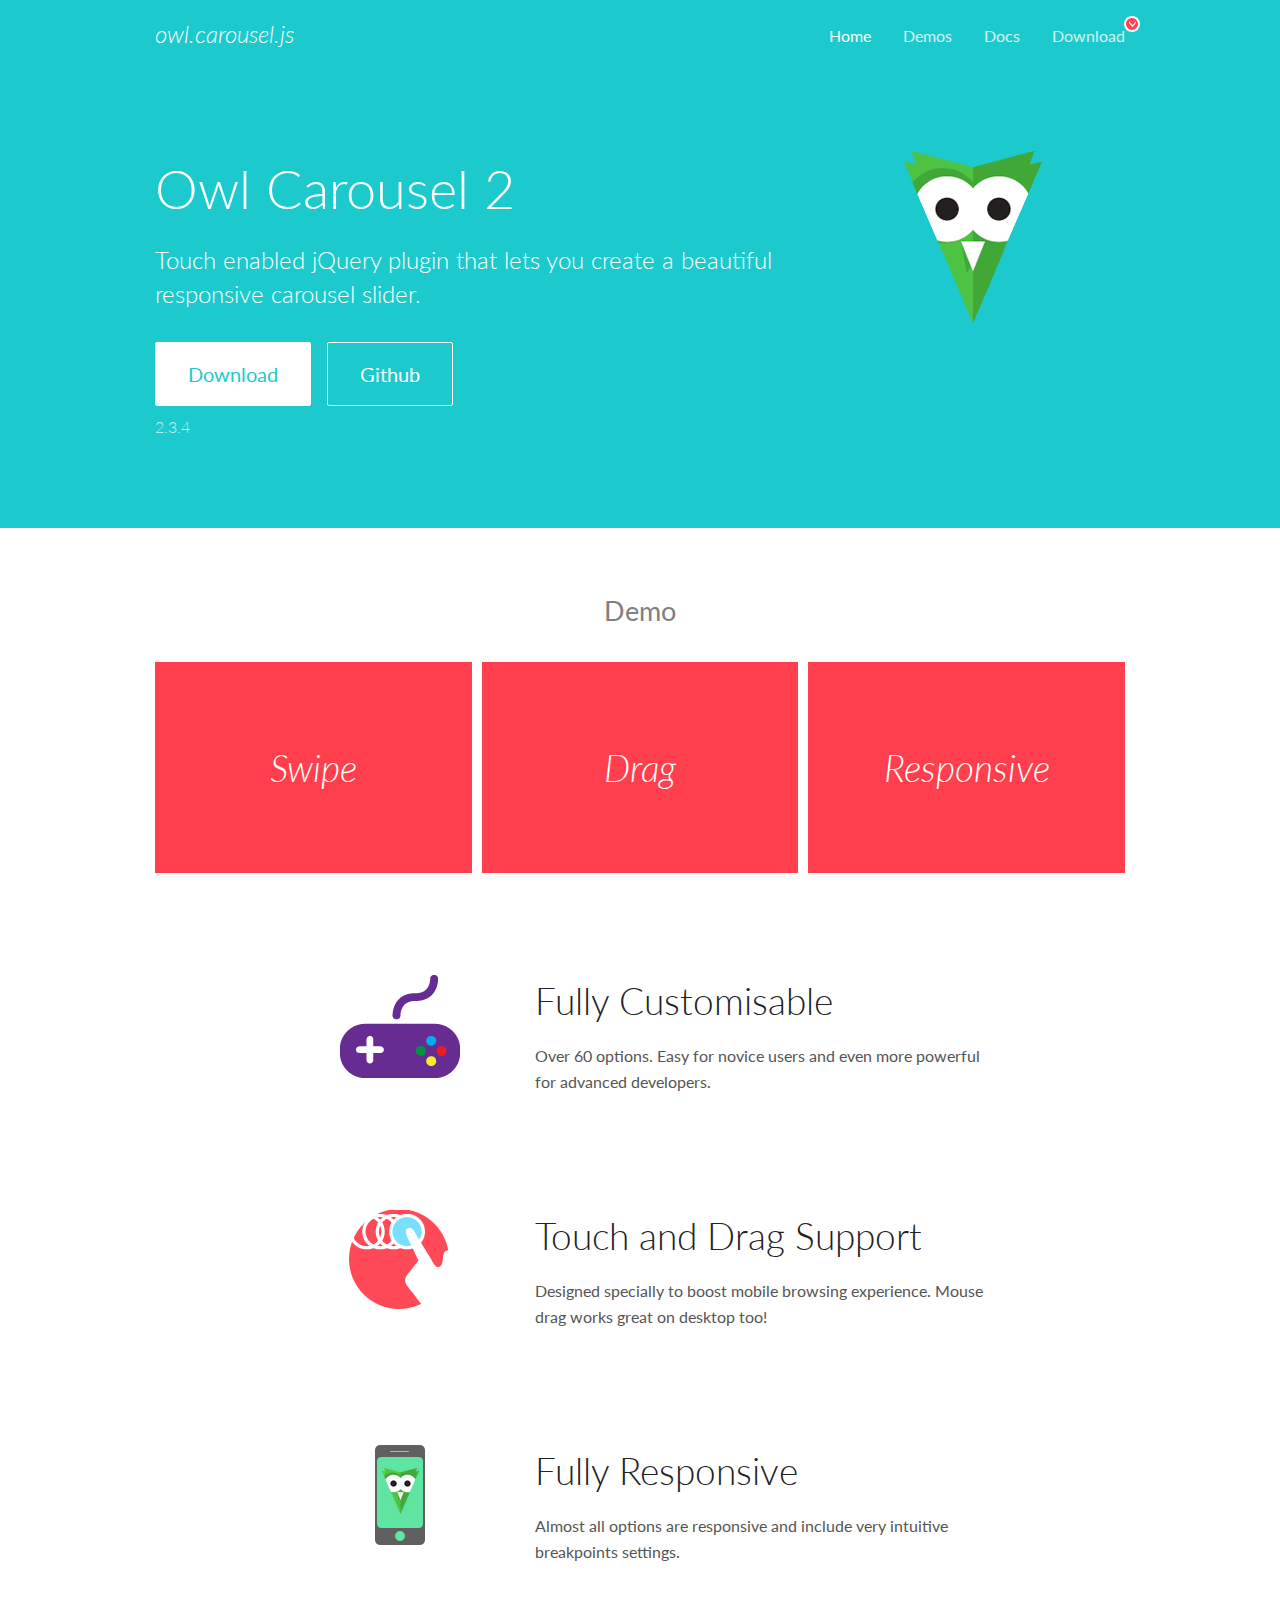
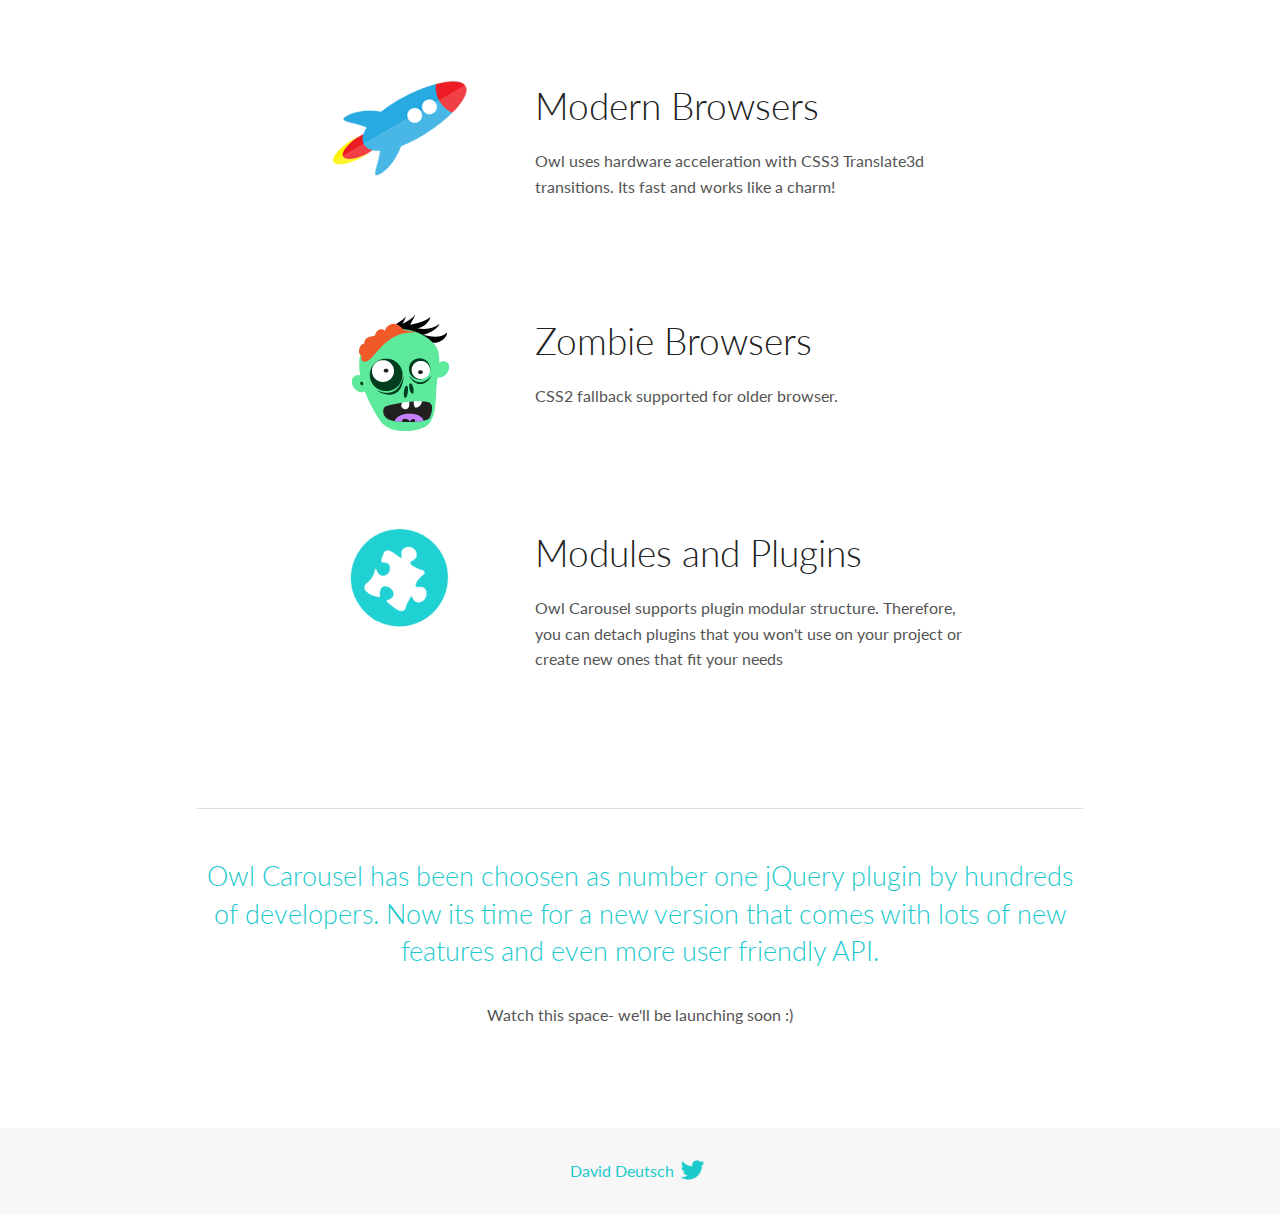
<file: assets/plugins/owl-carousel/docs/index.html>
<!DOCTYPE html>
<html lang="en">
  <head>

    <!-- head -->
    <meta charset="utf-8">
    <meta name="msapplication-tap-highlight" content="no" />
    <meta name="viewport" content="width=device-width, initial-scale=1.0" />
    <meta name="description" content="Touch enabled jQuery plugin that lets you create beautiful responsive carousel slider.">
    <meta name="author" content="David Deutsch">
    <title>
      Home | Owl Carousel | 2.3.4
    </title>

    <!-- Stylesheets -->
    <link href='https://fonts.googleapis.com/css?family=Lato:300,400,700,400italic,300italic' rel='stylesheet' type='text/css'>
    <link rel="stylesheet" href="assets/css/docs.theme.min.css">

    <!-- Owl Stylesheets -->
    <link rel="stylesheet" href="assets/owlcarousel/assets/owl.carousel.min.css">
    <link rel="stylesheet" href="assets/owlcarousel/assets/owl.theme.default.min.css">

    <!-- HTML5 shim and Respond.js IE8 support of HTML5 elements and media queries -->

    <!--[if lt IE 9]>
      <script src="https://oss.maxcdn.com/libs/html5shiv/3.7.0/html5shiv.js"></script>
      <script src="https://oss.maxcdn.com/libs/respond.js/1.3.0/respond.min.js"></script>
    <![endif]-->

    <!-- Favicons -->
    <link rel="apple-touch-icon-precomposed" sizes="144x144" href="assets/ico/apple-touch-icon-144-precomposed.png">
    <link rel="shortcut icon" href="assets/ico/favicon.png">
    <link rel="shortcut icon" href="favicon.ico">

    <!-- Yeah i know js should not be in header. Its required for demos.-->

    <!-- javascript -->
    <script src="assets/vendors/jquery.min.js"></script>
    <script src="assets/owlcarousel/owl.carousel.js"></script>
  </head>
  <body>

    <!-- header -->
    <header class="header">
      <div class="row">
        <div class="large-12 columns">
          <div class="brand left">
            <h3>
              <a href="/OwlCarousel2/">owl.carousel.js</a> 
            </h3>
          </div>
          <a id="toggle-nav" class="right">
            <span></span> <span></span> <span></span> 
          </a> 
          <div class="nav-bar">
            <ul class="clearfix">
              <li class="active">
                <a href="/OwlCarousel2/index.html">Home</a> 
              </li>
              <li> <a href="/OwlCarousel2/demos/demos.html">Demos</a>  </li>
              <li> <a href="/OwlCarousel2/docs/started-welcome.html">Docs</a>  </li>
              <li>
                <a href="https://github.com/OwlCarousel2/OwlCarousel2/archive/2.3.4.zip">Download</a> 
                <span class="download"></span> 
              </li>
            </ul>
          </div>
        </div>
      </div>
    </header>

    <!-- home panel -->
    <section id="hero">
      <div class="row">
        <div class="large-8 medium-8 columns">
          <h1>Owl Carousel 2</h1>
          <h4>Touch enabled jQuery plugin that lets you create a beautiful responsive carousel slider.</h4>
          <a href="https://github.com/OwlCarousel2/OwlCarousel2/archive/2.3.4.zip" class="hero-button">Download</a> 
          <a href="https://github.com/OwlCarousel2/OwlCarousel2" class="hero-button outline">Github</a> 
          <p>2.3.4</p>
        </div>
        <div class="large-4 medium-4 columns">
          <img class="owl-logo" src="assets/img/owl-logo.png" alt="mr. Owl">
        </div>
      </div>
    </section>

    <!-- body -->
    <div class="home-demo">
      <div class="row">
        <div class="large-12 columns">
          <h3>Demo</h3>
          <div class="owl-carousel">
            <div class="item">
              <h2>Swipe</h2>
            </div>
            <div class="item">
              <h2>Drag</h2>
            </div>
            <div class="item">
              <h2>Responsive</h2>
            </div>
            <div class="item">
              <h2>CSS3</h2>
            </div>
            <div class="item">
              <h2>Fast</h2>
            </div>
            <div class="item">
              <h2>Easy</h2>
            </div>
            <div class="item">
              <h2>Free</h2>
            </div>
            <div class="item">
              <h2>Upgradable</h2>
            </div>
            <div class="item">
              <h2>Tons of options</h2>
            </div>
            <div class="item">
              <h2>Infinity</h2>
            </div>
            <div class="item">
              <h2>Auto Width</h2>
            </div>
          </div>
        </div>
      </div>
    </div>
    <script>
      var owl = $('.owl-carousel');
      owl.owlCarousel({
        margin: 10,
        loop: true,
        responsive: {
          0: {
            items: 1
          },
          600: {
            items: 2
          },
          1000: {
            items: 3
          }
        }
      })
    </script>

    <!-- features -->
    <div id="features">
      <div class="row">
        <div class="small-12 medium-9 small-centered columns">
          <section class="row feature">
            <div class="medium-4 small-12 columns">
              <img src="assets/img/feature-options.png" alt="">
            </div>
            <div class="medium-8 small-12 columns">
              <h2>Fully Customisable</h2>
              <p>Over 60 options. Easy for novice users and even more powerful for advanced developers.</p>
            </div>
          </section>
          <section class="row feature">
            <div class="medium-4 small-12 columns">
              <img src="assets/img/feature-drag.png" alt="">
            </div>
            <div class="medium-8 small-12 columns">
              <h2>Touch and Drag Support</h2>
              <p>Designed specially to boost mobile browsing experience. Mouse drag works great on desktop too!</p>
            </div>
          </section>
          <section class="row feature">
            <div class="medium-4 small-12 columns">
              <img src="assets/img/feature-responsive.png" alt="">
            </div>
            <div class="medium-8 small-12 columns">
              <h2>Fully Responsive</h2>
              <p>Almost all options are responsive and include very intuitive breakpoints settings.</p>
            </div>
          </section>
          <section class="row feature">
            <div class="medium-4 small-12 columns">
              <img src="assets/img/feature-modern.png" alt="">
            </div>
            <div class="medium-8 small-12 columns">
              <h2>Modern Browsers</h2>
              <p>Owl uses hardware acceleration with CSS3 Translate3d transitions. Its fast and works like a charm! </p>
            </div>
          </section>
          <section class="row feature">
            <div class="medium-4 small-12 columns">
              <img src="assets/img/feature-zombie.png" alt="">
            </div>
            <div class="medium-8 small-12 columns">
              <h2>Zombie Browsers</h2>
              <p>CSS2 fallback supported for older browser.</p>
            </div>
          </section>
          <section class="row feature">
            <div class="medium-4 small-12 columns">
              <img src="assets/img/feature-module.png" alt="">
            </div>
            <div class="medium-8 small-12 columns">
              <h2>Modules and Plugins</h2>
              <p>Owl Carousel supports plugin modular structure. Therefore, you can detach plugins that you won&#x27;t use on your project or create new ones that fit your needs</p>
            </div>
          </section>
        </div>
      </div>
    </div>

    <!-- footer -->
    <section id="teaser-text">
      <div class="row">
        <div class="small-12 medium-11 small-centered columns">
          <hr>
          <h3 id="owl-carousel-has-been-choosen-as-number-one-jquery-plugin-by-hundreds-of-developers-now-its-time-for-a-new-version-that-comes-with-lots-of-new-features-and-even-more-user-friendly-api-">Owl Carousel has been choosen as number one jQuery plugin by hundreds of developers. Now its time for a new version that comes with lots of new features and even more user friendly API.</h3>
          <p>Watch this space- we&#39;ll be launching soon :)</p>
        </div>
      </div>
    </section>

    <!-- footer -->
    <footer class="footer">
      <div class="row">
        <div class="large-12 columns">
          <h5>
            <a href="/OwlCarousel2/docs/support-contact.html">David Deutsch</a> 
            <a id="custom-tweet-button" href="https://twitter.com/share?url=https://github.com/OwlCarousel2/OwlCarousel2&text=Owl Carousel - This is so awesome! " target="_blank"></a> 
          </h5>
        </div>
      </div>
    </footer>

    <!-- vendors -->
    <script src="assets/vendors/highlight.js"></script>
    <script src="assets/js/app.js"></script>
  </body>
</html>
</file>
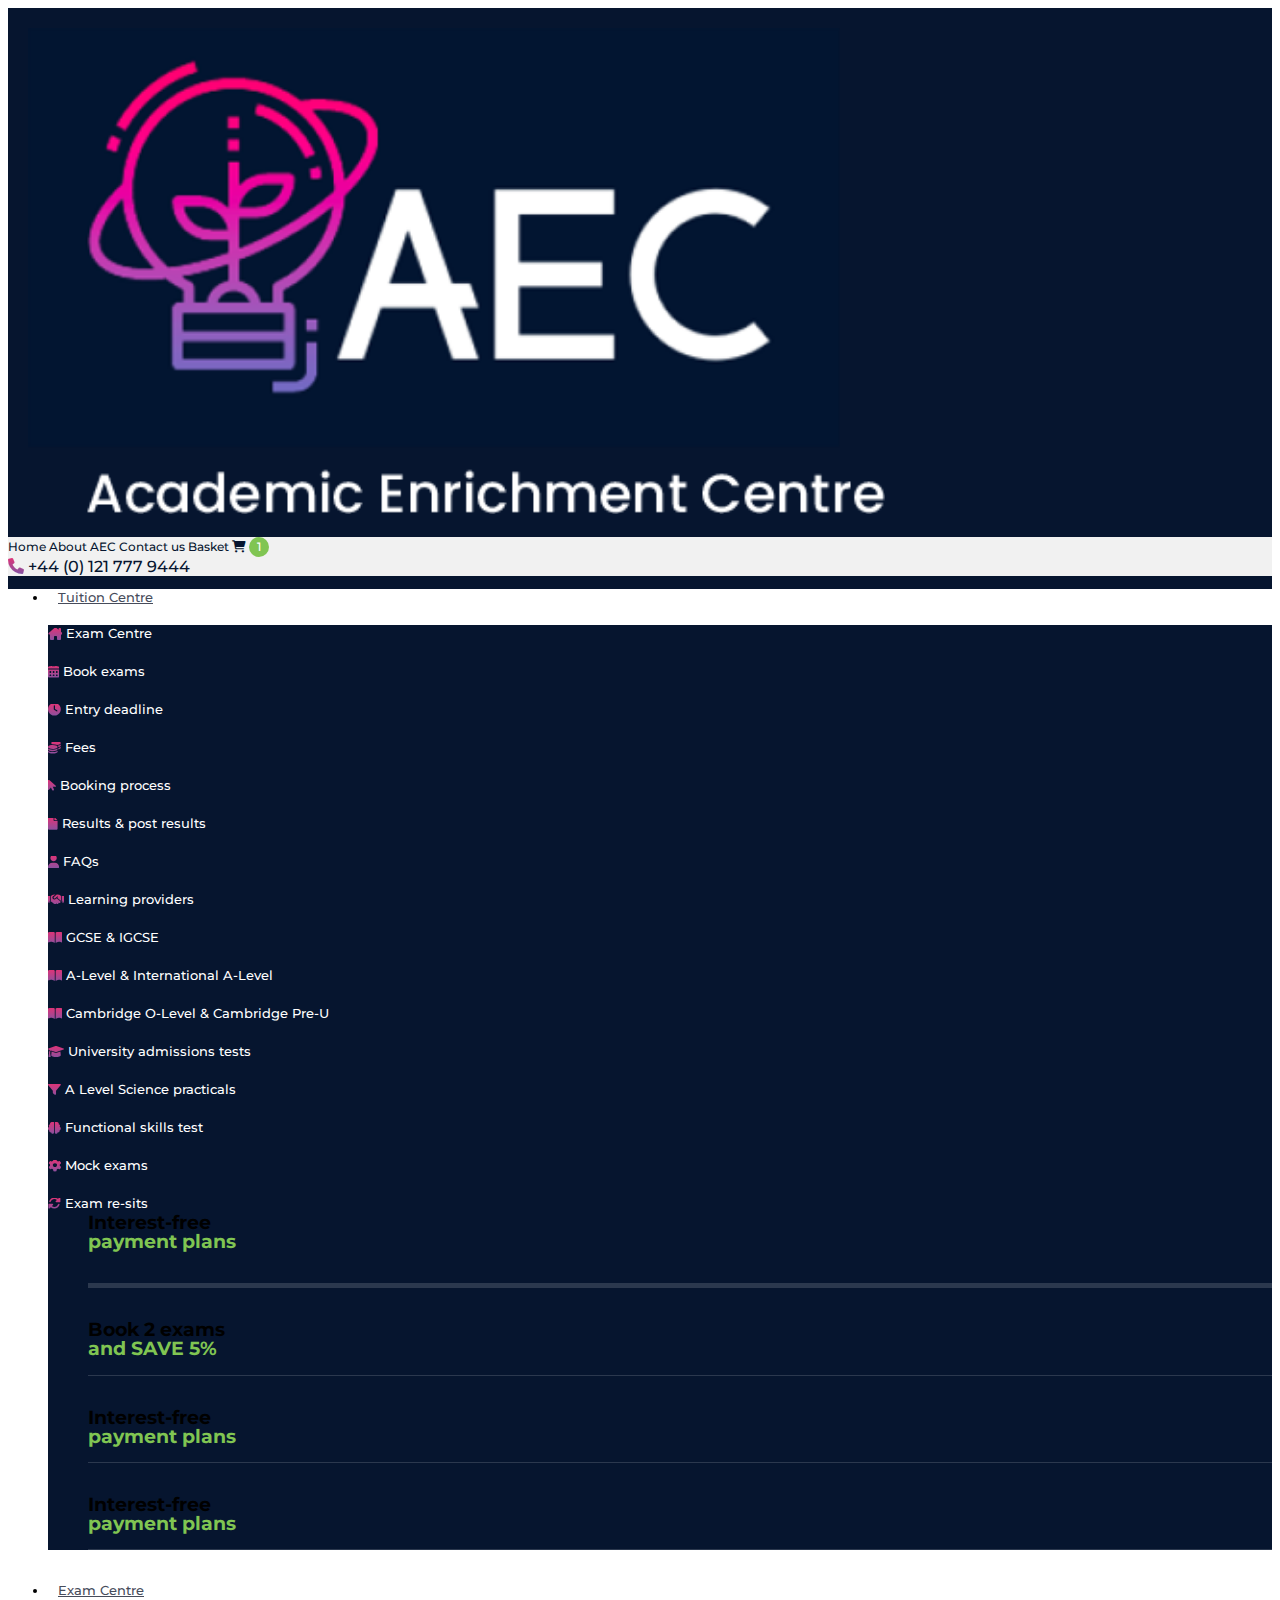
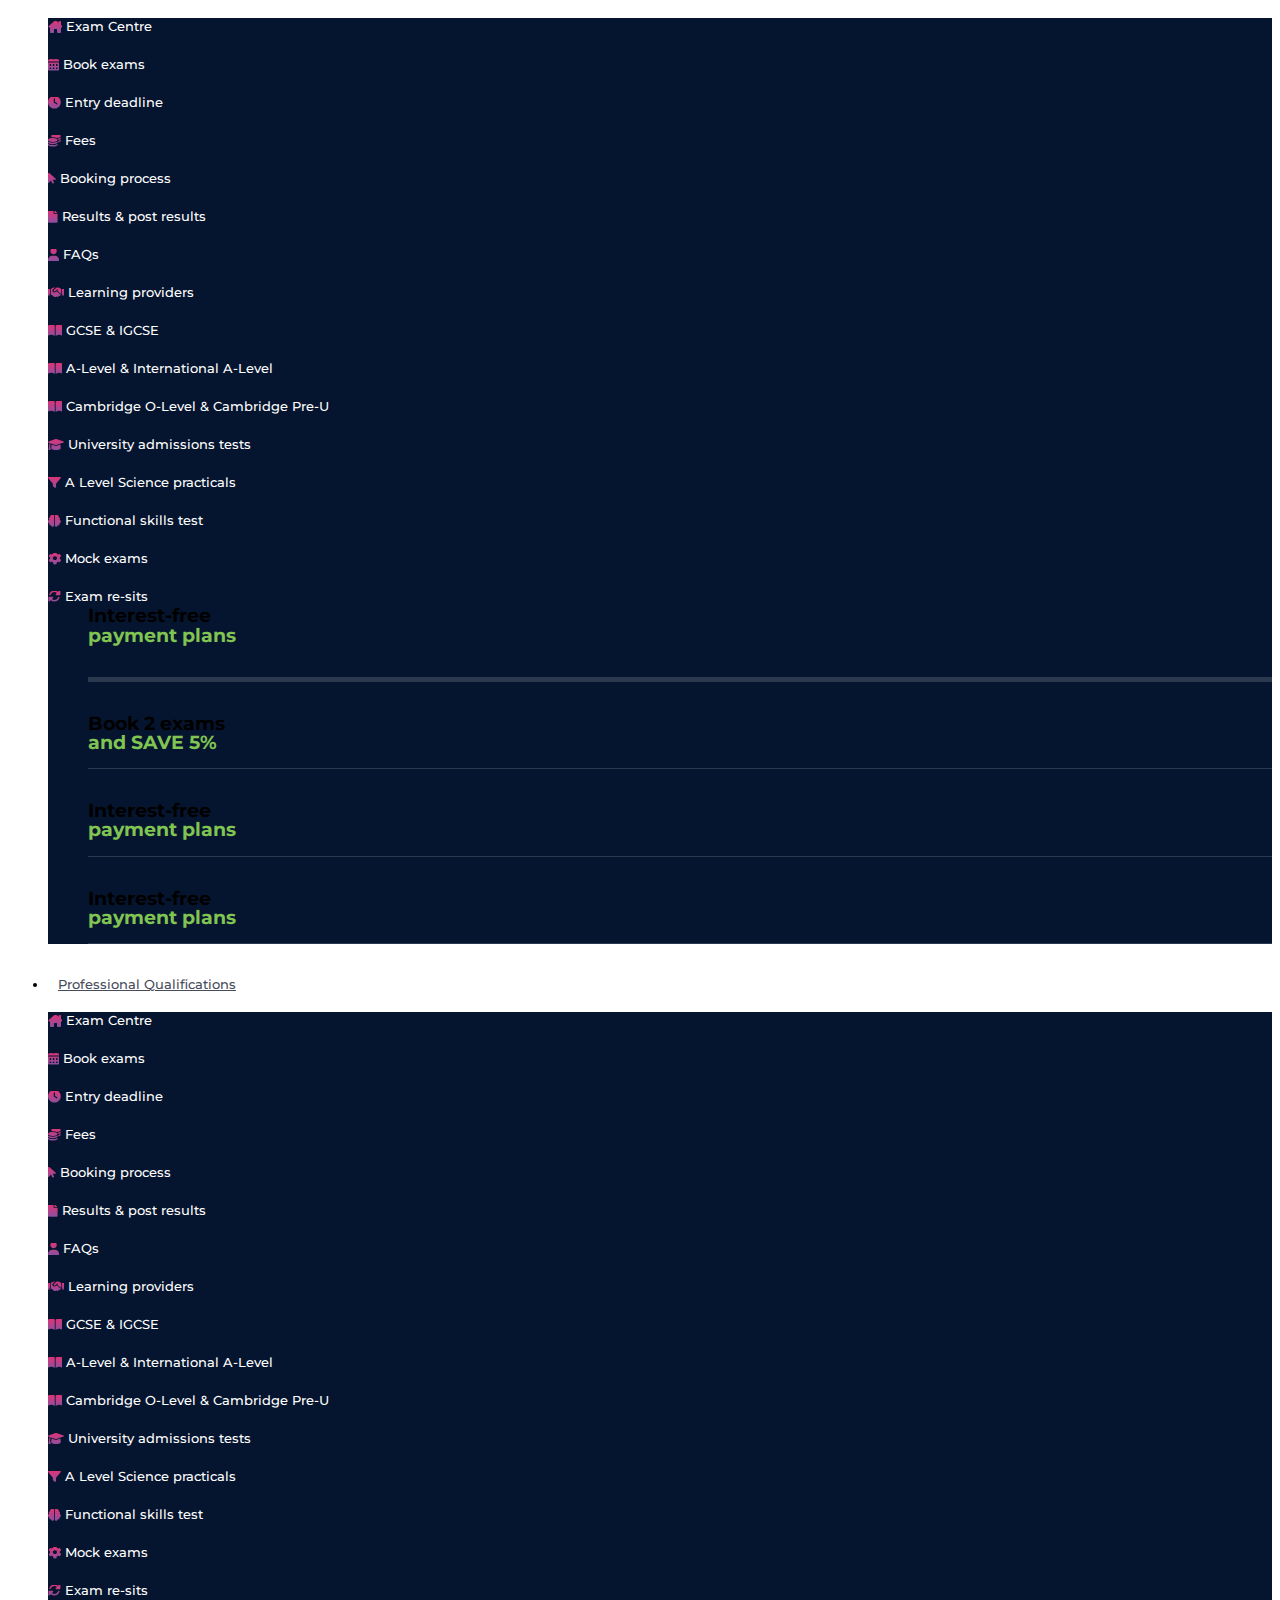
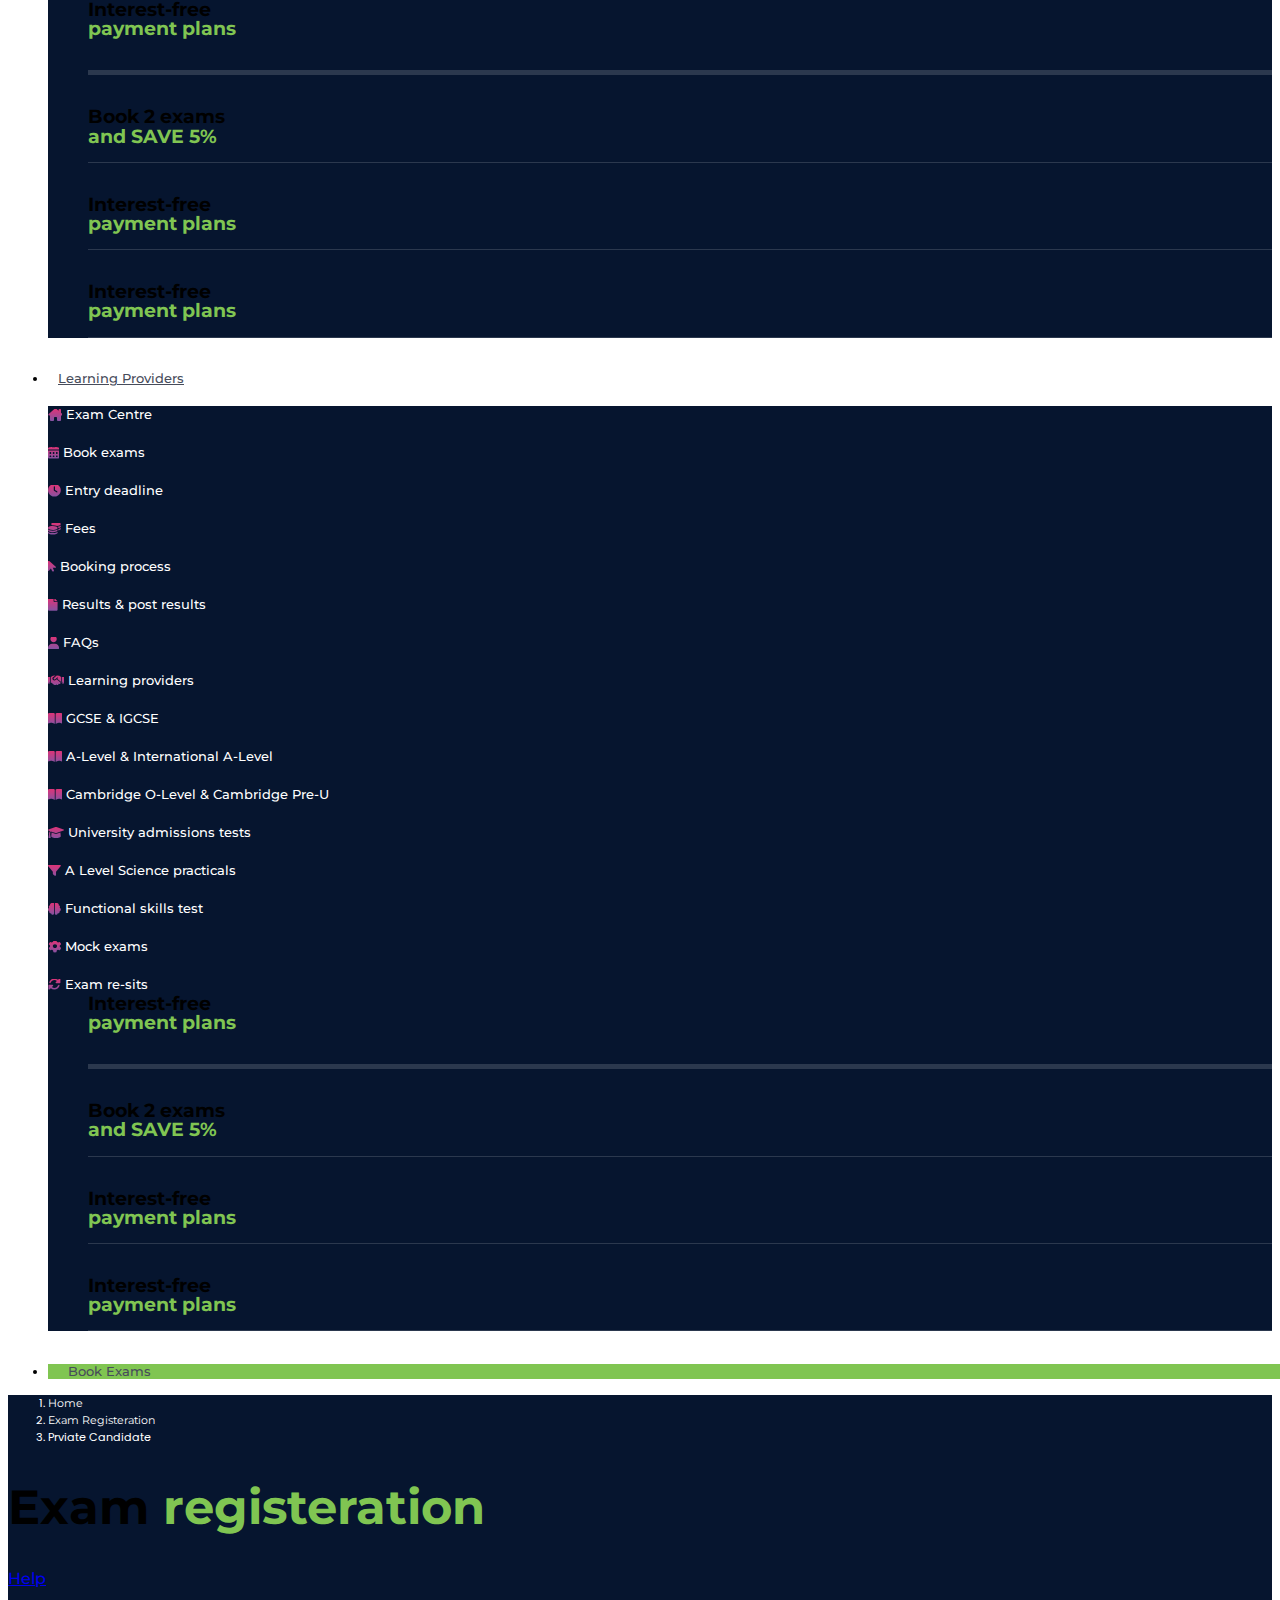
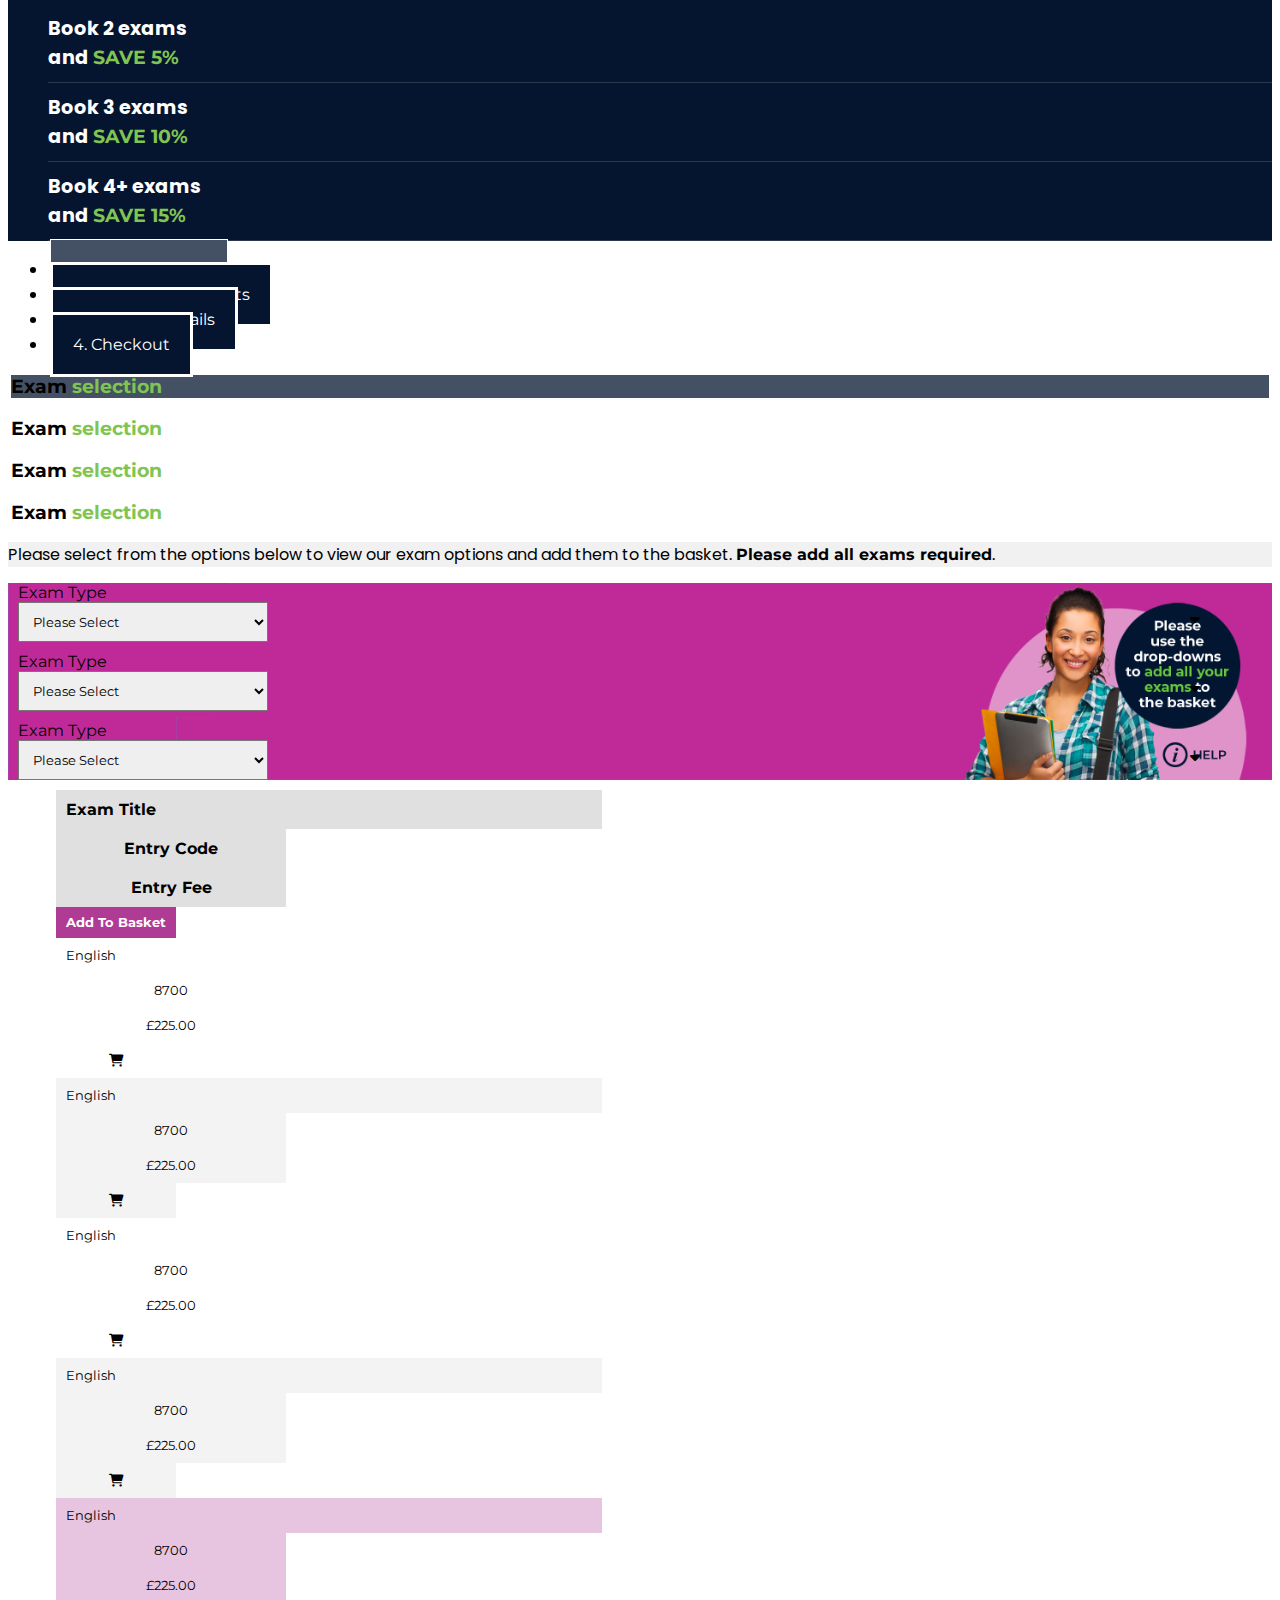
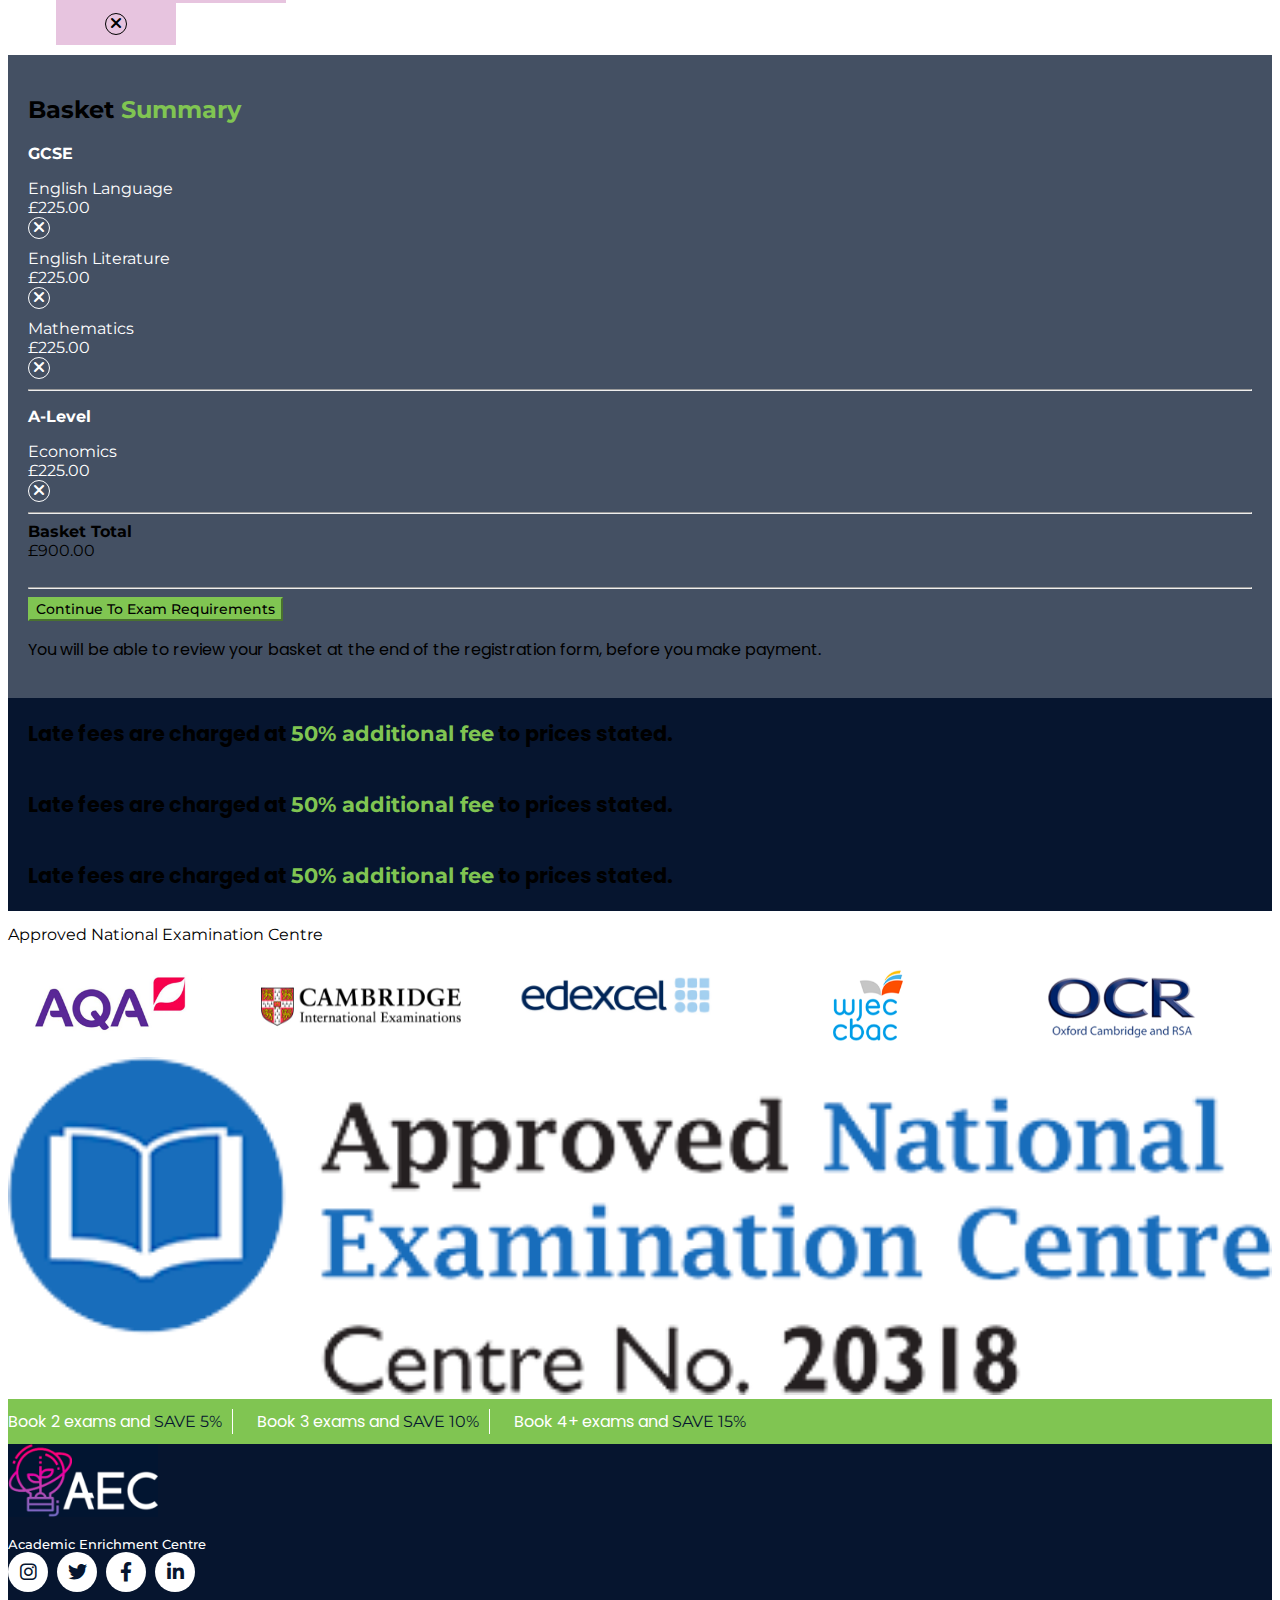
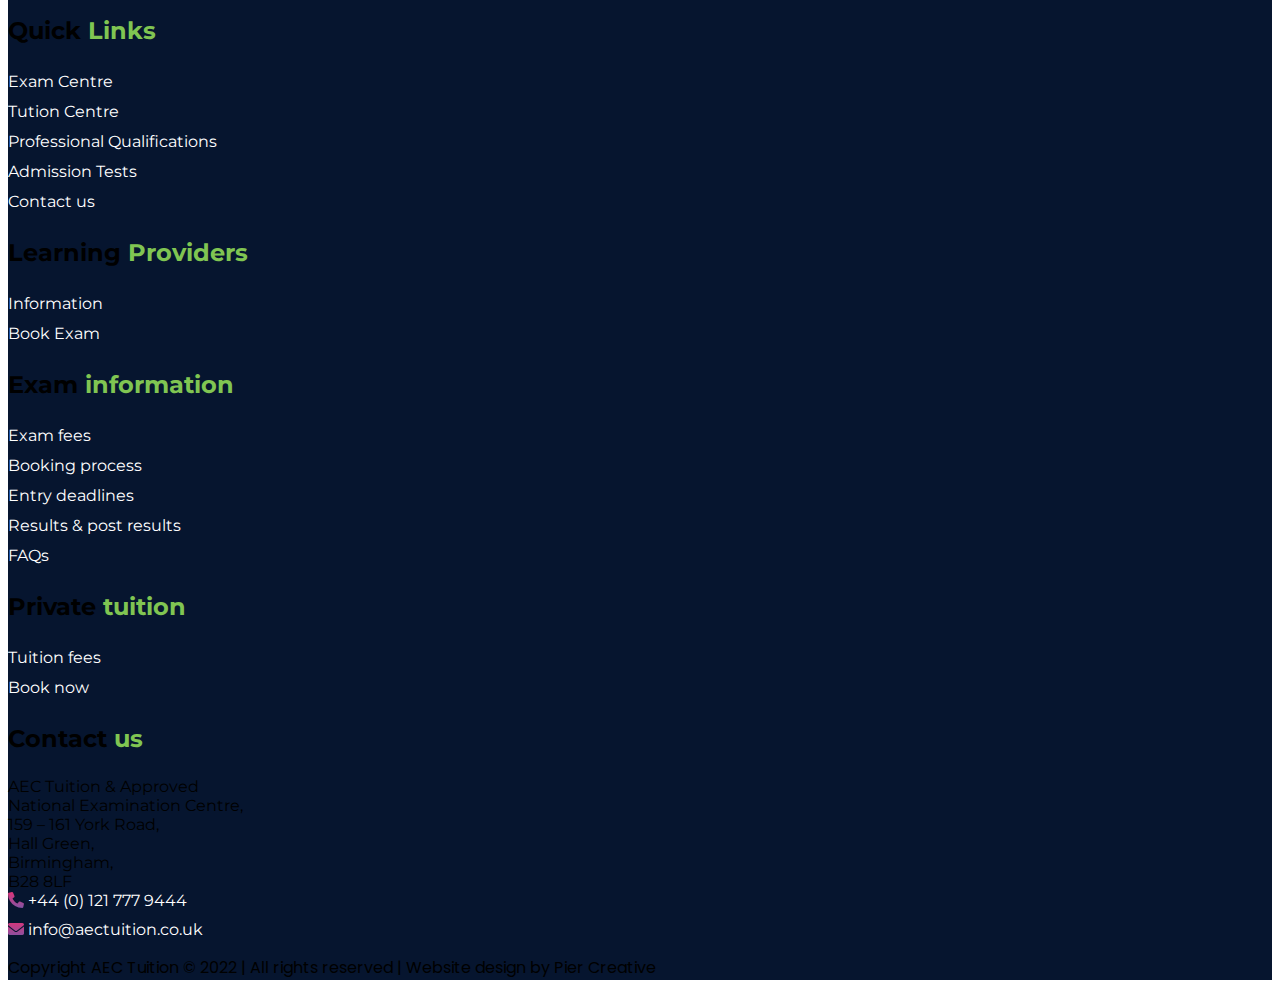
<file: page_2.html>
<!doctype html>
<html lang="en">

<head>
    <!-- Required meta tags -->
    <meta charset="utf-8">
    <meta name="viewport" content="width=device-width, initial-scale=1">

    <!-- Bootstrap CSS -->
    <link href="https://cdn.jsdelivr.net/npm/bootstrap@5.0.2/dist/css/bootstrap.min.css" rel="stylesheet"
        integrity="sha384-EVSTQN3/azprG1Anm3QDgpJLIm9Nao0Yz1ztcQTwFspd3yD65VohhpuuCOmLASjC" crossorigin="anonymous">
    <!-- Google Fonts -->
    <link rel="preconnect" href="https://fonts.googleapis.com">
    <link rel="preconnect" href="https://fonts.gstatic.com" crossorigin>
    <link
        href="https://fonts.googleapis.com/css2?family=Montserrat:ital,wght@0,100;0,200;0,300;0,400;0,500;0,600;0,700;0,800;0,900;1,100;1,200;1,300;1,400;1,500;1,600;1,700;1,800;1,900&family=Poppins:ital,wght@0,100;0,200;0,300;0,400;0,500;0,600;0,700;0,800;0,900;1,100;1,200;1,300;1,400;1,500;1,600;1,700;1,800;1,900&display=swap"
        rel="stylesheet">
    <!-- Font Awesome -->
    <link rel="stylesheet" href="assets/plugins/fontawesome/css/all.css">
    <!-- Owl Carousel -->
    <link rel="stylesheet" href="assets/plugins/owl-carousel/dist/assets/owl.carousel.min.css">
    <link rel="stylesheet" href="assets/plugins/owl-carousel/dist/assets/owl.theme.default.min.css">
    <!-- Custom CSS -->
    <link rel="stylesheet" href="assets/styles/style.css">
    <title>Home</title>
</head>

<body>

    <!-- Header -->
    <header id="header">
        <div class="container-fluid p-0 desktop">
            <div class="row g-0">
                <div class="col-md-2">
                    <div class="brand-logo">
                        <a href="#">
                            <img src="/assets/images/logo-footer.png" width="70%" alt="">
                        </a>
                    </div>
                </div>
                <div class="col-md-10">
                    <div id="topbar" class="topbar d-flex align-items-center px-5">
                        <nav class="nav ms-auto">
                            <a class="nav-link active" aria-current="page" href="#">Home</a>
                            <a class="nav-link" href="#">About AEC</a>
                            <a class="nav-link" href="#">Contact us</a>
                            <a class="nav-link" href="#">Basket
                                <i class="fa-solid fa-cart-shopping"></i>
                                <span class="count">1</span>
                            </a>
                        </nav>
                        <a class="icon gradient-icon cta ms-5">
                            <i class="fa-solid fa-phone"></i>
                            <span class="text">+44 (0) 121 777 9444</span>
                        </a>

                    </div>
                    <div id="mainnav" class="mainnav d-flex align-items-center justify-content-end">
                        <ul class="navbar-nav ms-auto mb-2 mb-lg-0 p-0">

                            <!-- Tuition Centre -->
                            <li class="nav-item dropdown">
                                <a class="nav-link dropdown-toggle" href="#" id="navbarDropdown" role="button"
                                    data-bs-toggle="dropdown" aria-expanded="false">
                                    Tuition Centre
                                </a>
                                <div class="dropdown-menu" aria-labelledby="navbarDropdown">
                                    <div class="container">
                                        <div class="row py-5">
                                            <div class="col-md-4">
                                                <ul class="dropdwon-items">
                                                    <li class="dropdown-item">
                                                        <a href="#" class="dropdown-link gradient-icon">
                                                            <i class="fa-solid fa-house-chimney"></i>
                                                            <span class="text">Exam Centre</span>
                                                        </a>
                                                    </li>
                                                    <li class="dropdown-item">
                                                        <a href="#" class="dropdown-link gradient-icon">
                                                            <i class="fa-solid fa-calendar-days"></i>
                                                            <span class="text">Book exams</span>
                                                        </a>
                                                    </li>
                                                    <li class="dropdown-item">
                                                        <a href="#" class="dropdown-link gradient-icon">
                                                            <i class="fa-solid fa-clock"></i>
                                                            <span class="text">Entry deadline</span>
                                                        </a>
                                                    </li>
                                                    <li class="dropdown-item">
                                                        <a href="#" class="dropdown-link gradient-icon">
                                                            <i class="fa-solid fa-coins"></i>
                                                            <span class="text">Fees</span>
                                                        </a>
                                                    </li>
                                                    <li class="dropdown-item">
                                                        <a href="#" class="dropdown-link gradient-icon">
                                                            <i class="fa-solid fa-arrow-pointer"></i>
                                                            <span class="text">Booking process</span>
                                                        </a>
                                                    </li>
                                                    <li class="dropdown-item">
                                                        <a href="#" class="dropdown-link gradient-icon">
                                                            <i class="fa-solid fa-file"></i>
                                                            <span class="text">Results & post results</span>
                                                        </a>
                                                    </li>
                                                    <li class="dropdown-item">
                                                        <a href="#" class="dropdown-link gradient-icon">
                                                            <i class="fa-solid fa-user"></i>
                                                            <span class="text">FAQs</span>
                                                        </a>
                                                    </li>
                                                    <li class="dropdown-item">
                                                        <a href="#" class="dropdown-link gradient-icon">
                                                            <i class="fa-solid fa-handshake"></i>
                                                            <span class="text">Learning providers</span>
                                                        </a>
                                                    </li>
                                                </ul>
                                            </div>
                                            <div class="col-md-4">
                                                <ul class="dropdwon-items">
                                                    <li class="dropdown-item">
                                                        <a href="#" class="dropdown-link gradient-icon">
                                                            <i class="fa-solid fa-book-open"></i>
                                                            <span class="text">GCSE & IGCSE</span>
                                                        </a>
                                                    </li>
                                                    <li class="dropdown-item">
                                                        <a href="#" class="dropdown-link gradient-icon">
                                                            <i class="fa-solid fa-book-open"></i>
                                                            <span class="text">A-Level & International A-Level</span>
                                                        </a>
                                                    </li>
                                                    <li class="dropdown-item">
                                                        <a href="#" class="dropdown-link gradient-icon">
                                                            <i class="fa-solid fa-book-open"></i>
                                                            <span class="text">Cambridge O-Level & Cambridge
                                                                Pre-U</span>
                                                        </a>
                                                    </li>
                                                    <li class="dropdown-item">
                                                        <a href="#" class="dropdown-link gradient-icon">
                                                            <i class="fa-solid fa-graduation-cap"></i>
                                                            <span class="text">University admissions tests</span>
                                                        </a>
                                                    </li>
                                                    <li class="dropdown-item">
                                                        <a href="#" class="dropdown-link gradient-icon">
                                                            <i class="fa-solid fa-filter"></i>
                                                            <span class="text">A Level Science practicals</span>
                                                        </a>
                                                    </li>
                                                    <li class="dropdown-item">
                                                        <a href="#" class="dropdown-link gradient-icon">
                                                            <i class="fa-solid fa-brain"></i>
                                                            <span class="text">Functional skills test</span>
                                                        </a>
                                                    </li>
                                                    <li class="dropdown-item">
                                                        <a href="#" class="dropdown-link gradient-icon">
                                                            <i class="fa-solid fa-gear"></i>
                                                            <span class="text">Mock exams</span>
                                                        </a>
                                                    </li>
                                                    <li class="dropdown-item">
                                                        <a href="#" class="dropdown-link gradient-icon">
                                                            <i class="fa-solid fa-rotate"></i>
                                                            <span class="text">Exam re-sits</span>
                                                        </a>
                                                    </li>
                                                </ul>
                                            </div>
                                            <div class="col-md-3">
                                                <ul class="promotion text-white">
                                                    <li>
                                                        <span class="text">Interest-free </span> <br>
                                                        <span class="green">payment plans</span>
                                                    </li>
                                                    <li class="divider">
                                                        <div></div>
                                                    </li>
                                                    <li>
                                                        <span class="text">Book 2 exams </span> <br>
                                                        <span class="green">and SAVE 5%</span>
                                                    </li>
                                                    <li>
                                                        <span class="text">Interest-free </span> <br>
                                                        <span class="green">payment plans</span>
                                                    </li>
                                                    <li>
                                                        <span class="text">Interest-free </span> <br>
                                                        <span class="green">payment plans</span>
                                                    </li>
                                                </ul>
                                            </div>
                                        </div>
                                    </div>
                                </div>
                            </li>
                            <!-- End Tuition Centre -->

                            <!-- Exam Centre-->
                            <li class="nav-item dropdown">
                                <a class="nav-link dropdown-toggle" href="#" id="navbarDropdown" role="button"
                                    data-bs-toggle="dropdown" aria-expanded="false">
                                    Exam Centre
                                </a>
                                <div class="dropdown-menu" aria-labelledby="navbarDropdown">
                                    <div class="container">
                                        <div class="row py-5">
                                            <div class="col-md-4">
                                                <ul class="dropdwon-items">
                                                    <li class="dropdown-item">
                                                        <a href="#" class="dropdown-link gradient-icon">
                                                            <i class="fa-solid fa-house-chimney"></i>
                                                            <span class="text">Exam Centre</span>
                                                        </a>
                                                    </li>
                                                    <li class="dropdown-item">
                                                        <a href="#" class="dropdown-link gradient-icon">
                                                            <i class="fa-solid fa-calendar-days"></i>
                                                            <span class="text">Book exams</span>
                                                        </a>
                                                    </li>
                                                    <li class="dropdown-item">
                                                        <a href="#" class="dropdown-link gradient-icon">
                                                            <i class="fa-solid fa-clock"></i>
                                                            <span class="text">Entry deadline</span>
                                                        </a>
                                                    </li>
                                                    <li class="dropdown-item">
                                                        <a href="#" class="dropdown-link gradient-icon">
                                                            <i class="fa-solid fa-coins"></i>
                                                            <span class="text">Fees</span>
                                                        </a>
                                                    </li>
                                                    <li class="dropdown-item">
                                                        <a href="#" class="dropdown-link gradient-icon">
                                                            <i class="fa-solid fa-arrow-pointer"></i>
                                                            <span class="text">Booking process</span>
                                                        </a>
                                                    </li>
                                                    <li class="dropdown-item">
                                                        <a href="#" class="dropdown-link gradient-icon">
                                                            <i class="fa-solid fa-file"></i>
                                                            <span class="text">Results & post results</span>
                                                        </a>
                                                    </li>
                                                    <li class="dropdown-item">
                                                        <a href="#" class="dropdown-link gradient-icon">
                                                            <i class="fa-solid fa-user"></i>
                                                            <span class="text">FAQs</span>
                                                        </a>
                                                    </li>
                                                    <li class="dropdown-item">
                                                        <a href="#" class="dropdown-link gradient-icon">
                                                            <i class="fa-solid fa-handshake"></i>
                                                            <span class="text">Learning providers</span>
                                                        </a>
                                                    </li>
                                                </ul>
                                            </div>
                                            <div class="col-md-4">
                                                <ul class="dropdwon-items">
                                                    <li class="dropdown-item">
                                                        <a href="#" class="dropdown-link gradient-icon">
                                                            <i class="fa-solid fa-book-open"></i>
                                                            <span class="text">GCSE & IGCSE</span>
                                                        </a>
                                                    </li>
                                                    <li class="dropdown-item">
                                                        <a href="#" class="dropdown-link gradient-icon">
                                                            <i class="fa-solid fa-book-open"></i>
                                                            <span class="text">A-Level & International A-Level</span>
                                                        </a>
                                                    </li>
                                                    <li class="dropdown-item">
                                                        <a href="#" class="dropdown-link gradient-icon">
                                                            <i class="fa-solid fa-book-open"></i>
                                                            <span class="text">Cambridge O-Level & Cambridge
                                                                Pre-U</span>
                                                        </a>
                                                    </li>
                                                    <li class="dropdown-item">
                                                        <a href="#" class="dropdown-link gradient-icon">
                                                            <i class="fa-solid fa-graduation-cap"></i>
                                                            <span class="text">University admissions tests</span>
                                                        </a>
                                                    </li>
                                                    <li class="dropdown-item">
                                                        <a href="#" class="dropdown-link gradient-icon">
                                                            <i class="fa-solid fa-filter"></i>
                                                            <span class="text">A Level Science practicals</span>
                                                        </a>
                                                    </li>
                                                    <li class="dropdown-item">
                                                        <a href="#" class="dropdown-link gradient-icon">
                                                            <i class="fa-solid fa-brain"></i>
                                                            <span class="text">Functional skills test</span>
                                                        </a>
                                                    </li>
                                                    <li class="dropdown-item">
                                                        <a href="#" class="dropdown-link gradient-icon">
                                                            <i class="fa-solid fa-gear"></i>
                                                            <span class="text">Mock exams</span>
                                                        </a>
                                                    </li>
                                                    <li class="dropdown-item">
                                                        <a href="#" class="dropdown-link gradient-icon">
                                                            <i class="fa-solid fa-rotate"></i>
                                                            <span class="text">Exam re-sits</span>
                                                        </a>
                                                    </li>
                                                </ul>
                                            </div>
                                            <div class="col-md-3">
                                                <ul class="promotion text-white">
                                                    <li>
                                                        <span class="text">Interest-free </span> <br>
                                                        <span class="green">payment plans</span>
                                                    </li>
                                                    <li class="divider">
                                                        <div></div>
                                                    </li>
                                                    <li>
                                                        <span class="text">Book 2 exams </span> <br>
                                                        <span class="green">and SAVE 5%</span>
                                                    </li>
                                                    <li>
                                                        <span class="text">Interest-free </span> <br>
                                                        <span class="green">payment plans</span>
                                                    </li>
                                                    <li>
                                                        <span class="text">Interest-free </span> <br>
                                                        <span class="green">payment plans</span>
                                                    </li>
                                                </ul>
                                            </div>
                                        </div>
                                    </div>
                                </div>
                            </li>
                            <!-- End Exam Centre -->

                            <!-- Professional Qualifications -->
                            <li class="nav-item dropdown">
                                <a class="nav-link dropdown-toggle" href="#" id="navbarDropdown" role="button"
                                    data-bs-toggle="dropdown" aria-expanded="false">
                                    Professional Qualifications
                                </a>
                                <div class="dropdown-menu" aria-labelledby="navbarDropdown">
                                    <div class="container">
                                        <div class="row py-5">
                                            <div class="col-md-4">
                                                <ul class="dropdwon-items">
                                                    <li class="dropdown-item">
                                                        <a href="#" class="dropdown-link gradient-icon">
                                                            <i class="fa-solid fa-house-chimney"></i>
                                                            <span class="text">Exam Centre</span>
                                                        </a>
                                                    </li>
                                                    <li class="dropdown-item">
                                                        <a href="#" class="dropdown-link gradient-icon">
                                                            <i class="fa-solid fa-calendar-days"></i>
                                                            <span class="text">Book exams</span>
                                                        </a>
                                                    </li>
                                                    <li class="dropdown-item">
                                                        <a href="#" class="dropdown-link gradient-icon">
                                                            <i class="fa-solid fa-clock"></i>
                                                            <span class="text">Entry deadline</span>
                                                        </a>
                                                    </li>
                                                    <li class="dropdown-item">
                                                        <a href="#" class="dropdown-link gradient-icon">
                                                            <i class="fa-solid fa-coins"></i>
                                                            <span class="text">Fees</span>
                                                        </a>
                                                    </li>
                                                    <li class="dropdown-item">
                                                        <a href="#" class="dropdown-link gradient-icon">
                                                            <i class="fa-solid fa-arrow-pointer"></i>
                                                            <span class="text">Booking process</span>
                                                        </a>
                                                    </li>
                                                    <li class="dropdown-item">
                                                        <a href="#" class="dropdown-link gradient-icon">
                                                            <i class="fa-solid fa-file"></i>
                                                            <span class="text">Results & post results</span>
                                                        </a>
                                                    </li>
                                                    <li class="dropdown-item">
                                                        <a href="#" class="dropdown-link gradient-icon">
                                                            <i class="fa-solid fa-user"></i>
                                                            <span class="text">FAQs</span>
                                                        </a>
                                                    </li>
                                                    <li class="dropdown-item">
                                                        <a href="#" class="dropdown-link gradient-icon">
                                                            <i class="fa-solid fa-handshake"></i>
                                                            <span class="text">Learning providers</span>
                                                        </a>
                                                    </li>
                                                </ul>
                                            </div>
                                            <div class="col-md-4">
                                                <ul class="dropdwon-items">
                                                    <li class="dropdown-item">
                                                        <a href="#" class="dropdown-link gradient-icon">
                                                            <i class="fa-solid fa-book-open"></i>
                                                            <span class="text">GCSE & IGCSE</span>
                                                        </a>
                                                    </li>
                                                    <li class="dropdown-item">
                                                        <a href="#" class="dropdown-link gradient-icon">
                                                            <i class="fa-solid fa-book-open"></i>
                                                            <span class="text">A-Level & International A-Level</span>
                                                        </a>
                                                    </li>
                                                    <li class="dropdown-item">
                                                        <a href="#" class="dropdown-link gradient-icon">
                                                            <i class="fa-solid fa-book-open"></i>
                                                            <span class="text">Cambridge O-Level & Cambridge
                                                                Pre-U</span>
                                                        </a>
                                                    </li>
                                                    <li class="dropdown-item">
                                                        <a href="#" class="dropdown-link gradient-icon">
                                                            <i class="fa-solid fa-graduation-cap"></i>
                                                            <span class="text">University admissions tests</span>
                                                        </a>
                                                    </li>
                                                    <li class="dropdown-item">
                                                        <a href="#" class="dropdown-link gradient-icon">
                                                            <i class="fa-solid fa-filter"></i>
                                                            <span class="text">A Level Science practicals</span>
                                                        </a>
                                                    </li>
                                                    <li class="dropdown-item">
                                                        <a href="#" class="dropdown-link gradient-icon">
                                                            <i class="fa-solid fa-brain"></i>
                                                            <span class="text">Functional skills test</span>
                                                        </a>
                                                    </li>
                                                    <li class="dropdown-item">
                                                        <a href="#" class="dropdown-link gradient-icon">
                                                            <i class="fa-solid fa-gear"></i>
                                                            <span class="text">Mock exams</span>
                                                        </a>
                                                    </li>
                                                    <li class="dropdown-item">
                                                        <a href="#" class="dropdown-link gradient-icon">
                                                            <i class="fa-solid fa-rotate"></i>
                                                            <span class="text">Exam re-sits</span>
                                                        </a>
                                                    </li>
                                                </ul>
                                            </div>
                                            <div class="col-md-3">
                                                <ul class="promotion text-white">
                                                    <li>
                                                        <span class="text">Interest-free </span> <br>
                                                        <span class="green">payment plans</span>
                                                    </li>
                                                    <li class="divider">
                                                        <div></div>
                                                    </li>
                                                    <li>
                                                        <span class="text">Book 2 exams </span> <br>
                                                        <span class="green">and SAVE 5%</span>
                                                    </li>
                                                    <li>
                                                        <span class="text">Interest-free </span> <br>
                                                        <span class="green">payment plans</span>
                                                    </li>
                                                    <li>
                                                        <span class="text">Interest-free </span> <br>
                                                        <span class="green">payment plans</span>
                                                    </li>
                                                </ul>
                                            </div>
                                        </div>
                                    </div>
                                </div>
                            </li>
                            <!-- End Professional Qualifications -->

                            <!-- Learning Providers -->
                            <li class="nav-item dropdown">
                                <a class="nav-link dropdown-toggle" href="#" id="navbarDropdown" role="button"
                                    data-bs-toggle="dropdown" aria-expanded="false">
                                    Learning Providers
                                </a>
                                <div class="dropdown-menu" aria-labelledby="navbarDropdown">
                                    <div class="container">
                                        <div class="row py-5">
                                            <div class="col-md-4">
                                                <ul class="dropdwon-items">
                                                    <li class="dropdown-item">
                                                        <a href="#" class="dropdown-link gradient-icon">
                                                            <i class="fa-solid fa-house-chimney"></i>
                                                            <span class="text">Exam Centre</span>
                                                        </a>
                                                    </li>
                                                    <li class="dropdown-item">
                                                        <a href="#" class="dropdown-link gradient-icon">
                                                            <i class="fa-solid fa-calendar-days"></i>
                                                            <span class="text">Book exams</span>
                                                        </a>
                                                    </li>
                                                    <li class="dropdown-item">
                                                        <a href="#" class="dropdown-link gradient-icon">
                                                            <i class="fa-solid fa-clock"></i>
                                                            <span class="text">Entry deadline</span>
                                                        </a>
                                                    </li>
                                                    <li class="dropdown-item">
                                                        <a href="#" class="dropdown-link gradient-icon">
                                                            <i class="fa-solid fa-coins"></i>
                                                            <span class="text">Fees</span>
                                                        </a>
                                                    </li>
                                                    <li class="dropdown-item">
                                                        <a href="#" class="dropdown-link gradient-icon">
                                                            <i class="fa-solid fa-arrow-pointer"></i>
                                                            <span class="text">Booking process</span>
                                                        </a>
                                                    </li>
                                                    <li class="dropdown-item">
                                                        <a href="#" class="dropdown-link gradient-icon">
                                                            <i class="fa-solid fa-file"></i>
                                                            <span class="text">Results & post results</span>
                                                        </a>
                                                    </li>
                                                    <li class="dropdown-item">
                                                        <a href="#" class="dropdown-link gradient-icon">
                                                            <i class="fa-solid fa-user"></i>
                                                            <span class="text">FAQs</span>
                                                        </a>
                                                    </li>
                                                    <li class="dropdown-item">
                                                        <a href="#" class="dropdown-link gradient-icon">
                                                            <i class="fa-solid fa-handshake"></i>
                                                            <span class="text">Learning providers</span>
                                                        </a>
                                                    </li>
                                                </ul>
                                            </div>
                                            <div class="col-md-4">
                                                <ul class="dropdwon-items">
                                                    <li class="dropdown-item">
                                                        <a href="#" class="dropdown-link gradient-icon">
                                                            <i class="fa-solid fa-book-open"></i>
                                                            <span class="text">GCSE & IGCSE</span>
                                                        </a>
                                                    </li>
                                                    <li class="dropdown-item">
                                                        <a href="#" class="dropdown-link gradient-icon">
                                                            <i class="fa-solid fa-book-open"></i>
                                                            <span class="text">A-Level & International A-Level</span>
                                                        </a>
                                                    </li>
                                                    <li class="dropdown-item">
                                                        <a href="#" class="dropdown-link gradient-icon">
                                                            <i class="fa-solid fa-book-open"></i>
                                                            <span class="text">Cambridge O-Level & Cambridge
                                                                Pre-U</span>
                                                        </a>
                                                    </li>
                                                    <li class="dropdown-item">
                                                        <a href="#" class="dropdown-link gradient-icon">
                                                            <i class="fa-solid fa-graduation-cap"></i>
                                                            <span class="text">University admissions tests</span>
                                                        </a>
                                                    </li>
                                                    <li class="dropdown-item">
                                                        <a href="#" class="dropdown-link gradient-icon">
                                                            <i class="fa-solid fa-filter"></i>
                                                            <span class="text">A Level Science practicals</span>
                                                        </a>
                                                    </li>
                                                    <li class="dropdown-item">
                                                        <a href="#" class="dropdown-link gradient-icon">
                                                            <i class="fa-solid fa-brain"></i>
                                                            <span class="text">Functional skills test</span>
                                                        </a>
                                                    </li>
                                                    <li class="dropdown-item">
                                                        <a href="#" class="dropdown-link gradient-icon">
                                                            <i class="fa-solid fa-gear"></i>
                                                            <span class="text">Mock exams</span>
                                                        </a>
                                                    </li>
                                                    <li class="dropdown-item">
                                                        <a href="#" class="dropdown-link gradient-icon">
                                                            <i class="fa-solid fa-rotate"></i>
                                                            <span class="text">Exam re-sits</span>
                                                        </a>
                                                    </li>
                                                </ul>
                                            </div>
                                            <div class="col-md-3">
                                                <ul class="promotion text-white">
                                                    <li>
                                                        <span class="text">Interest-free </span> <br>
                                                        <span class="green">payment plans</span>
                                                    </li>
                                                    <li class="divider">
                                                        <div></div>
                                                    </li>
                                                    <li>
                                                        <span class="text">Book 2 exams </span> <br>
                                                        <span class="green">and SAVE 5%</span>
                                                    </li>
                                                    <li>
                                                        <span class="text">Interest-free </span> <br>
                                                        <span class="green">payment plans</span>
                                                    </li>
                                                    <li>
                                                        <span class="text">Interest-free </span> <br>
                                                        <span class="green">payment plans</span>
                                                    </li>
                                                </ul>
                                            </div>
                                        </div>
                                    </div>
                                </div>
                            </li>
                            <!-- End Learning Providers -->

                            <li class="nav-item cta">
                                <a class="nav-link" href="#">Book Exams</a>
                            </li>
                        </ul>
                    </div>
                </div>
            </div>
        </div>
        <div class="container mobile">
            <div class="row align-items-center">
                <div class="col-5">
                    <div class="brand-logo">
                        <a href="#">
                            <img src="/assets/images/logo-footer.png" width="100%" alt="">
                        </a>
                    </div>
                </div>
                <div class="col-7 text-end">
                    <button id="mobile-menu-btn" class="btn btn-light">
                        <i class="fa-solid fa-bars"></i>
                    </button>
                </div>
            </div>
            <div class="side-menu">
                <div class="toggle-mobile-menu text-end">
                    <button id="mobile-menu-close-btn" class="btn btn-light">
                        <i class="fa fa-times"></i>
                    </button>
                    <button id="backward-btn" class="btn btn-light" style="display: none;">
                        <i class="fa-solid fa-arrow-left"></i>
                    </button>
                </div>
                <div class="brand-logo">
                    <img src="assets/images/logo-footer.png" width="100%" alt="Logo">
                </div>
               <div class="menu">
                   <ul class="navbar-nav ms-auto mb-2 mb-lg-0 p-0 ">
                    <li class="nav-item">
                        <a class="nav-link" href="#">Home</a>
                    </li>
                    <li class="nav-item">
                        <a class="nav-link" href="#">About AEC</a>
                    </li>
                    <li class="nav-item">
                        <a class="nav-link" href="#">Contact us</a>
                    </li>
                    <li class="nav-item c-dropdown">
                        <a class="nav-link c-dropdown-toggle" href="#" id="navbarDropdown" role="button"
                            data-bs-toggle="dropdown" aria-expanded="false">
                            Tuition Centre
                        </a>
                        <div class="c-dropdown-menu" aria-labelledby="navbarDropdown">
                            <div class="container">
                                <div class="row py-5">
                                    <div class="col-md-4">
                                        <ul class="c-dropdwon-items">
                                            <li class="dropdown-item">
                                                <a href="#" class="dropdown-link gradient-icon">
                                                    <i class="fa-solid fa-house-chimney"></i>
                                                    <span class="text">Exam Centre</span>
                                                </a>
                                            </li>
                                            <li class="dropdown-item">
                                                <a href="#" class="dropdown-link gradient-icon">
                                                    <i class="fa-solid fa-calendar-days"></i>
                                                    <span class="text">Book exams</span>
                                                </a>
                                            </li>
                                            <li class="dropdown-item">
                                                <a href="#" class="dropdown-link gradient-icon">
                                                    <i class="fa-solid fa-clock"></i>
                                                    <span class="text">Entry deadline</span>
                                                </a>
                                            </li>
                                            <li class="dropdown-item">
                                                <a href="#" class="dropdown-link gradient-icon">
                                                    <i class="fa-solid fa-coins"></i>
                                                    <span class="text">Fees</span>
                                                </a>
                                            </li>
                                            <li class="dropdown-item">
                                                <a href="#" class="dropdown-link gradient-icon">
                                                    <i class="fa-solid fa-arrow-pointer"></i>
                                                    <span class="text">Booking process</span>
                                                </a>
                                            </li>
                                            <li class="dropdown-item">
                                                <a href="#" class="dropdown-link gradient-icon">
                                                    <i class="fa-solid fa-file"></i>
                                                    <span class="text">Results & post results</span>
                                                </a>
                                            </li>
                                            <li class="dropdown-item">
                                                <a href="#" class="dropdown-link gradient-icon">
                                                    <i class="fa-solid fa-user"></i>
                                                    <span class="text">FAQs</span>
                                                </a>
                                            </li>
                                            <li class="dropdown-item">
                                                <a href="#" class="dropdown-link gradient-icon">
                                                    <i class="fa-solid fa-handshake"></i>
                                                    <span class="text">Learning providers</span>
                                                </a>
                                            </li>
                                        </ul>
                                    </div>
                                    <div class="col-md-4">
                                        <ul class="c-dropdwon-items">
                                            <li class="dropdown-item">
                                                <a href="#" class="dropdown-link gradient-icon">
                                                    <i class="fa-solid fa-book-open"></i>
                                                    <span class="text">GCSE & IGCSE</span>
                                                </a>
                                            </li>
                                            <li class="dropdown-item">
                                                <a href="#" class="dropdown-link gradient-icon">
                                                    <i class="fa-solid fa-book-open"></i>
                                                    <span class="text">A-Level & International A-Level</span>
                                                </a>
                                            </li>
                                            <li class="dropdown-item">
                                                <a href="#" class="dropdown-link gradient-icon">
                                                    <i class="fa-solid fa-book-open"></i>
                                                    <span class="text">Cambridge O-Level & Cambridge Pre-U</span>
                                                </a>
                                            </li>
                                            <li class="dropdown-item">
                                                <a href="#" class="dropdown-link gradient-icon">
                                                    <i class="fa-solid fa-graduation-cap"></i>
                                                    <span class="text">University admissions tests</span>
                                                </a>
                                            </li>
                                            <li class="dropdown-item">
                                                <a href="#" class="dropdown-link gradient-icon">
                                                    <i class="fa-solid fa-filter"></i>
                                                    <span class="text">A Level Science practicals</span>
                                                </a>
                                            </li>
                                            <li class="dropdown-item">
                                                <a href="#" class="dropdown-link gradient-icon">
                                                    <i class="fa-solid fa-brain"></i>
                                                    <span class="text">Functional skills test</span>
                                                </a>
                                            </li>
                                            <li class="dropdown-item">
                                                <a href="#" class="dropdown-link gradient-icon">
                                                    <i class="fa-solid fa-gear"></i>
                                                    <span class="text">Mock exams</span>
                                                </a>
                                            </li>
                                            <li class="dropdown-item">
                                                <a href="#" class="dropdown-link gradient-icon">
                                                    <i class="fa-solid fa-rotate"></i>
                                                    <span class="text">Exam re-sits</span>
                                                </a>
                                            </li>
                                        </ul>
                                    </div>
                                </div>
                            </div>
                        </div>
                    </li>
                    <li class="nav-item cta">
                        <a class="nav-link" href="#">Book Exams</a>
                    </li>
                </ul>
               </div>
            </div>
        </div>
    </header>

    <!-- Herobox -->
    <section id="herobox" class="herobox-sub-page">
        <div class="container">
            <div class="row py-5">
                <div class="col-md-9">
                    <nav style="--bs-breadcrumb-divider: url(&#34;data:image/svg+xml,%3Csvg xmlns='http://www.w3.org/2000/svg' width='8' height='8'%3E%3Cpath d='M2.5 0L1 1.5 3.5 4 1 6.5 2.5 8l4-4-4-4z' fill='currentColor'/%3E%3C/svg%3E&#34;);" aria-label="breadcrumb">
                        <ol class="breadcrumb">
                          <li class="breadcrumb-item">
                              <a href="#">Home</a>
                            </li>
                          <li class="breadcrumb-item" aria-current="page">
                              <a href="#">Exam Registeration</a>
                          </li>
                          <li class="breadcrumb-item active" aria-current="page">
                              Prviate Candidate
                          </li>
                        </ol>
                      </nav>
                    <h1 class="text-white mt-5 mb-3">Exam <span class="green">registeration</span></h1>
                    <a href="#" class="btn btn-outline-light">Help</a>
                </div>
                <div class="col-md-3">
                    <ul class="sale-list ms-auto">
                        <li>
                            Book 2 exams <br>
                            and <span class="green">SAVE 5%</span>
                        </li>
                        <li>
                            Book 3 exams <br>
                            and <span class="green">SAVE 10%</span>
                        </li>
                        <li>
                            Book 4+ exams <br>
                            and <span class="green">SAVE 15%</span>
                        </li>
                    </ul>
                </div>
            </div>
        </div>
    </section>
    <!-- End Herobox -->

    <!-- Steps -->
    <section id="steps" class="steps my-5">
        <div class="container">
            <div class="row">
                <div class="col-md-10">
                    <ul class="nav nav-tabs">
                        <li class="nav-item">
                          <a class="nav-link active" href="#tab1" data-bs-toggle="tab">1. Exam selection</a>
                        </li>
                        <li class="nav-item">
                          <a class="nav-link" href="#tab2" data-bs-toggle="tab">2. Exam requirements</a>
                        </li>
                        <li class="nav-item">
                          <a class="nav-link" href="#tab3" data-bs-toggle="tab">3. Personal details</a>
                        </li>
                        <li class="nav-item">
                          <a class="nav-link" href="#tab4" data-bs-toggle="tab">4. Checkout</a>
                        </li>
                      </ul>
                      <div class="tab-content">
                        <div class="tab-pane fade show active p-3" id="tab1">
                            <h3 class="text-white">Exam <span class="green">selection</span></h3>
                        </div>
                        <div class="tab-pane fade p-3" id="tab2">
                            <h3 class="text-white">Exam <span class="green">selection</span></h3>
                        </div>
                        <div class="tab-pane fade p-3" id="tab3">
                            <h3 class="text-white">Exam <span class="green">selection</span></h3>
                        </div>
                        <div class="tab-pane fade p-3" id="tab4">
                            <h3 class="text-white">Exam <span class="green">selection</span></h3>
                        </div>
                    </div>
                </div>
            </div>
        </div>
    </section>
    <!-- End Steps -->

    <!-- Banner -->
    <section id="banner" class="bg-grey py-5">
        <div class="container">
            <div class="row">
                <div class="col-md-8 text-center mx-auto py-4">
                    <p class="text-black">Please select from the options below to view our exam options and add them to the basket.
                        <b>Please add all exams required</b>.</p>
                </div>
            </div>
        </div>
    </section>
    <!-- End Banner -->

    <!-- Search Filter -->
    <section id="search-filter">
        <div class="bg-banner-1 p-5">
            <div class="container">
                <div class="row">
                    <div class="col-md-10">
                        <form action="">
                            <div class="d-flex seacrh-form">
                                <div class="flex-item">
                                    <div class="input-box">
                                        <label for="exam-type" class="label text-white mb-3">Exam Type</label>
                                        <div class="custom-control">
                                            <span class="icon">
                                                <i class="fa-solid fa-caret-down"></i>
                                            </span>
                                            <select name="exam_type" id="exam-type" class="form-control">
                                                <option value="">Please Select</option>
                                                <option value="GCSE">GCSE</option>
                                            </select>
                                        </div>
                                    </div>
                                </div>
                                <div class="flex-item">
                                    <div class="input-box">
                                        <label for="exam-type" class="label text-white mb-3">Exam Type</label>
                                        <div class="custom-control">
                                            <span class="icon">
                                                <i class="fa-solid fa-caret-down"></i>
                                            </span>
                                            <select name="exam_type" id="exam-type" class="form-control">
                                                <option value="">Please Select</option>
                                                <option value="GCSE">GCSE</option>
                                            </select>
                                        </div>
                                    </div>
                                </div>
                                <div class="flex-item">
                                    <div class="input-box">
                                        <label for="exam-type" class="label text-white mb-3">Exam Type</label>
                                        <div class="custom-control">
                                            <span class="icon">
                                                <i class="fa-solid fa-caret-down"></i>
                                            </span>
                                            <select name="exam_type" id="exam-type" class="form-control">
                                                <option value="">Please Select</option>
                                                <option value="GCSE">GCSE</option>
                                            </select>
                                        </div>
                                    </div>
                                </div>
                            </div>
                        </form>
                    </div>
                    <div class="col-md-2">
                        
                    </div>
                </div>
            </div>
        </div>
    </section>
    <!-- End Search Filter-->

    <!-- Content -->
    <section id="content" class="my-5">
        <div class="container">
            <div class="row">
                <div class="col-md-8">
                    <div class="exams-table">
                        <div class="d-flex table-header justify-content-between">
                            <div class="flex-item">
                                Exam Title
                            </div>
                            <div class="flex-item">
                                Entry Code
                            </div>
                            <div class="flex-item">
                                Entry Fee
                            </div>
                            <div class="flex-item cart">
                                Add to Basket
                            </div>
                        </div>
                        <div class="table-content">
                            <div class="d-flex table-row justify-content-between">
                                <div class="flex-item">
                                    English
                                </div>
                                <div class="flex-item">
                                    8700
                                </div>
                                <div class="flex-item">
                                    £225.00
                                </div>
                                <div class="flex-item cart">
                                    <a href="#" class="dark">
                                        <i class="fa-solid fa-cart-shopping"></i>
                                    </a>
                                </div>
                            </div>
                            <div class="d-flex table-row justify-content-between">
                                <div class="flex-item">
                                    English
                                </div>
                                <div class="flex-item">
                                    8700
                                </div>
                                <div class="flex-item">
                                    £225.00
                                </div>
                                <div class="flex-item cart">
                                    <a href="#" class="dark">
                                        <i class="fa-solid fa-cart-shopping"></i>
                                    </a>
                                </div>
                            </div>
                            <div class="d-flex table-row justify-content-between">
                                <div class="flex-item">
                                    English
                                </div>
                                <div class="flex-item">
                                    8700
                                </div>
                                <div class="flex-item">
                                    £225.00
                                </div>
                                <div class="flex-item cart">
                                    <a href="#" class="dark">
                                        <i class="fa-solid fa-cart-shopping"></i>
                                    </a>
                                </div>
                            </div>
                            <div class="d-flex table-row justify-content-between">
                                <div class="flex-item">
                                    English
                                </div>
                                <div class="flex-item">
                                    8700
                                </div>
                                <div class="flex-item">
                                    £225.00
                                </div>
                                <div class="flex-item cart">
                                    <a href="#" class="dark">
                                        <i class="fa-solid fa-cart-shopping"></i>
                                    </a>
                                </div>
                            </div>
                            <div class="d-flex table-row justify-content-between active">
                                <div class="flex-item">
                                    English
                                </div>
                                <div class="flex-item">
                                    8700
                                </div>
                                <div class="flex-item">
                                    £225.00
                                </div>
                                <div class="flex-item cart">
                                    <a href="#" class="round-icon dark">
                                        <i class="fa fa-times"></i>
                                    </a>
                                </div>
                            </div>
                        </div>
                    </div>
                </div>
                <div class="col-md-4">
                    <div class="card checkout-card">
                        <div class="card-body">
                            <div class="card-title">
                                <h2 class="text-white">Basket <span class="green">Summary</span></h2>
                            </div>
                            <div class="item-list-box mt-4">
                                <h3 class="label">GCSE</h3>
                                <ul class="item-list">
                                    <li class="item">
                                        <div class="d-flex justify-content-between">
                                            <div class="flex-item">
                                                English Language
                                            </div>
                                            <div class="flex-item">
                                                £225.00
                                            </div>
                                            <div class="flex-item">
                                                <a href="#" class="round-icon">
                                                    <i class="fa fa-times"></i>
                                                </a>
                                            </div>
                                        </div>
                                    </li>
                                    <li class="item">
                                        <div class="d-flex justify-content-between">
                                            <div class="flex-item">
                                                English Literature
                                            </div>
                                            <div class="flex-item">
                                                £225.00
                                            </div>
                                            <div class="flex-item">
                                                <a href="#" class="round-icon">
                                                    <i class="fa fa-times"></i>
                                                </a>
                                            </div>
                                        </div>
                                    </li>
                                    <li class="item">
                                        <div class="d-flex justify-content-between">
                                            <div class="flex-item">
                                                Mathematics
                                            </div>
                                            <div class="flex-item">
                                                £225.00
                                            </div>
                                            <div class="flex-item">
                                                <a href="#" class="round-icon">
                                                    <i class="fa fa-times"></i>
                                                </a>
                                            </div>
                                        </div>
                                    </li>
                                </ul>
                            </div>
                            <hr class="text-white">
                            <div class="item-list-box mt-4">
                                <h3 class="label">A-Level</h3>
                                <ul class="item-list">
                                    <li class="item">
                                        <div class="d-flex justify-content-between">
                                            <div class="flex-item">
                                                Economics
                                            </div>
                                            <div class="flex-item">
                                                £225.00
                                            </div>
                                            <div class="flex-item">
                                                <a href="#" class="round-icon">
                                                    <i class="fa fa-times"></i>
                                                </a>
                                            </div>
                                        </div>
                                    </li>
                                </ul>
                            </div>
                            <hr class="text-white">
                            <div class="d-flex text-white justify-content-between">
                                <div class="flex-item">
                                    <b>Basket Total</b>
                                </div>
                                <div class="flex-item">
                                    £900.00
                                </div>
                                <div class="flex-item">
                                    &nbsp;
                                </div>
                            </div>
                            <hr class="text-white">
                            <div class="d-grid gap-2 mt-3">
                                <button class="btn btn-success py-3 px-1 text-uppercase" type="button">Continue to exam requirements</button>
                            </div>
                            <p class="text-white mt-3">You will be able to review your basket 
                                at the end of the registration form, 
                                before you make payment.</p>
                        </div>
                    </div>
                    <div class="promotion-card mt-5">
                        <p class="text-white">
                            Late fees are charged at 
                            <span class="green">50% additional fee</span> to prices stated. 
                        </p>
                    </div>
                    <div class="promotion-card mt-3">
                        <p class="text-white">
                            Late fees are charged at 
                            <span class="green">50% additional fee</span> to prices stated. 
                        </p>
                    </div>
                    <div class="promotion-card mt-3">
                        <p class="text-white">
                            Late fees are charged at 
                            <span class="green">50% additional fee</span> to prices stated. 
                        </p>
                    </div>
                </div>
            </div>
        </div>
    </section>
    <!-- End Content -->

    <!-- Brand Logos -->
    <section id="learning-provider-brand-logos" class="my-5">
        <div class="container">
            <div class="row">
                <div class="col-md-12">
                    <h2 class="text-center">Approved National Examination Centre</h2>
                    <div class="owl-carousel owl-theme">
                        <div class="item">
                            <img src="assets/images/exam-bodies/1.png" alt="">
                        </div>
                        <div class="item">
                            <img src="assets/images/exam-bodies/2.png" alt="">
                        </div>
                        <div class="item">
                            <img src="assets/images/exam-bodies/3.png" alt="">
                        </div>
                        <div class="item">
                            <img src="assets/images/exam-bodies/4.png" alt="">
                        </div>
                        <div class="item">
                            <img src="assets/images/exam-bodies/5.png" alt="">
                        </div>
                    </div>
                </div>
            </div>
        </div>
    </section>
    <!-- End Brand Logos-->

   
    <!-- NEC Icon -->
    <section id="nec">
        <div class="container my-5">
            <div class="row">
                <div class="col-md-9">

                </div>
                <div class="col-md-3">
                    <img src="assets/images/nec-icon.png" width="100%" alt="">
                </div>
            </div>
        </div>
    </section>
    <!-- End NEC Icon -->

    <!-- Banner -->
    <section class="banner bg-green fw-bold">
        <div class="container">
            <div class="row">
                <div class="col-md-12">
                    <ul class="inline-list text-center">
                        <li>Book 2 exams and <span>SAVE 5%</span></li>
                        <li>Book 3 exams and <span>SAVE 10%</span></li>
                        <li> Book 4+ exams and <span>SAVE 15%</span></li>
                    </ul>
                </div>
            </div>
        </div>
    </section>
    <!-- End Banner -->

     <!-- Footer -->
     <footer class="bg-secondary py-2">
        <div class="container">
            <div class="row pt-5 pb-2">
                <div class="col-md-3 mb-5">
                    <div class="brand tex-start">
                        <a href="#" class="no-dec">
                            <div class="brand-logo">
                                <img src="assets/images/logo.png" class="brand-logo" alt="">
                                <span>Academic Enrichment Centre</span>
                            </div>
                        </a>
                        <ul class="social-icons mt-5">
                            <li>
                                <a href="#">
                                    <i class="fa-brands fa-instagram"></i>
                                </a>
                            </li>
                            <li>
                                <a href="#">
                                    <i class="fa-brands fa-twitter"></i>
                                </a>
                            </li>
                            <li>
                                <a href="#">
                                    <i class="fa-brands fa-facebook-f"></i>
                                </a>
                            </li>
                            <li>
                                <a href="#">
                                    <i class="fa-brands fa-linkedin-in"></i>
                                </a>
                            </li>
                        </ul>
                    </div>
                </div>
                <div class="col-md-3 mb-5">
                    <h3 class="text-white">Quick <span class="green">Links</span></h3>
                    <ul class="links">
                        <li>
                            <a href="#">
                                Exam Centre
                            </a>
                        </li>
                        <li>
                            <a href="#">
                                Tution Centre
                            </a>
                        </li>
                        <li>
                            <a href="#">
                                Professional Qualifications
                            </a>
                        </li>
                        <li>
                            <a href="#">
                                Admission Tests
                            </a>
                        </li>
                        <li>
                            <a href="#">
                                Contact us
                            </a>
                        </li>
                    </ul>
                    <h3 class="text-white mt-5">Learning <span class="green">Providers</span></h3>
                    <ul class="links">
                        <li>
                            <a href="#">
                                Information
                            </a>
                        </li>
                        <li>
                            <a href="#">
                                Book Exam
                            </a>
                        </li>
                    </ul>
                </div>
                <div class="col-md-3 mb-5">
                    <h3 class="text-white">Exam <span class="green">information</span></h3>
                    <ul class="links">
                        <li>
                            <a href="#">
                                Exam fees
                            </a>
                        </li>
                        <li>
                            <a href="#">
                                Booking process
                            </a>
                        </li>
                        <li>
                            <a href="#">
                                Entry deadlines
                            </a>
                        </li>
                        <li>
                            <a href="#">
                                Results & post results
                            </a>
                        </li>
                        <li>
                            <a href="#">
                                FAQs
                            </a>
                        </li>
                    </ul>
                    <h3 class="text-white mt-5">Private <span class="green">tuition</span></h3>
                    <ul class="links">
                        <li>
                            <a href="#">
                                Tuition fees
                            </a>
                        </li>
                        <li>
                            <a href="#">
                                Book now
                            </a>
                        </li>
                    </ul>
                </div>
                <div class="col-md-3 mb-1">
                    <h3 class="text-white">Contact <span class="green">us</span></h3>
                    <div class="address text-white">
                        AEC Tuition & Approved <br>
                        National Examination Centre, <br>
                        159 – 161 York Road, <br>
                        Hall Green, <br>
                        Birmingham, <br>
                        B28 8LF
                    </div>
                    <ul class="contact-list mt-5">
                        <li>
                            <a href="#">
                                <div class="icon gradient-icon">
                                    <i class="fa-solid fa-phone"></i>
                                    <span class="text">+44 (0) 121 777 9444</span>
                                </div>
                            </a>
                        </li>
                        <li>
                            <a href="#">
                                <div class="icon gradient-icon">
                                    <i class="fa-solid fa-envelope"></i>
                                    <span class="text">info@aectuition.co.uk</span>
                                </div>
                            </a>
                        </li>
                    </ul>
                </div>
            </div>
            <div class="row">
                <div class="col-md-12">
                    <p class="text-white">Copyright AEC Tuition © 2022 | All rights reserved | Website design by Pier
                        Creative</p>
                </div>
            </div>
        </div>
    </footer>
    <!-- End Footer -->

    <!-- Optional JavaScript; choose one of the two! -->

    <!-- Option 1: Bootstrap Bundle with Popper -->
    <script src="https://cdn.jsdelivr.net/npm/bootstrap@5.0.2/dist/js/bootstrap.bundle.min.js"
        integrity="sha384-MrcW6ZMFYlzcLA8Nl+NtUVF0sA7MsXsP1UyJoMp4YLEuNSfAP+JcXn/tWtIaxVXM" crossorigin="anonymous">
    </script>

    <!-- Option 2: Separate Popper and Bootstrap JS -->
    <!--
    <script src="https://cdn.jsdelivr.net/npm/@popperjs/core@2.9.2/dist/umd/popper.min.js" integrity="sha384-IQsoLXl5PILFhosVNubq5LC7Qb9DXgDA9i+tQ8Zj3iwWAwPtgFTxbJ8NT4GN1R8p" crossorigin="anonymous"></script>
    <script src="https://cdn.jsdelivr.net/npm/bootstrap@5.0.2/dist/js/bootstrap.min.js" integrity="sha384-cVKIPhGWiC2Al4u+LWgxfKTRIcfu0JTxR+EQDz/bgldoEyl4H0zUF0QKbrJ0EcQF" crossorigin="anonymous"></script>
    -->
    <script src="https://ajax.googleapis.com/ajax/libs/jquery/3.6.0/jquery.min.js"></script>
    <script src="assets/plugins/owl-carousel/dist/owl.carousel.min.js"></script>
    <script src="assets/scripts/script.js"></script>

    <script>
        $(document).ready(function () {
            $('.owl-carousel').owlCarousel({
                loop: true,
                margin: 3,
                dots: false,
                nav: true,
                responsiveClass: true,
                responsive: {
                    0: {
                        items: 1,
                    },
                    600: {
                        items: 3,
                    },
                    1000: {
                        items: 5,
                    }
                }
            });
        });
    </script>
</body>

</html>
</file>
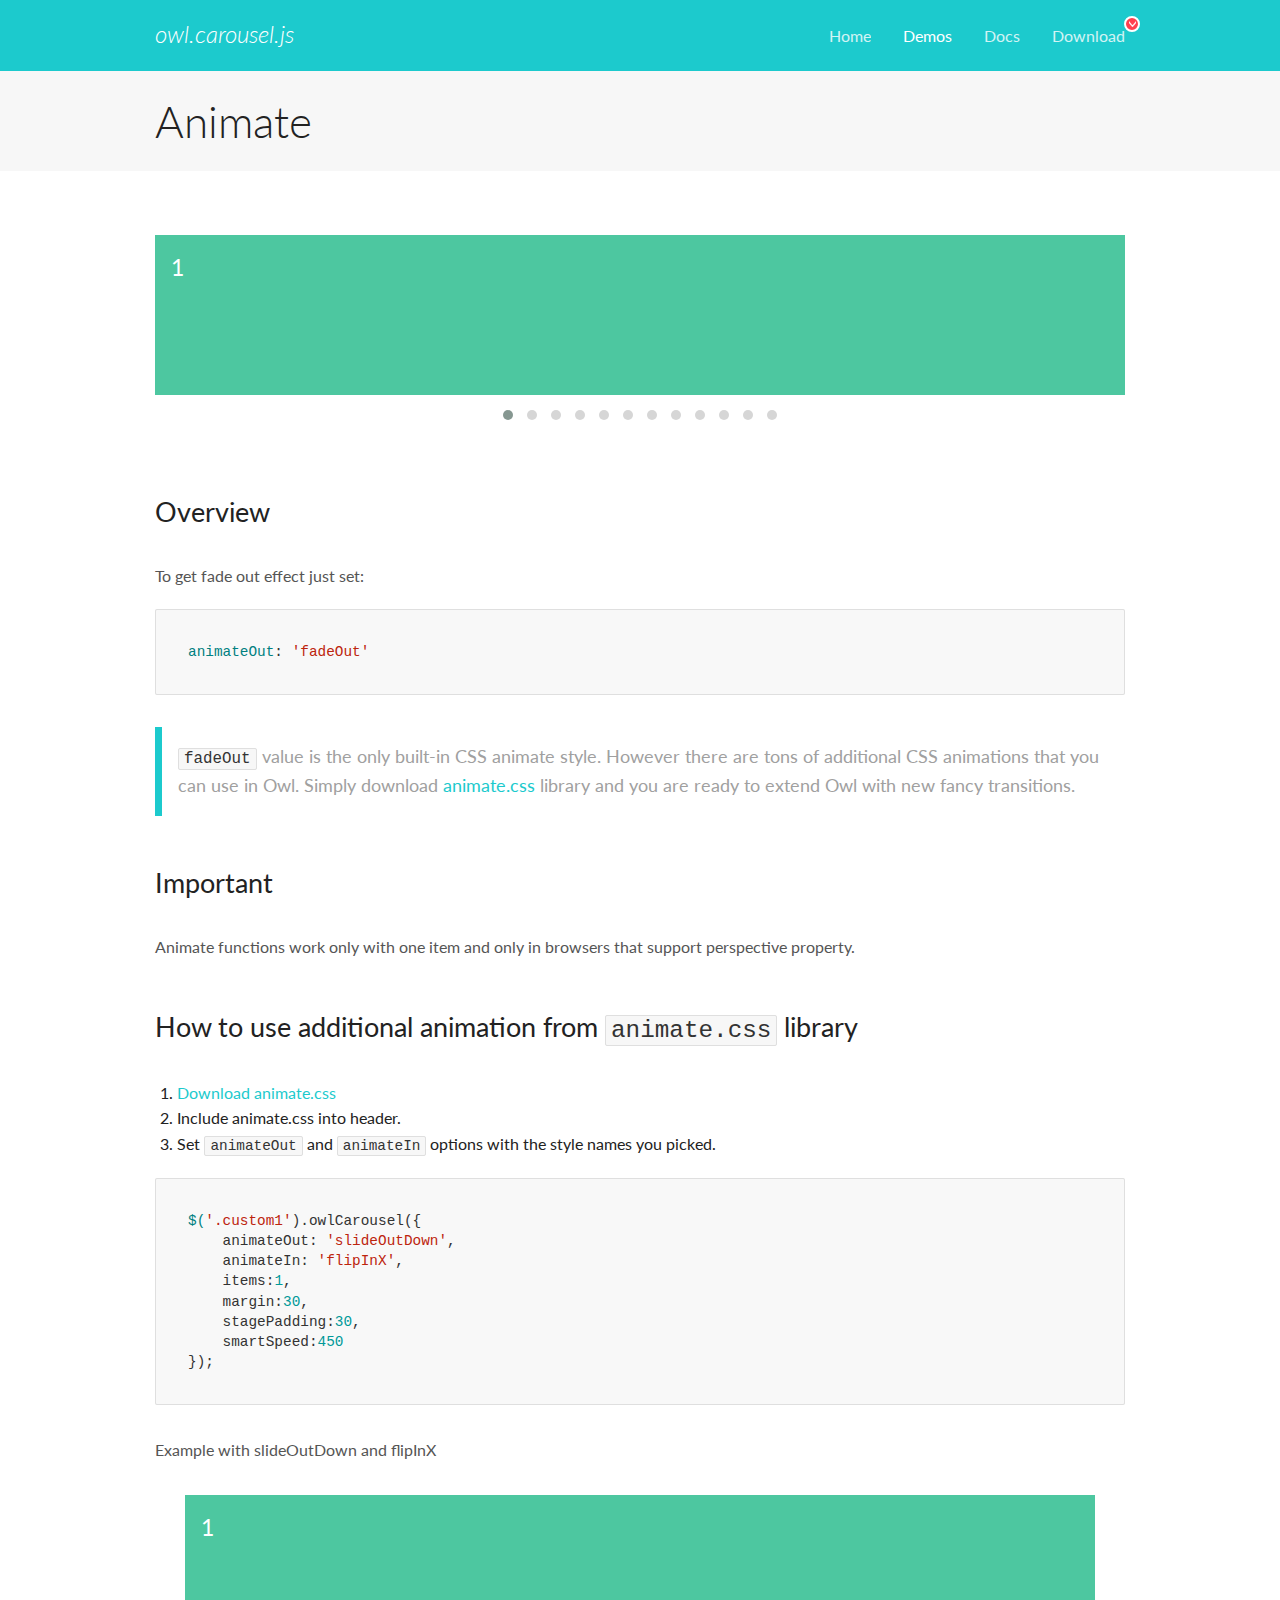
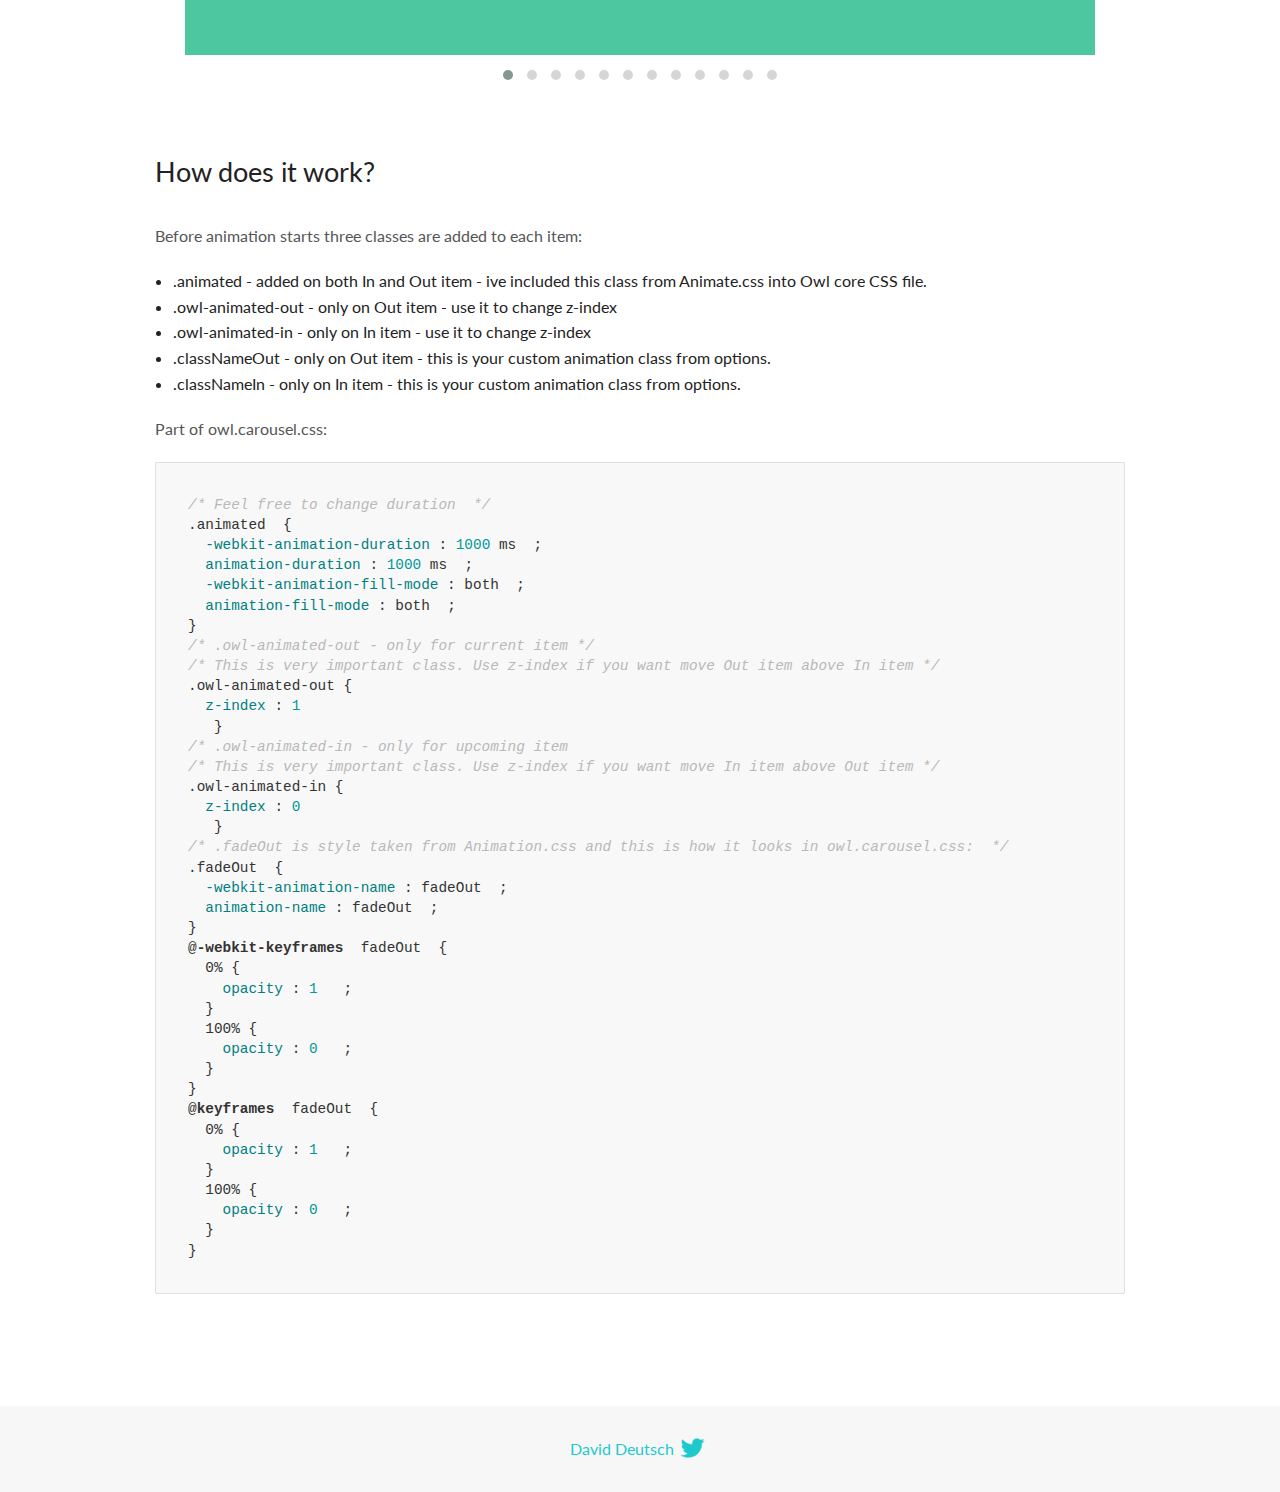
<file: assets/plugins/owl-carousel/docs/demos/animate.html>
<!DOCTYPE html>
<html lang="en">
  <head>

    <!-- head -->
    <meta charset="utf-8">
    <meta name="msapplication-tap-highlight" content="no" />
    <meta name="viewport" content="width=device-width, initial-scale=1.0" />
    <meta name="description" content="Animate carousel">
    <meta name="author" content="David Deutsch">
    <title>
      Animate Demo | Owl Carousel | 2.3.4
    </title>

    <!-- Stylesheets -->
    <link href='https://fonts.googleapis.com/css?family=Lato:300,400,700,400italic,300italic' rel='stylesheet' type='text/css'>
    <link rel="stylesheet" href="../assets/css/docs.theme.min.css">

    <!-- Owl Stylesheets -->
    <link rel="stylesheet" href="../assets/owlcarousel/assets/owl.carousel.min.css">
    <link rel="stylesheet" href="../assets/owlcarousel/assets/owl.theme.default.min.css">

    <!-- HTML5 shim and Respond.js IE8 support of HTML5 elements and media queries -->

    <!--[if lt IE 9]>
      <script src="https://oss.maxcdn.com/libs/html5shiv/3.7.0/html5shiv.js"></script>
      <script src="https://oss.maxcdn.com/libs/respond.js/1.3.0/respond.min.js"></script>
    <![endif]-->

    <!-- Favicons -->
    <link rel="apple-touch-icon-precomposed" sizes="144x144" href="../assets/ico/apple-touch-icon-144-precomposed.png">
    <link rel="shortcut icon" href="../assets/ico/favicon.png">
    <link rel="shortcut icon" href="favicon.ico">

    <!-- Yeah i know js should not be in header. Its required for demos.-->

    <!-- javascript -->
    <script src="../assets/vendors/jquery.min.js"></script>
    <script src="../assets/owlcarousel/owl.carousel.js"></script>
  </head>
  <body>

    <!-- header -->
    <header class="header">
      <div class="row">
        <div class="large-12 columns">
          <div class="brand left">
            <h3>
              <a href="/OwlCarousel2/">owl.carousel.js</a> 
            </h3>
          </div>
          <a id="toggle-nav" class="right">
            <span></span> <span></span> <span></span> 
          </a> 
          <div class="nav-bar">
            <ul class="clearfix">
              <li> <a href="/OwlCarousel2/index.html">Home</a>  </li>
              <li class="active">
                <a href="/OwlCarousel2/demos/demos.html">Demos</a> 
              </li>
              <li> <a href="/OwlCarousel2/docs/started-welcome.html">Docs</a>  </li>
              <li>
                <a href="https://github.com/OwlCarousel2/OwlCarousel2/archive/2.3.4.zip">Download</a> 
                <span class="download"></span> 
              </li>
            </ul>
          </div>
        </div>
      </div>
    </header>

    <!-- title -->
    <section class="title">
      <div class="row">
        <div class="large-12 columns">
          <h1>Animate</h1>
        </div>
      </div>
    </section>

    <!--  Demos -->
    <section id="demos">
      <div class="row">
        <div class="large-12 columns">
          <div class="fadeOut owl-carousel owl-theme">
            <div class="item">
              <h4>1</h4>
            </div>
            <div class="item">
              <h4>2</h4>
            </div>
            <div class="item">
              <h4>3</h4>
            </div>
            <div class="item">
              <h4>4</h4>
            </div>
            <div class="item">
              <h4>5</h4>
            </div>
            <div class="item">
              <h4>6</h4>
            </div>
            <div class="item">
              <h4>7</h4>
            </div>
            <div class="item">
              <h4>8</h4>
            </div>
            <div class="item">
              <h4>9</h4>
            </div>
            <div class="item">
              <h4>10</h4>
            </div>
            <div class="item">
              <h4>11</h4>
            </div>
            <div class="item">
              <h4>12</h4>
            </div>
          </div>
          <h3 id="overview">Overview</h3>
          <p>To get fade out effect just set:</p>
          <pre><code>animateOut: &#39;fadeOut&#39;</code></pre>
          <blockquote>
            <p><code>fadeOut</code> value is the only built-in CSS animate style. However there are tons of additional CSS animations that you can use in Owl. Simply download
              <a href="https://daneden.github.io/animate.css/">animate.css</a>  library and you are ready to extend Owl with new fancy transitions.</p>
          </blockquote>
          <h3 id="important">Important</h3>
          <p>Animate functions work only with one item and only in browsers that support perspective property.</p>
          <h3 id="how-to-use-additional-animation-from-animate-css-library">How to use additional animation from <code>animate.css</code> library</h3>
          <ol>
            <li> <a href="https://daneden.github.io/animate.css/">Download animate.css</a>  </li>
            <li>Include animate.css into header.</li>
            <li>Set <code>animateOut</code> and <code>animateIn</code> options with the style names you picked.</li>
          </ol>
          <pre><code>$(&#39;.custom1&#39;).owlCarousel({
    animateOut: &#39;slideOutDown&#39;,
    animateIn: &#39;flipInX&#39;,
    items:1,
    margin:30,
    stagePadding:30,
    smartSpeed:450
});</code></pre>
          <p>Example with slideOutDown and flipInX</p>
          <div class="custom1 owl-carousel owl-theme">
            <div class="item">
              <h4>1</h4>
            </div>
            <div class="item">
              <h4>2</h4>
            </div>
            <div class="item">
              <h4>3</h4>
            </div>
            <div class="item">
              <h4>4</h4>
            </div>
            <div class="item">
              <h4>5</h4>
            </div>
            <div class="item">
              <h4>6</h4>
            </div>
            <div class="item">
              <h4>7</h4>
            </div>
            <div class="item">
              <h4>8</h4>
            </div>
            <div class="item">
              <h4>9</h4>
            </div>
            <div class="item">
              <h4>10</h4>
            </div>
            <div class="item">
              <h4>11</h4>
            </div>
            <div class="item">
              <h4>12</h4>
            </div>
          </div>
          <h3 id="how-does-it-work-">How does it work?</h3>
          <p>Before animation starts three classes are added to each item:</p>
          <ul>
            <li>.animated - added on both In and Out item - ive included this class from Animate.css into Owl core CSS file.</li>
            <li>.owl-animated-out - only on Out item - use it to change z-index</li>
            <li>.owl-animated-in - only on In item - use it to change z-index</li>
            <li>.classNameOut - only on Out item - this is your custom animation class from options.</li>
            <li>.classNameIn - only on In item - this is your custom animation class from options.</li>
          </ul>
          <p>Part of owl.carousel.css:</p>
          <pre><code class="language-css"><span class="comment">/* Feel free to change duration  */</span> 
<span class="class">.animated</span>  <span class="rules">{
  <span class="rule"><span class="attribute">-webkit-animation-duration</span> :<span class="value"> <span class="number">1000</span> ms</span> </span> ;
  <span class="rule"><span class="attribute">animation-duration</span> :<span class="value"> <span class="number">1000</span> ms</span> </span> ;
  <span class="rule"><span class="attribute">-webkit-animation-fill-mode</span> :<span class="value"> both</span> </span> ;
  <span class="rule"><span class="attribute">animation-fill-mode</span> :<span class="value"> both</span> </span> ;
<span class="rule">}</span> </span> 
<span class="comment">/* .owl-animated-out - only for current item */</span> 
<span class="comment">/* This is very important class. Use z-index if you want move Out item above In item */</span> 
<span class="class">.owl-animated-out</span> <span class="rules">{
  <span class="rule"><span class="attribute">z-index</span> :<span class="value"> <span class="number">1</span> 
</span> </span> </span> }
<span class="comment">/* .owl-animated-in - only for upcoming item
/* This is very important class. Use z-index if you want move In item above Out item */</span> 
<span class="class">.owl-animated-in</span> <span class="rules">{
  <span class="rule"><span class="attribute">z-index</span> :<span class="value"> <span class="number">0</span> 
</span> </span> </span> }
<span class="comment">/* .fadeOut is style taken from Animation.css and this is how it looks in owl.carousel.css:  */</span> 
<span class="class">.fadeOut</span>  <span class="rules">{
  <span class="rule"><span class="attribute">-webkit-animation-name</span> :<span class="value"> fadeOut</span> </span> ;
  <span class="rule"><span class="attribute">animation-name</span> :<span class="value"> fadeOut</span> </span> ;
<span class="rule">}</span> </span> 
<span class="at_rule">@<span class="keyword">-webkit-keyframes</span>  fadeOut </span> {
  0% <span class="rules">{
    <span class="rule"><span class="attribute">opacity</span> :<span class="value"> <span class="number">1</span> </span> </span> ;
  <span class="rule">}</span> </span> 
  100% <span class="rules">{
    <span class="rule"><span class="attribute">opacity</span> :<span class="value"> <span class="number">0</span> </span> </span> ;
  <span class="rule">}</span> </span> 
}
<span class="at_rule">@<span class="keyword">keyframes</span>  fadeOut </span> {
  0% <span class="rules">{
    <span class="rule"><span class="attribute">opacity</span> :<span class="value"> <span class="number">1</span> </span> </span> ;
  <span class="rule">}</span> </span> 
  100% <span class="rules">{
    <span class="rule"><span class="attribute">opacity</span> :<span class="value"> <span class="number">0</span> </span> </span> ;
  <span class="rule">}</span> </span> 
}</code></pre>
          <link rel="stylesheet" href="../assets/css/animate.css">
          <script>
            jQuery(document).ready(function($) {
              $('.fadeOut').owlCarousel({
                items: 1,
                animateOut: 'fadeOut',
                loop: true,
                margin: 10,
              });
              $('.custom1').owlCarousel({
                animateOut: 'slideOutDown',
                animateIn: 'flipInX',
                items: 1,
                margin: 30,
                stagePadding: 30,
                smartSpeed: 450
              });
            });
          </script>
        </div>
      </div>
    </section>

    <!-- footer -->
    <footer class="footer">
      <div class="row">
        <div class="large-12 columns">
          <h5>
            <a href="/OwlCarousel2/docs/support-contact.html">David Deutsch</a> 
            <a id="custom-tweet-button" href="https://twitter.com/share?url=https://github.com/OwlCarousel2/OwlCarousel2&text=Owl Carousel - This is so awesome! " target="_blank"></a> 
          </h5>
        </div>
      </div>
    </footer>

    <!-- vendors -->
    <script src="../assets/vendors/highlight.js"></script>
    <script src="../assets/js/app.js"></script>
  </body>
</html>
</file>
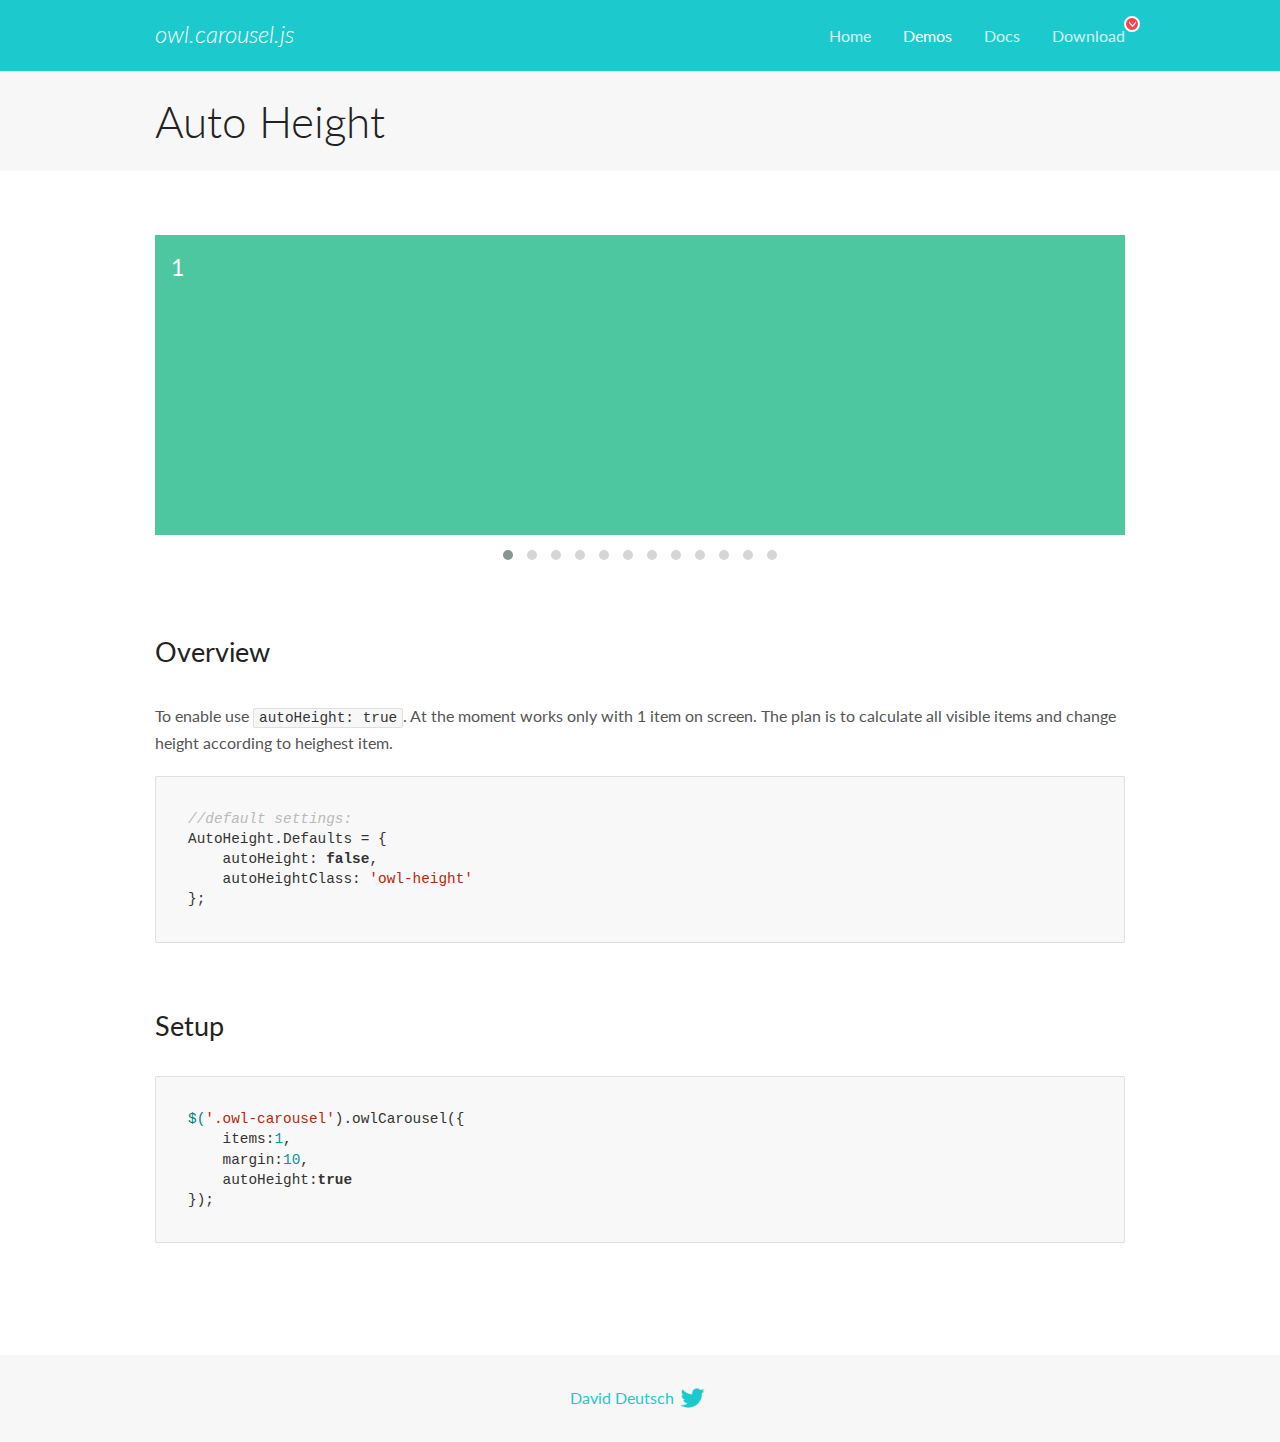
<file: assets/plugins/owl-carousel/docs/demos/autoheight.html>
<!DOCTYPE html>
<html lang="en">
  <head>

    <!-- head -->
    <meta charset="utf-8">
    <meta name="msapplication-tap-highlight" content="no" />
    <meta name="viewport" content="width=device-width, initial-scale=1.0" />
    <meta name="description" content="autoHeight usage demo">
    <meta name="author" content="David Deutsch">
    <title>
      Auto Height Demo | Owl Carousel | 2.3.4
    </title>

    <!-- Stylesheets -->
    <link href='https://fonts.googleapis.com/css?family=Lato:300,400,700,400italic,300italic' rel='stylesheet' type='text/css'>
    <link rel="stylesheet" href="../assets/css/docs.theme.min.css">

    <!-- Owl Stylesheets -->
    <link rel="stylesheet" href="../assets/owlcarousel/assets/owl.carousel.min.css">
    <link rel="stylesheet" href="../assets/owlcarousel/assets/owl.theme.default.min.css">

    <!-- HTML5 shim and Respond.js IE8 support of HTML5 elements and media queries -->

    <!--[if lt IE 9]>
      <script src="https://oss.maxcdn.com/libs/html5shiv/3.7.0/html5shiv.js"></script>
      <script src="https://oss.maxcdn.com/libs/respond.js/1.3.0/respond.min.js"></script>
    <![endif]-->

    <!-- Favicons -->
    <link rel="apple-touch-icon-precomposed" sizes="144x144" href="../assets/ico/apple-touch-icon-144-precomposed.png">
    <link rel="shortcut icon" href="../assets/ico/favicon.png">
    <link rel="shortcut icon" href="favicon.ico">

    <!-- Yeah i know js should not be in header. Its required for demos.-->

    <!-- javascript -->
    <script src="../assets/vendors/jquery.min.js"></script>
    <script src="../assets/owlcarousel/owl.carousel.js"></script>
  </head>
  <body>

    <!-- header -->
    <header class="header">
      <div class="row">
        <div class="large-12 columns">
          <div class="brand left">
            <h3>
              <a href="/OwlCarousel2/">owl.carousel.js</a> 
            </h3>
          </div>
          <a id="toggle-nav" class="right">
            <span></span> <span></span> <span></span> 
          </a> 
          <div class="nav-bar">
            <ul class="clearfix">
              <li> <a href="/OwlCarousel2/index.html">Home</a>  </li>
              <li class="active">
                <a href="/OwlCarousel2/demos/demos.html">Demos</a> 
              </li>
              <li> <a href="/OwlCarousel2/docs/started-welcome.html">Docs</a>  </li>
              <li>
                <a href="https://github.com/OwlCarousel2/OwlCarousel2/archive/2.3.4.zip">Download</a> 
                <span class="download"></span> 
              </li>
            </ul>
          </div>
        </div>
      </div>
    </header>

    <!-- title -->
    <section class="title">
      <div class="row">
        <div class="large-12 columns">
          <h1>Auto Height</h1>
        </div>
      </div>
    </section>

    <!--  Demos -->
    <section id="demos">
      <div class="row">
        <div class="large-12 columns">
          <div class="owl-carousel owl-theme">
            <div class="item" style="height:300px">
              <h4>1</h4>
            </div>
            <div class="item" style="height:100px">
              <h4>2</h4>
            </div>
            <div class="item" style="height:500px">
              <h4>3</h4>
            </div>
            <div class="item" style="height:250px">
              <h4>4</h4>
            </div>
            <div class="item" style="height:400px">
              <h4>5</h4>
            </div>
            <div class="item" style="height:500px">
              <h4>6</h4>
            </div>
            <div class="item" style="height:600px">
              <h4>7</h4>
            </div>
            <div class="item" style="height:400px">
              <h4>8</h4>
            </div>
            <div class="item" style="height:300px">
              <h4>9</h4>
            </div>
            <div class="item" style="height:350px">
              <h4>10</h4>
            </div>
            <div class="item" style="height:200px">
              <h4>11</h4>
            </div>
            <div class="item" style="height:150px">
              <h4>12</h4>
            </div>
          </div>
          <h3 id="overview">Overview</h3>
          <p>To enable use <code>autoHeight: true</code>. At the moment works only with 1 item on screen. The plan is to calculate all visible items and change height according to heighest item.</p>
          <pre><code>//default settings:
AutoHeight.Defaults = {
    autoHeight: false,
    autoHeightClass: &#39;owl-height&#39;
};</code></pre>
          <h3 id="setup">Setup</h3>
          <pre><code>$(&#39;.owl-carousel&#39;).owlCarousel({
    items:1,
    margin:10,
    autoHeight:true
});</code></pre>
          <script>
            $(document).ready(function() {
              $('.owl-carousel').owlCarousel({
                items: 1,
                margin: 10,
                autoHeight: true
              });
            })
          </script>
        </div>
      </div>
    </section>

    <!-- footer -->
    <footer class="footer">
      <div class="row">
        <div class="large-12 columns">
          <h5>
            <a href="/OwlCarousel2/docs/support-contact.html">David Deutsch</a> 
            <a id="custom-tweet-button" href="https://twitter.com/share?url=https://github.com/OwlCarousel2/OwlCarousel2&text=Owl Carousel - This is so awesome! " target="_blank"></a> 
          </h5>
        </div>
      </div>
    </footer>

    <!-- vendors -->
    <script src="../assets/vendors/highlight.js"></script>
    <script src="../assets/js/app.js"></script>
  </body>
</html>
</file>
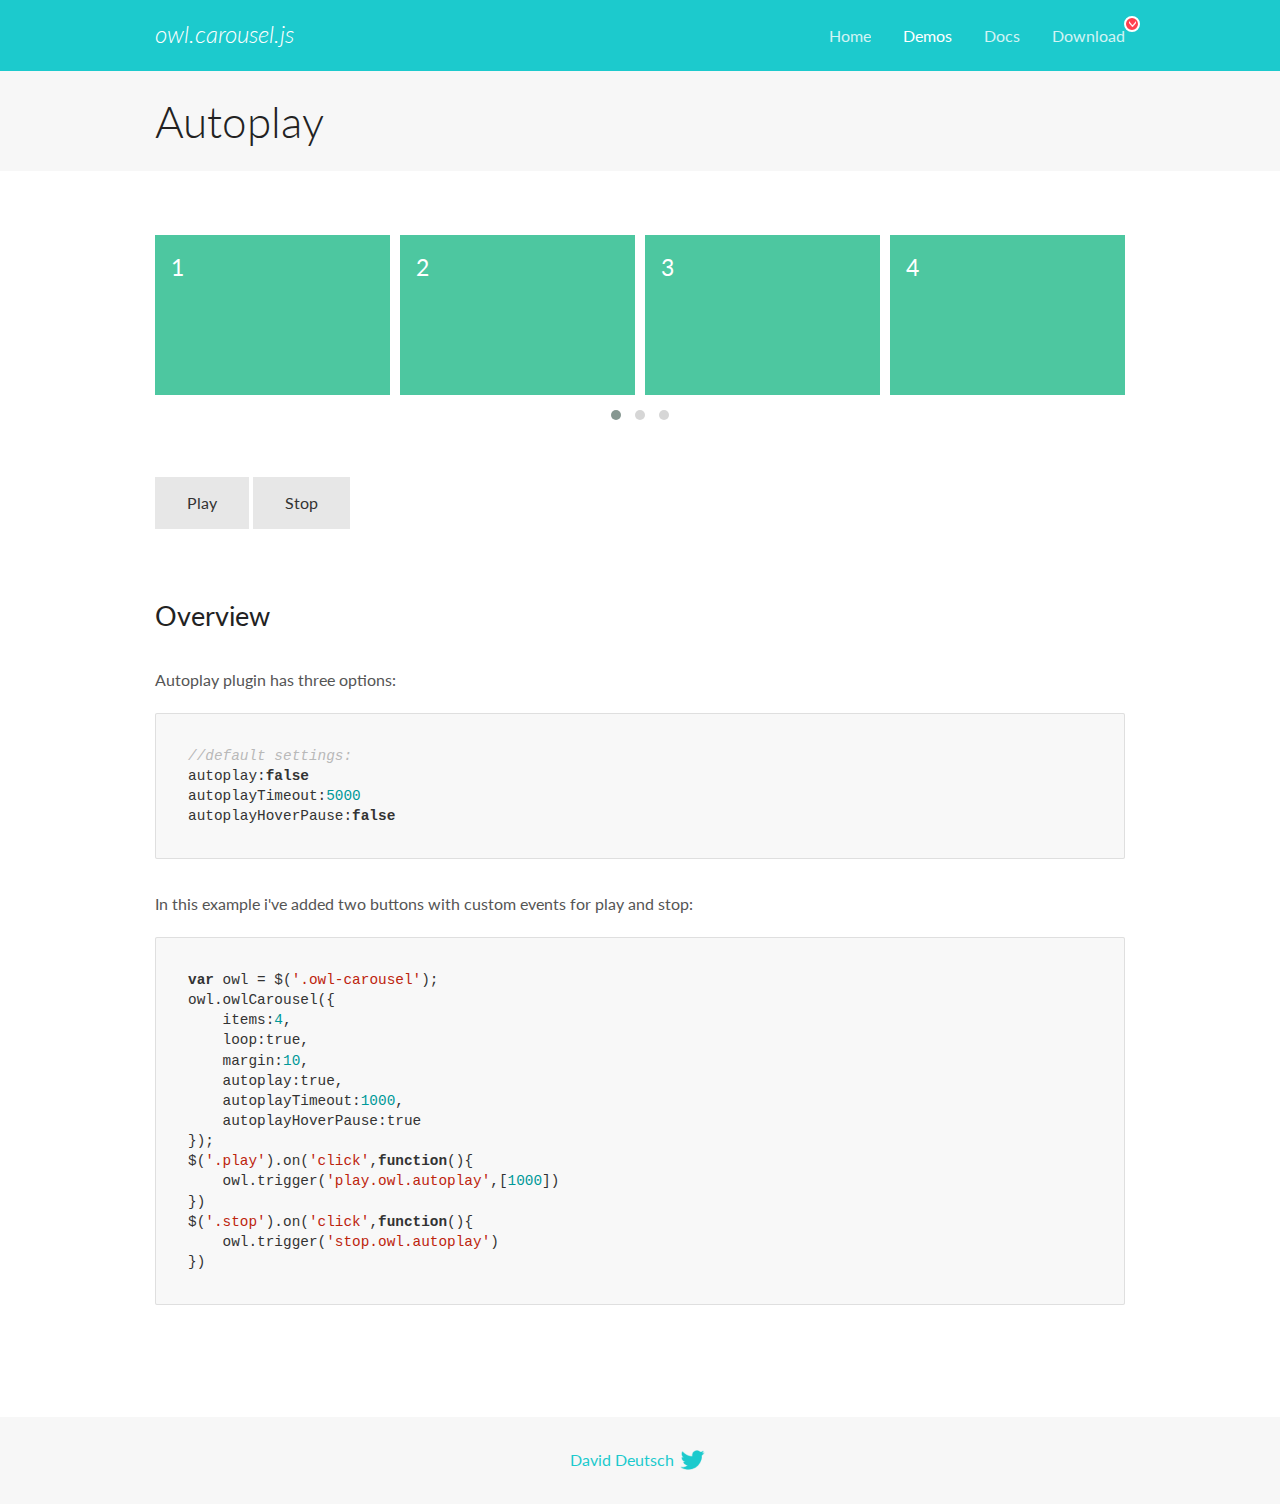
<file: assets/plugins/owl-carousel/docs/demos/autoplay.html>
<!DOCTYPE html>
<html lang="en">
  <head>

    <!-- head -->
    <meta charset="utf-8">
    <meta name="msapplication-tap-highlight" content="no" />
    <meta name="viewport" content="width=device-width, initial-scale=1.0" />
    <meta name="description" content="Autoplay usage demo">
    <meta name="author" content="David Deutsch">
    <title>
      Autoplay Demo | Owl Carousel | 2.3.4
    </title>

    <!-- Stylesheets -->
    <link href='https://fonts.googleapis.com/css?family=Lato:300,400,700,400italic,300italic' rel='stylesheet' type='text/css'>
    <link rel="stylesheet" href="../assets/css/docs.theme.min.css">

    <!-- Owl Stylesheets -->
    <link rel="stylesheet" href="../assets/owlcarousel/assets/owl.carousel.min.css">
    <link rel="stylesheet" href="../assets/owlcarousel/assets/owl.theme.default.min.css">

    <!-- HTML5 shim and Respond.js IE8 support of HTML5 elements and media queries -->

    <!--[if lt IE 9]>
      <script src="https://oss.maxcdn.com/libs/html5shiv/3.7.0/html5shiv.js"></script>
      <script src="https://oss.maxcdn.com/libs/respond.js/1.3.0/respond.min.js"></script>
    <![endif]-->

    <!-- Favicons -->
    <link rel="apple-touch-icon-precomposed" sizes="144x144" href="../assets/ico/apple-touch-icon-144-precomposed.png">
    <link rel="shortcut icon" href="../assets/ico/favicon.png">
    <link rel="shortcut icon" href="favicon.ico">

    <!-- Yeah i know js should not be in header. Its required for demos.-->

    <!-- javascript -->
    <script src="../assets/vendors/jquery.min.js"></script>
    <script src="../assets/owlcarousel/owl.carousel.js"></script>
  </head>
  <body>

    <!-- header -->
    <header class="header">
      <div class="row">
        <div class="large-12 columns">
          <div class="brand left">
            <h3>
              <a href="/OwlCarousel2/">owl.carousel.js</a> 
            </h3>
          </div>
          <a id="toggle-nav" class="right">
            <span></span> <span></span> <span></span> 
          </a> 
          <div class="nav-bar">
            <ul class="clearfix">
              <li> <a href="/OwlCarousel2/index.html">Home</a>  </li>
              <li class="active">
                <a href="/OwlCarousel2/demos/demos.html">Demos</a> 
              </li>
              <li> <a href="/OwlCarousel2/docs/started-welcome.html">Docs</a>  </li>
              <li>
                <a href="https://github.com/OwlCarousel2/OwlCarousel2/archive/2.3.4.zip">Download</a> 
                <span class="download"></span> 
              </li>
            </ul>
          </div>
        </div>
      </div>
    </header>

    <!-- title -->
    <section class="title">
      <div class="row">
        <div class="large-12 columns">
          <h1>Autoplay</h1>
        </div>
      </div>
    </section>

    <!--  Demos -->
    <section id="demos">
      <div class="row">
        <div class="large-12 columns">
          <div class="owl-carousel owl-theme">
            <div class="item">
              <h4>1</h4>
            </div>
            <div class="item">
              <h4>2</h4>
            </div>
            <div class="item">
              <h4>3</h4>
            </div>
            <div class="item">
              <h4>4</h4>
            </div>
            <div class="item">
              <h4>5</h4>
            </div>
            <div class="item">
              <h4>6</h4>
            </div>
            <div class="item">
              <h4>7</h4>
            </div>
            <div class="item">
              <h4>8</h4>
            </div>
            <div class="item">
              <h4>9</h4>
            </div>
            <div class="item">
              <h4>10</h4>
            </div>
            <div class="item">
              <h4>11</h4>
            </div>
            <div class="item">
              <h4>12</h4>
            </div>
          </div>
          <a class="button secondary play">Play</a> 
          <a class="button secondary stop">Stop</a> 
          <h3 id="overview">Overview</h3>
          <p>Autoplay plugin has three options:</p>
          <pre><code>//default settings:
autoplay:false
autoplayTimeout:5000
autoplayHoverPause:false</code></pre>
          <p>In this example i&#39;ve added two buttons with custom events for play and stop:</p>
          <pre><code>var owl = $(&#39;.owl-carousel&#39;);
owl.owlCarousel({
    items:4,
    loop:true,
    margin:10,
    autoplay:true,
    autoplayTimeout:1000,
    autoplayHoverPause:true
});
$(&#39;.play&#39;).on(&#39;click&#39;,function(){
    owl.trigger(&#39;play.owl.autoplay&#39;,[1000])
})
$(&#39;.stop&#39;).on(&#39;click&#39;,function(){
    owl.trigger(&#39;stop.owl.autoplay&#39;)
})</code></pre>
          <script>
            $(document).ready(function() {
              var owl = $('.owl-carousel');
              owl.owlCarousel({
                items: 4,
                loop: true,
                margin: 10,
                autoplay: true,
                autoplayTimeout: 1000,
                autoplayHoverPause: true
              });
              $('.play').on('click', function() {
                owl.trigger('play.owl.autoplay', [1000])
              })
              $('.stop').on('click', function() {
                owl.trigger('stop.owl.autoplay')
              })
            })
          </script>
        </div>
      </div>
    </section>

    <!-- footer -->
    <footer class="footer">
      <div class="row">
        <div class="large-12 columns">
          <h5>
            <a href="/OwlCarousel2/docs/support-contact.html">David Deutsch</a> 
            <a id="custom-tweet-button" href="https://twitter.com/share?url=https://github.com/OwlCarousel2/OwlCarousel2&text=Owl Carousel - This is so awesome! " target="_blank"></a> 
          </h5>
        </div>
      </div>
    </footer>

    <!-- vendors -->
    <script src="../assets/vendors/highlight.js"></script>
    <script src="../assets/js/app.js"></script>
  </body>
</html>
</file>
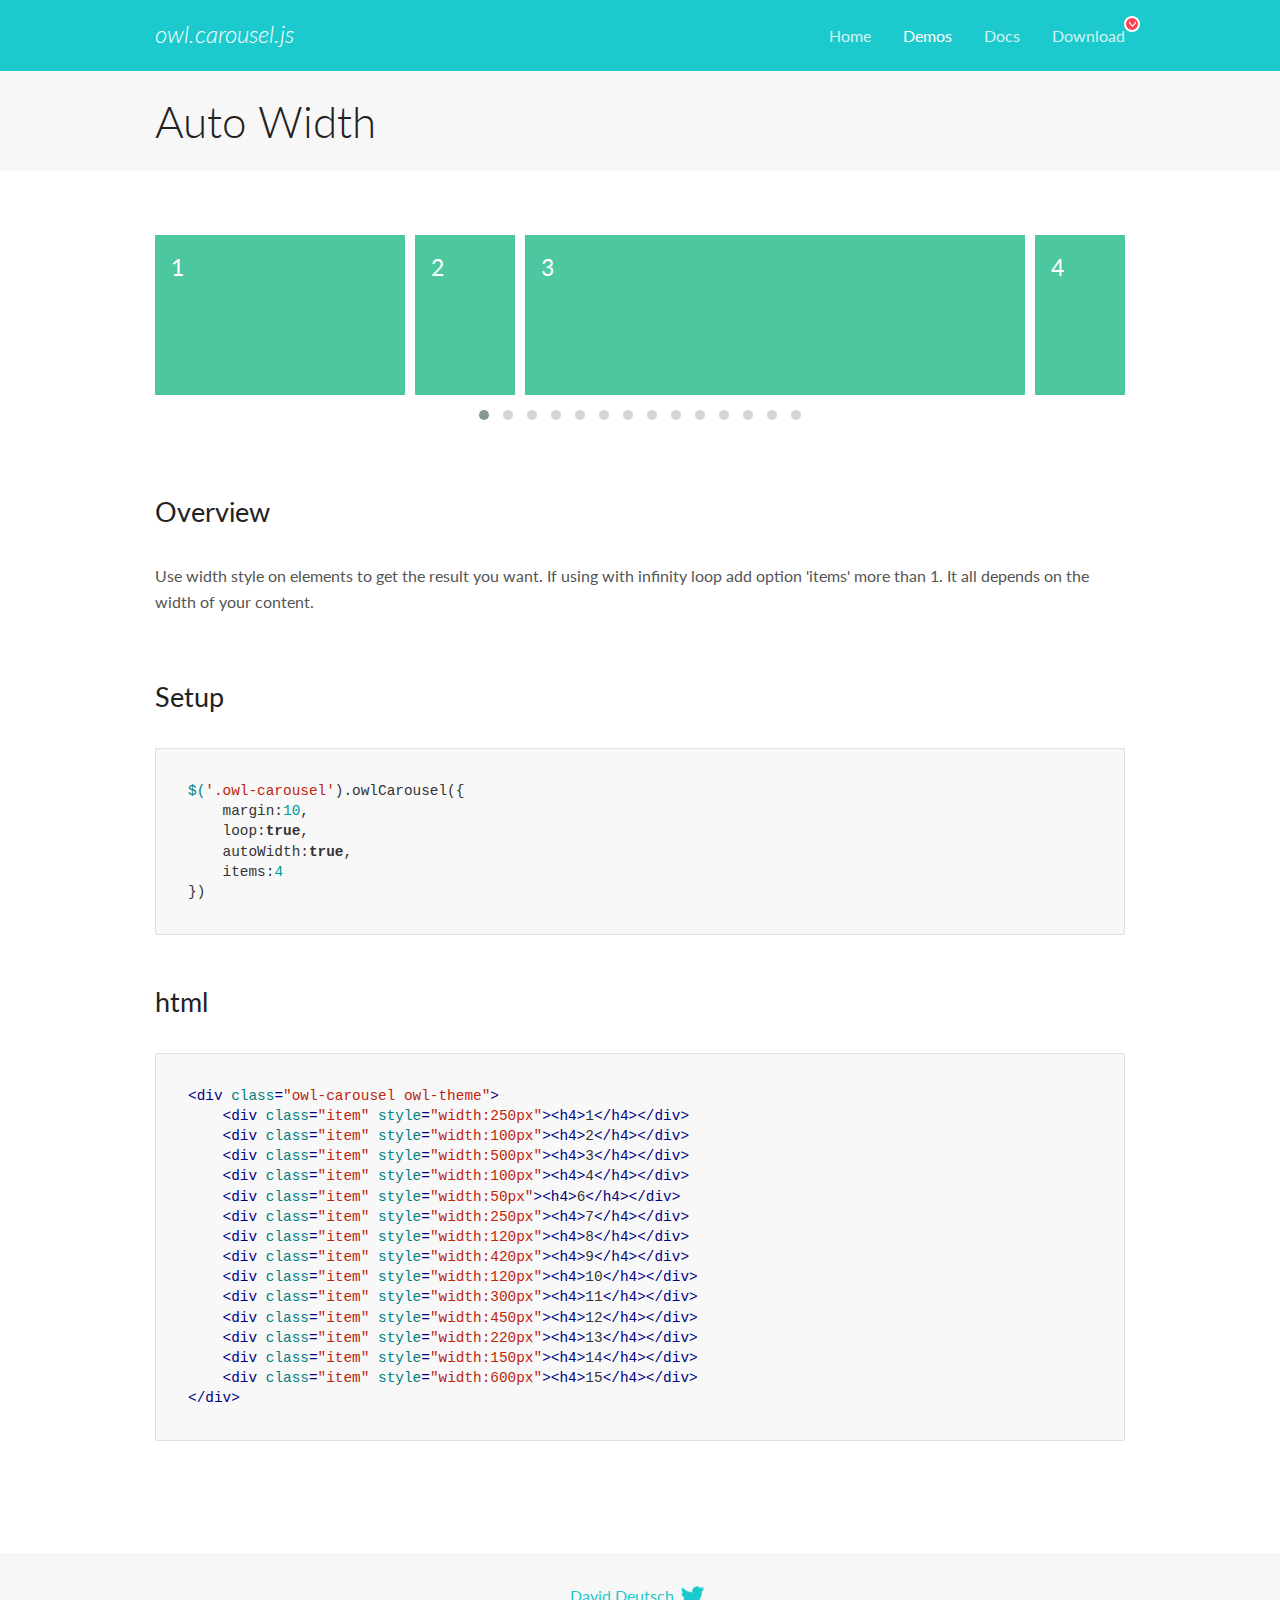
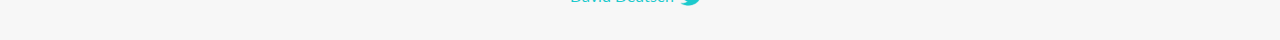
<file: assets/plugins/owl-carousel/docs/demos/autowidth.html>
<!DOCTYPE html>
<html lang="en">
  <head>

    <!-- head -->
    <meta charset="utf-8">
    <meta name="msapplication-tap-highlight" content="no" />
    <meta name="viewport" content="width=device-width, initial-scale=1.0" />
    <meta name="description" content="Auto Width">
    <meta name="author" content="David Deutsch">
    <title>
      Auto Width Demo | Owl Carousel | 2.3.4
    </title>

    <!-- Stylesheets -->
    <link href='https://fonts.googleapis.com/css?family=Lato:300,400,700,400italic,300italic' rel='stylesheet' type='text/css'>
    <link rel="stylesheet" href="../assets/css/docs.theme.min.css">

    <!-- Owl Stylesheets -->
    <link rel="stylesheet" href="../assets/owlcarousel/assets/owl.carousel.min.css">
    <link rel="stylesheet" href="../assets/owlcarousel/assets/owl.theme.default.min.css">

    <!-- HTML5 shim and Respond.js IE8 support of HTML5 elements and media queries -->

    <!--[if lt IE 9]>
      <script src="https://oss.maxcdn.com/libs/html5shiv/3.7.0/html5shiv.js"></script>
      <script src="https://oss.maxcdn.com/libs/respond.js/1.3.0/respond.min.js"></script>
    <![endif]-->

    <!-- Favicons -->
    <link rel="apple-touch-icon-precomposed" sizes="144x144" href="../assets/ico/apple-touch-icon-144-precomposed.png">
    <link rel="shortcut icon" href="../assets/ico/favicon.png">
    <link rel="shortcut icon" href="favicon.ico">

    <!-- Yeah i know js should not be in header. Its required for demos.-->

    <!-- javascript -->
    <script src="../assets/vendors/jquery.min.js"></script>
    <script src="../assets/owlcarousel/owl.carousel.js"></script>
  </head>
  <body>

    <!-- header -->
    <header class="header">
      <div class="row">
        <div class="large-12 columns">
          <div class="brand left">
            <h3>
              <a href="/OwlCarousel2/">owl.carousel.js</a> 
            </h3>
          </div>
          <a id="toggle-nav" class="right">
            <span></span> <span></span> <span></span> 
          </a> 
          <div class="nav-bar">
            <ul class="clearfix">
              <li> <a href="/OwlCarousel2/index.html">Home</a>  </li>
              <li class="active">
                <a href="/OwlCarousel2/demos/demos.html">Demos</a> 
              </li>
              <li> <a href="/OwlCarousel2/docs/started-welcome.html">Docs</a>  </li>
              <li>
                <a href="https://github.com/OwlCarousel2/OwlCarousel2/archive/2.3.4.zip">Download</a> 
                <span class="download"></span> 
              </li>
            </ul>
          </div>
        </div>
      </div>
    </header>

    <!-- title -->
    <section class="title">
      <div class="row">
        <div class="large-12 columns">
          <h1>Auto Width</h1>
        </div>
      </div>
    </section>

    <!--  Demos -->
    <section id="demos">
      <div class="row">
        <div class="large-12 columns">
          <div class="owl-carousel owl-theme">
            <div class="item" style="width:250px">
              <h4>1</h4>
            </div>
            <div class="item" style="width:100px">
              <h4>2</h4>
            </div>
            <div class="item" style="width:500px">
              <h4>3</h4>
            </div>
            <div class="item" style="width:100px">
              <h4>4</h4>
            </div>
            <div class="item" style="width:50px">
              <h4>6</h4>
            </div>
            <div class="item" style="width:250px">
              <h4>7</h4>
            </div>
            <div class="item" style="width:120px">
              <h4>8</h4>
            </div>
            <div class="item" style="width:420px">
              <h4>9</h4>
            </div>
            <div class="item" style="width:120px">
              <h4>10</h4>
            </div>
            <div class="item" style="width:300px">
              <h4>11</h4>
            </div>
            <div class="item" style="width:450px">
              <h4>12</h4>
            </div>
            <div class="item" style="width:220px">
              <h4>13</h4>
            </div>
            <div class="item" style="width:150px">
              <h4>14</h4>
            </div>
            <div class="item" style="width:600px">
              <h4>15</h4>
            </div>
          </div>
          <h3 id="overview">Overview</h3>
          <p>Use width style on elements to get the result you want. If using with infinity loop add option &#39;items&#39; more than 1. It all depends on the width of your content.</p>
          <h3 id="setup">Setup</h3>
          <pre><code>$(&#39;.owl-carousel&#39;).owlCarousel({
    margin:10,
    loop:true,
    autoWidth:true,
    items:4
})</code></pre>
          <h3 id="html">html</h3>
          <pre><code>&lt;div class=&quot;owl-carousel owl-theme&quot;&gt;
    &lt;div class=&quot;item&quot; style=&quot;width:250px&quot;&gt;&lt;h4&gt;1&lt;/h4&gt;&lt;/div&gt;
    &lt;div class=&quot;item&quot; style=&quot;width:100px&quot;&gt;&lt;h4&gt;2&lt;/h4&gt;&lt;/div&gt;
    &lt;div class=&quot;item&quot; style=&quot;width:500px&quot;&gt;&lt;h4&gt;3&lt;/h4&gt;&lt;/div&gt;
    &lt;div class=&quot;item&quot; style=&quot;width:100px&quot;&gt;&lt;h4&gt;4&lt;/h4&gt;&lt;/div&gt;
    &lt;div class=&quot;item&quot; style=&quot;width:50px&quot;&gt;&lt;h4&gt;6&lt;/h4&gt;&lt;/div&gt;
    &lt;div class=&quot;item&quot; style=&quot;width:250px&quot;&gt;&lt;h4&gt;7&lt;/h4&gt;&lt;/div&gt;
    &lt;div class=&quot;item&quot; style=&quot;width:120px&quot;&gt;&lt;h4&gt;8&lt;/h4&gt;&lt;/div&gt;
    &lt;div class=&quot;item&quot; style=&quot;width:420px&quot;&gt;&lt;h4&gt;9&lt;/h4&gt;&lt;/div&gt;
    &lt;div class=&quot;item&quot; style=&quot;width:120px&quot;&gt;&lt;h4&gt;10&lt;/h4&gt;&lt;/div&gt;
    &lt;div class=&quot;item&quot; style=&quot;width:300px&quot;&gt;&lt;h4&gt;11&lt;/h4&gt;&lt;/div&gt;
    &lt;div class=&quot;item&quot; style=&quot;width:450px&quot;&gt;&lt;h4&gt;12&lt;/h4&gt;&lt;/div&gt;
    &lt;div class=&quot;item&quot; style=&quot;width:220px&quot;&gt;&lt;h4&gt;13&lt;/h4&gt;&lt;/div&gt;
    &lt;div class=&quot;item&quot; style=&quot;width:150px&quot;&gt;&lt;h4&gt;14&lt;/h4&gt;&lt;/div&gt;
    &lt;div class=&quot;item&quot; style=&quot;width:600px&quot;&gt;&lt;h4&gt;15&lt;/h4&gt;&lt;/div&gt;
&lt;/div&gt;</code></pre>
          <script>
            $(document).ready(function() {
              $('.owl-carousel').owlCarousel({
                margin: 10,
                loop: true,
                autoWidth: true,
                items: 4
              })
            })
          </script>
        </div>
      </div>
    </section>

    <!-- footer -->
    <footer class="footer">
      <div class="row">
        <div class="large-12 columns">
          <h5>
            <a href="/OwlCarousel2/docs/support-contact.html">David Deutsch</a> 
            <a id="custom-tweet-button" href="https://twitter.com/share?url=https://github.com/OwlCarousel2/OwlCarousel2&text=Owl Carousel - This is so awesome! " target="_blank"></a> 
          </h5>
        </div>
      </div>
    </footer>

    <!-- vendors -->
    <script src="../assets/vendors/highlight.js"></script>
    <script src="../assets/js/app.js"></script>
  </body>
</html>
</file>
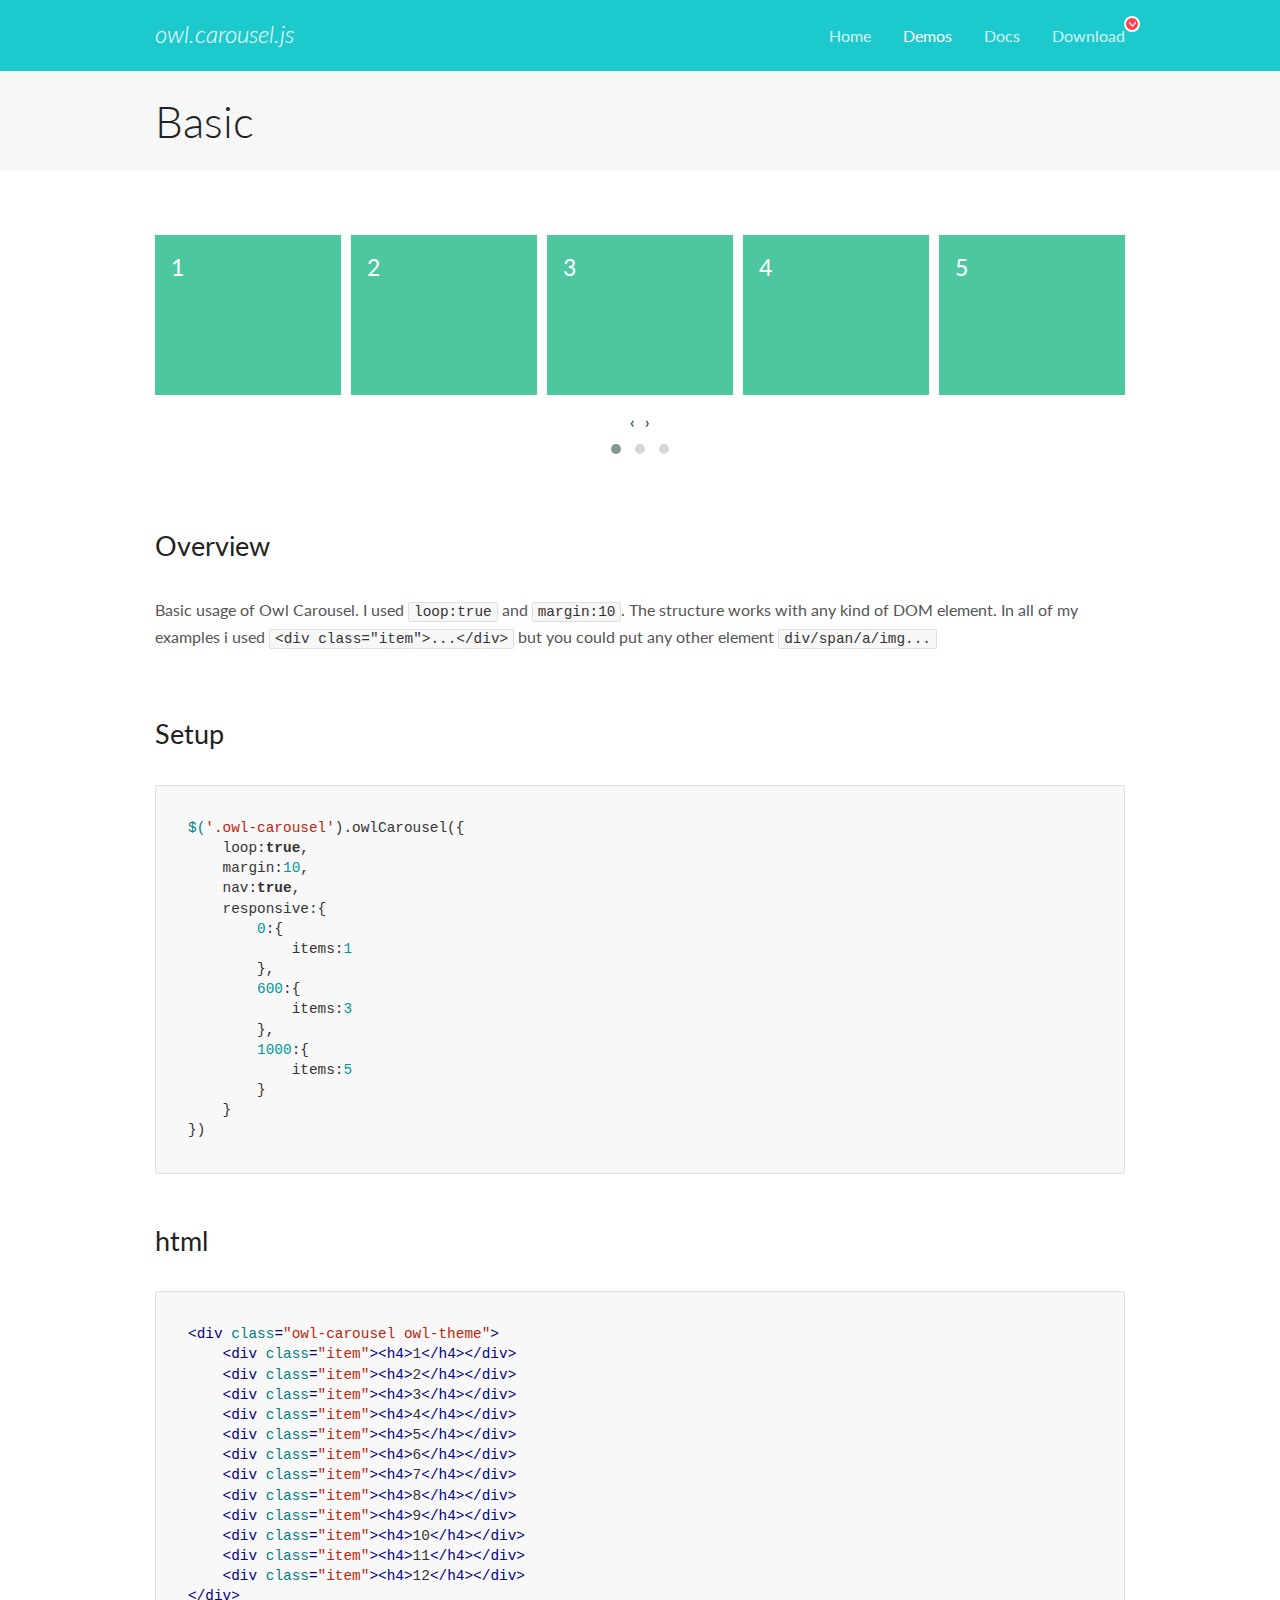
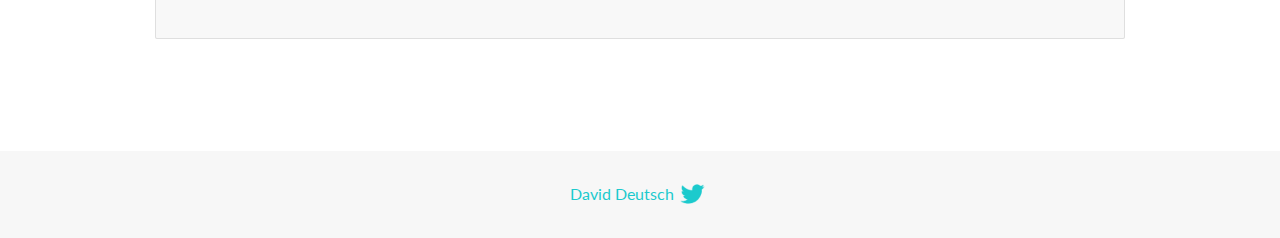
<file: assets/plugins/owl-carousel/docs/demos/basic.html>
<!DOCTYPE html>
<html lang="en">
  <head>

    <!-- head -->
    <meta charset="utf-8">
    <meta name="msapplication-tap-highlight" content="no" />
    <meta name="viewport" content="width=device-width, initial-scale=1.0" />
    <meta name="description" content="Basic usage demo">
    <meta name="author" content="David Deutsch">
    <title>
      Basic Demo | Owl Carousel | 2.3.4
    </title>

    <!-- Stylesheets -->
    <link href='https://fonts.googleapis.com/css?family=Lato:300,400,700,400italic,300italic' rel='stylesheet' type='text/css'>
    <link rel="stylesheet" href="../assets/css/docs.theme.min.css">

    <!-- Owl Stylesheets -->
    <link rel="stylesheet" href="../assets/owlcarousel/assets/owl.carousel.min.css">
    <link rel="stylesheet" href="../assets/owlcarousel/assets/owl.theme.default.min.css">

    <!-- HTML5 shim and Respond.js IE8 support of HTML5 elements and media queries -->

    <!--[if lt IE 9]>
      <script src="https://oss.maxcdn.com/libs/html5shiv/3.7.0/html5shiv.js"></script>
      <script src="https://oss.maxcdn.com/libs/respond.js/1.3.0/respond.min.js"></script>
    <![endif]-->

    <!-- Favicons -->
    <link rel="apple-touch-icon-precomposed" sizes="144x144" href="../assets/ico/apple-touch-icon-144-precomposed.png">
    <link rel="shortcut icon" href="../assets/ico/favicon.png">
    <link rel="shortcut icon" href="favicon.ico">

    <!-- Yeah i know js should not be in header. Its required for demos.-->

    <!-- javascript -->
    <script src="../assets/vendors/jquery.min.js"></script>
    <script src="../assets/owlcarousel/owl.carousel.js"></script>
  </head>
  <body>

    <!-- header -->
    <header class="header">
      <div class="row">
        <div class="large-12 columns">
          <div class="brand left">
            <h3>
              <a href="/OwlCarousel2/">owl.carousel.js</a> 
            </h3>
          </div>
          <a id="toggle-nav" class="right">
            <span></span> <span></span> <span></span> 
          </a> 
          <div class="nav-bar">
            <ul class="clearfix">
              <li> <a href="/OwlCarousel2/index.html">Home</a>  </li>
              <li class="active">
                <a href="/OwlCarousel2/demos/demos.html">Demos</a> 
              </li>
              <li> <a href="/OwlCarousel2/docs/started-welcome.html">Docs</a>  </li>
              <li>
                <a href="https://github.com/OwlCarousel2/OwlCarousel2/archive/2.3.4.zip">Download</a> 
                <span class="download"></span> 
              </li>
            </ul>
          </div>
        </div>
      </div>
    </header>

    <!-- title -->
    <section class="title">
      <div class="row">
        <div class="large-12 columns">
          <h1>Basic</h1>
        </div>
      </div>
    </section>

    <!--  Demos -->
    <section id="demos">
      <div class="row">
        <div class="large-12 columns">
          <div class="owl-carousel owl-theme">
            <div class="item">
              <h4>1</h4>
            </div>
            <div class="item">
              <h4>2</h4>
            </div>
            <div class="item">
              <h4>3</h4>
            </div>
            <div class="item">
              <h4>4</h4>
            </div>
            <div class="item">
              <h4>5</h4>
            </div>
            <div class="item">
              <h4>6</h4>
            </div>
            <div class="item">
              <h4>7</h4>
            </div>
            <div class="item">
              <h4>8</h4>
            </div>
            <div class="item">
              <h4>9</h4>
            </div>
            <div class="item">
              <h4>10</h4>
            </div>
            <div class="item">
              <h4>11</h4>
            </div>
            <div class="item">
              <h4>12</h4>
            </div>
          </div>
          <h3 id="overview">Overview</h3>
          <p>Basic usage of Owl Carousel. I used <code>loop:true</code> and <code>margin:10</code>. The structure works with any kind of DOM element. In all of my examples i used <code>&lt;div class=&quot;item&quot;&gt;...&lt;/div&gt;</code> but you could
            put any other element <code>div/span/a/img...</code></p>
          <h3 id="setup">Setup</h3>
          <pre><code>$(&#39;.owl-carousel&#39;).owlCarousel({
    loop:true,
    margin:10,
    nav:true,
    responsive:{
        0:{
            items:1
        },
        600:{
            items:3
        },
        1000:{
            items:5
        }
    }
})</code></pre>
          <h3 id="html">html</h3>
          <pre><code>&lt;div class=&quot;owl-carousel owl-theme&quot;&gt;
    &lt;div class=&quot;item&quot;&gt;&lt;h4&gt;1&lt;/h4&gt;&lt;/div&gt;
    &lt;div class=&quot;item&quot;&gt;&lt;h4&gt;2&lt;/h4&gt;&lt;/div&gt;
    &lt;div class=&quot;item&quot;&gt;&lt;h4&gt;3&lt;/h4&gt;&lt;/div&gt;
    &lt;div class=&quot;item&quot;&gt;&lt;h4&gt;4&lt;/h4&gt;&lt;/div&gt;
    &lt;div class=&quot;item&quot;&gt;&lt;h4&gt;5&lt;/h4&gt;&lt;/div&gt;
    &lt;div class=&quot;item&quot;&gt;&lt;h4&gt;6&lt;/h4&gt;&lt;/div&gt;
    &lt;div class=&quot;item&quot;&gt;&lt;h4&gt;7&lt;/h4&gt;&lt;/div&gt;
    &lt;div class=&quot;item&quot;&gt;&lt;h4&gt;8&lt;/h4&gt;&lt;/div&gt;
    &lt;div class=&quot;item&quot;&gt;&lt;h4&gt;9&lt;/h4&gt;&lt;/div&gt;
    &lt;div class=&quot;item&quot;&gt;&lt;h4&gt;10&lt;/h4&gt;&lt;/div&gt;
    &lt;div class=&quot;item&quot;&gt;&lt;h4&gt;11&lt;/h4&gt;&lt;/div&gt;
    &lt;div class=&quot;item&quot;&gt;&lt;h4&gt;12&lt;/h4&gt;&lt;/div&gt;
&lt;/div&gt;</code></pre>
          <script>
            $(document).ready(function() {
              var owl = $('.owl-carousel');
              owl.owlCarousel({
                margin: 10,
                nav: true,
                loop: true,
                responsive: {
                  0: {
                    items: 1
                  },
                  600: {
                    items: 3
                  },
                  1000: {
                    items: 5
                  }
                }
              })
            })
          </script>
        </div>
      </div>
    </section>

    <!-- footer -->
    <footer class="footer">
      <div class="row">
        <div class="large-12 columns">
          <h5>
            <a href="/OwlCarousel2/docs/support-contact.html">David Deutsch</a> 
            <a id="custom-tweet-button" href="https://twitter.com/share?url=https://github.com/OwlCarousel2/OwlCarousel2&text=Owl Carousel - This is so awesome! " target="_blank"></a> 
          </h5>
        </div>
      </div>
    </footer>

    <!-- vendors -->
    <script src="../assets/vendors/highlight.js"></script>
    <script src="../assets/js/app.js"></script>
  </body>
</html>
</file>
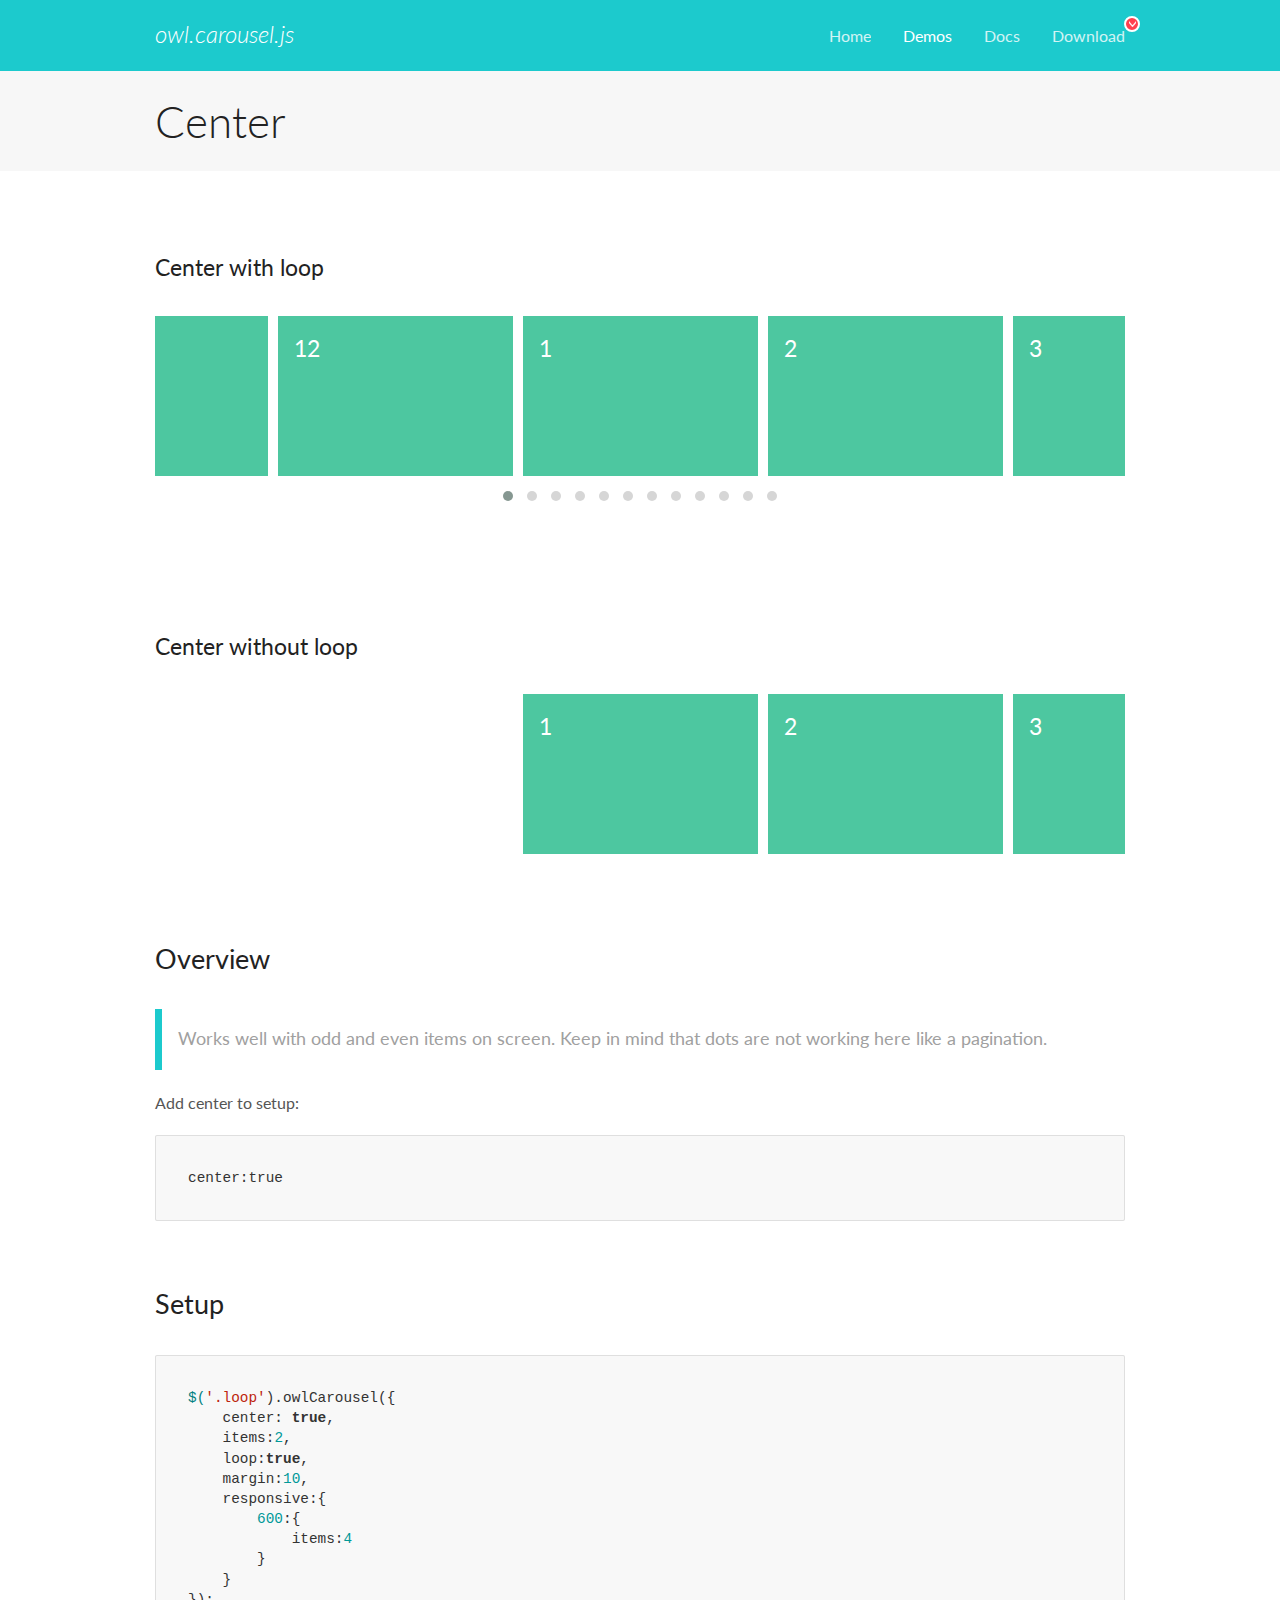
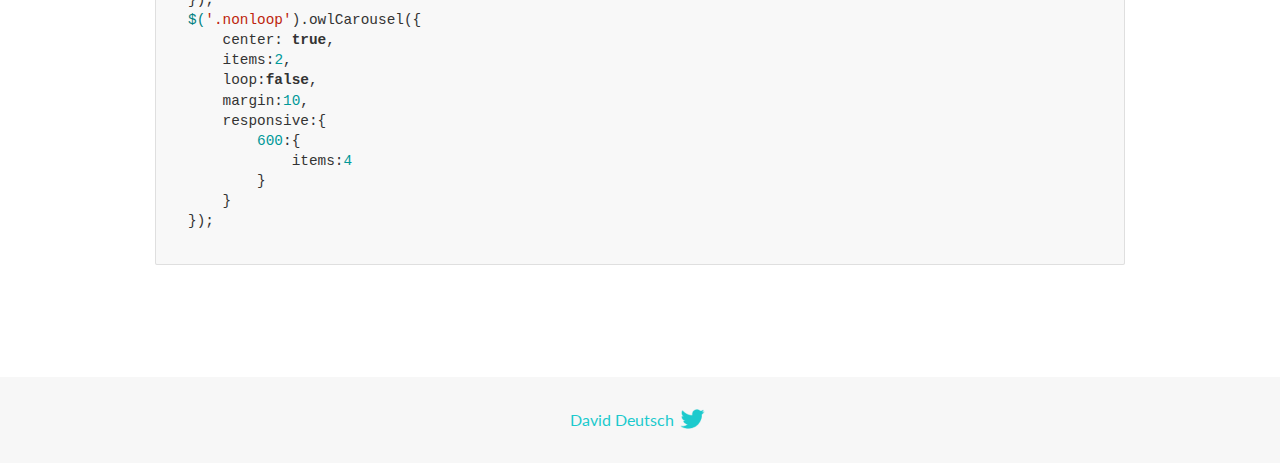
<file: assets/plugins/owl-carousel/docs/demos/center.html>
<!DOCTYPE html>
<html lang="en">
  <head>

    <!-- head -->
    <meta charset="utf-8">
    <meta name="msapplication-tap-highlight" content="no" />
    <meta name="viewport" content="width=device-width, initial-scale=1.0" />
    <meta name="description" content="Center carousel">
    <meta name="author" content="David Deutsch">
    <title>
      Center Demo | Owl Carousel | 2.3.4
    </title>

    <!-- Stylesheets -->
    <link href='https://fonts.googleapis.com/css?family=Lato:300,400,700,400italic,300italic' rel='stylesheet' type='text/css'>
    <link rel="stylesheet" href="../assets/css/docs.theme.min.css">

    <!-- Owl Stylesheets -->
    <link rel="stylesheet" href="../assets/owlcarousel/assets/owl.carousel.min.css">
    <link rel="stylesheet" href="../assets/owlcarousel/assets/owl.theme.default.min.css">

    <!-- HTML5 shim and Respond.js IE8 support of HTML5 elements and media queries -->

    <!--[if lt IE 9]>
      <script src="https://oss.maxcdn.com/libs/html5shiv/3.7.0/html5shiv.js"></script>
      <script src="https://oss.maxcdn.com/libs/respond.js/1.3.0/respond.min.js"></script>
    <![endif]-->

    <!-- Favicons -->
    <link rel="apple-touch-icon-precomposed" sizes="144x144" href="../assets/ico/apple-touch-icon-144-precomposed.png">
    <link rel="shortcut icon" href="../assets/ico/favicon.png">
    <link rel="shortcut icon" href="favicon.ico">

    <!-- Yeah i know js should not be in header. Its required for demos.-->

    <!-- javascript -->
    <script src="../assets/vendors/jquery.min.js"></script>
    <script src="../assets/owlcarousel/owl.carousel.js"></script>
  </head>
  <body>

    <!-- header -->
    <header class="header">
      <div class="row">
        <div class="large-12 columns">
          <div class="brand left">
            <h3>
              <a href="/OwlCarousel2/">owl.carousel.js</a> 
            </h3>
          </div>
          <a id="toggle-nav" class="right">
            <span></span> <span></span> <span></span> 
          </a> 
          <div class="nav-bar">
            <ul class="clearfix">
              <li> <a href="/OwlCarousel2/index.html">Home</a>  </li>
              <li class="active">
                <a href="/OwlCarousel2/demos/demos.html">Demos</a> 
              </li>
              <li> <a href="/OwlCarousel2/docs/started-welcome.html">Docs</a>  </li>
              <li>
                <a href="https://github.com/OwlCarousel2/OwlCarousel2/archive/2.3.4.zip">Download</a> 
                <span class="download"></span> 
              </li>
            </ul>
          </div>
        </div>
      </div>
    </header>

    <!-- title -->
    <section class="title">
      <div class="row">
        <div class="large-12 columns">
          <h1>Center</h1>
        </div>
      </div>
    </section>

    <!--  Demos -->
    <section id="demos">
      <div class="row">
        <div class="large-12 columns">
          <h4 id="center-with-loop">Center with loop</h4>
          <div class="loop owl-carousel owl-theme">
            <div class="item">
              <h4>1</h4>
            </div>
            <div class="item">
              <h4>2</h4>
            </div>
            <div class="item">
              <h4>3</h4>
            </div>
            <div class="item">
              <h4>4</h4>
            </div>
            <div class="item">
              <h4>5</h4>
            </div>
            <div class="item">
              <h4>6</h4>
            </div>
            <div class="item">
              <h4>7</h4>
            </div>
            <div class="item">
              <h4>8</h4>
            </div>
            <div class="item">
              <h4>9</h4>
            </div>
            <div class="item">
              <h4>10</h4>
            </div>
            <div class="item">
              <h4>11</h4>
            </div>
            <div class="item">
              <h4>12</h4>
            </div>
          </div>
          <br>
          <h4 id="center-without-loop">Center without loop</h4>
          <div class="nonloop owl-carousel">
            <div class="item">
              <h4>1</h4>
            </div>
            <div class="item">
              <h4>2</h4>
            </div>
            <div class="item">
              <h4>3</h4>
            </div>
            <div class="item">
              <h4>4</h4>
            </div>
            <div class="item">
              <h4>5</h4>
            </div>
            <div class="item">
              <h4>6</h4>
            </div>
            <div class="item">
              <h4>7</h4>
            </div>
            <div class="item">
              <h4>8</h4>
            </div>
            <div class="item">
              <h4>9</h4>
            </div>
            <div class="item">
              <h4>10</h4>
            </div>
            <div class="item">
              <h4>11</h4>
            </div>
            <div class="item">
              <h4>12</h4>
            </div>
          </div>
          <h3 id="overview">Overview</h3>
          <blockquote>
            <p>Works well with odd and even items on screen. Keep in mind that dots are not working here like a pagination.</p>
          </blockquote>
          <p>Add center to setup:</p>
          <pre><code>center:true</code></pre>
          <h3 id="setup">Setup</h3>
          <pre><code>$(&#39;.loop&#39;).owlCarousel({
    center: true,
    items:2,
    loop:true,
    margin:10,
    responsive:{
        600:{
            items:4
        }
    }
});
$(&#39;.nonloop&#39;).owlCarousel({
    center: true,
    items:2,
    loop:false,
    margin:10,
    responsive:{
        600:{
            items:4
        }
    }
});</code></pre>
          <script>
            jQuery(document).ready(function($) {
              $('.loop').owlCarousel({
                center: true,
                items: 2,
                loop: true,
                margin: 10,
                responsive: {
                  600: {
                    items: 4
                  }
                }
              });
              $('.nonloop').owlCarousel({
                center: true,
                items: 2,
                loop: false,
                margin: 10,
                responsive: {
                  600: {
                    items: 4
                  }
                }
              });
            });
          </script>
        </div>
      </div>
    </section>

    <!-- footer -->
    <footer class="footer">
      <div class="row">
        <div class="large-12 columns">
          <h5>
            <a href="/OwlCarousel2/docs/support-contact.html">David Deutsch</a> 
            <a id="custom-tweet-button" href="https://twitter.com/share?url=https://github.com/OwlCarousel2/OwlCarousel2&text=Owl Carousel - This is so awesome! " target="_blank"></a> 
          </h5>
        </div>
      </div>
    </footer>

    <!-- vendors -->
    <script src="../assets/vendors/highlight.js"></script>
    <script src="../assets/js/app.js"></script>
  </body>
</html>
</file>
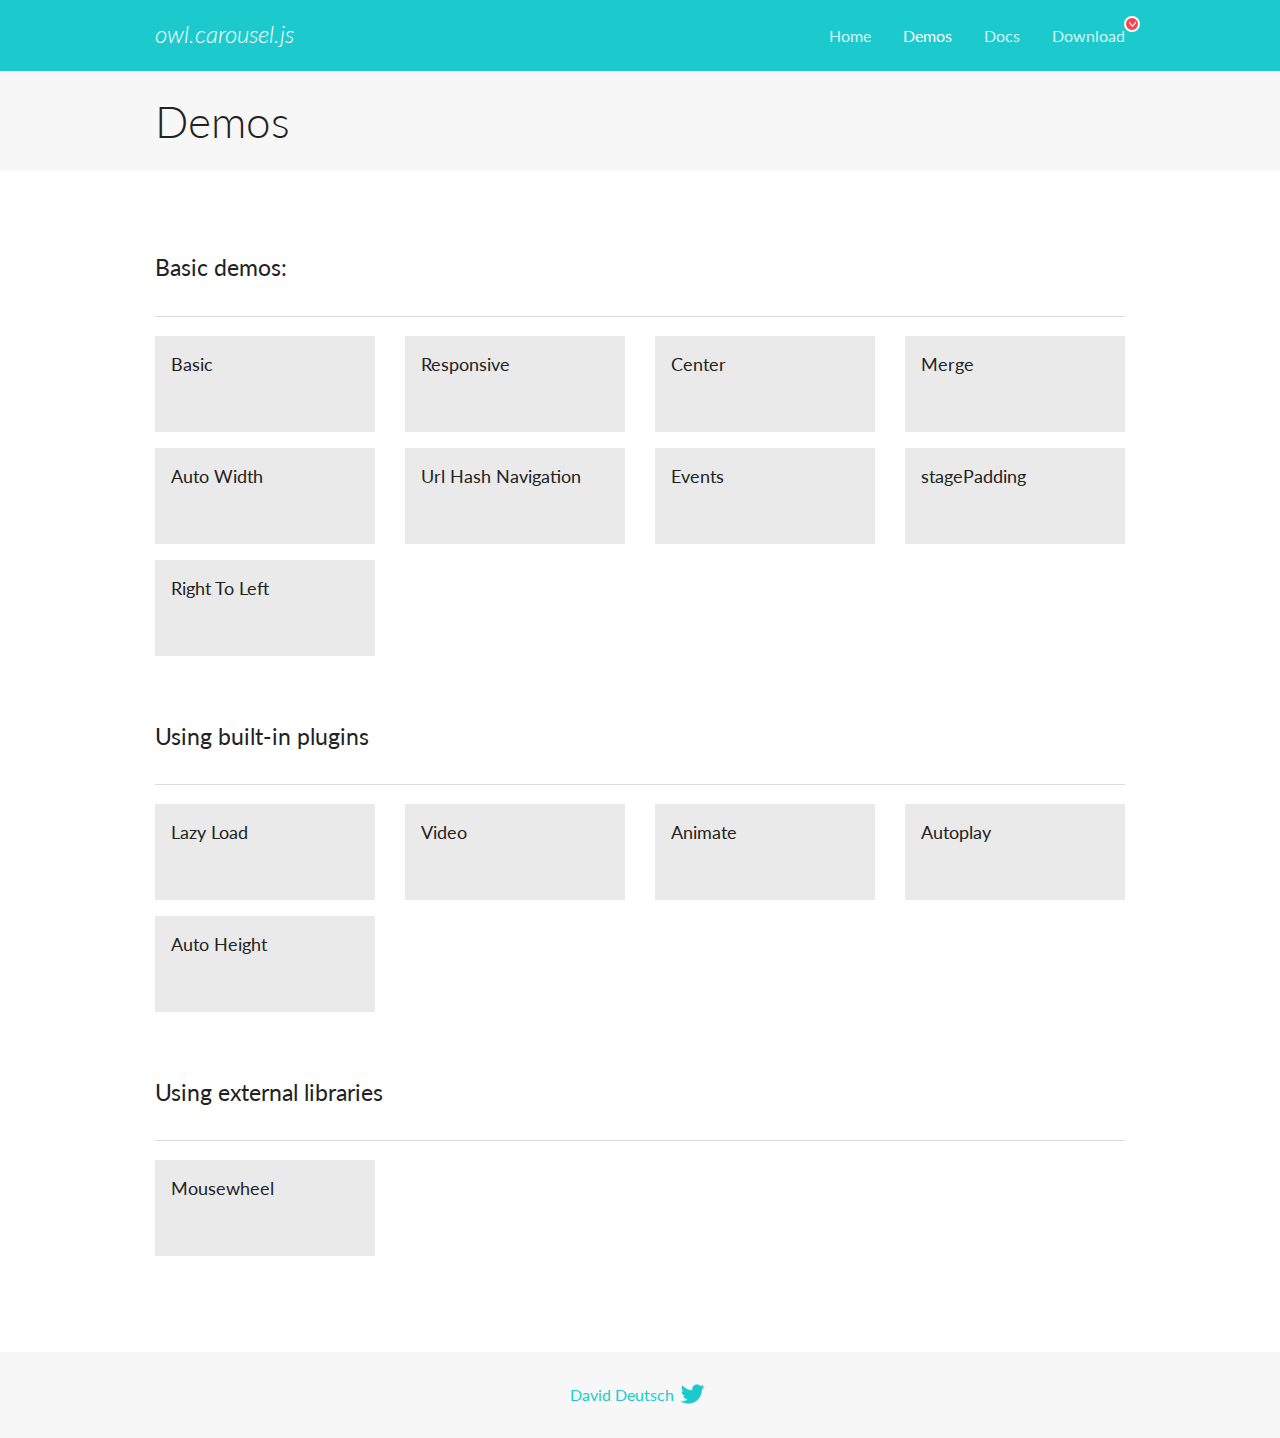
<file: assets/plugins/owl-carousel/docs/demos/demos.html>
<!DOCTYPE html>
<html lang="en">
  <head>

    <!-- head -->
    <meta charset="utf-8">
    <meta name="msapplication-tap-highlight" content="no" />
    <meta name="viewport" content="width=device-width, initial-scale=1.0" />
    <meta name="description" content="A list of Owl Carousel examples.">
    <meta name="author" content="David Deutsch">
    <title>
      Demos | Owl Carousel | 2.3.4
    </title>

    <!-- Stylesheets -->
    <link href='https://fonts.googleapis.com/css?family=Lato:300,400,700,400italic,300italic' rel='stylesheet' type='text/css'>
    <link rel="stylesheet" href="../assets/css/docs.theme.min.css">

    <!-- Owl Stylesheets -->
    <link rel="stylesheet" href="../assets/owlcarousel/assets/owl.carousel.min.css">
    <link rel="stylesheet" href="../assets/owlcarousel/assets/owl.theme.default.min.css">

    <!-- HTML5 shim and Respond.js IE8 support of HTML5 elements and media queries -->

    <!--[if lt IE 9]>
      <script src="https://oss.maxcdn.com/libs/html5shiv/3.7.0/html5shiv.js"></script>
      <script src="https://oss.maxcdn.com/libs/respond.js/1.3.0/respond.min.js"></script>
    <![endif]-->

    <!-- Favicons -->
    <link rel="apple-touch-icon-precomposed" sizes="144x144" href="../assets/ico/apple-touch-icon-144-precomposed.png">
    <link rel="shortcut icon" href="../assets/ico/favicon.png">
    <link rel="shortcut icon" href="favicon.ico">

    <!-- Yeah i know js should not be in header. Its required for demos.-->

    <!-- javascript -->
    <script src="../assets/vendors/jquery.min.js"></script>
    <script src="../assets/owlcarousel/owl.carousel.js"></script>
  </head>
  <body>

    <!-- header -->
    <header class="header">
      <div class="row">
        <div class="large-12 columns">
          <div class="brand left">
            <h3>
              <a href="/OwlCarousel2/">owl.carousel.js</a> 
            </h3>
          </div>
          <a id="toggle-nav" class="right">
            <span></span> <span></span> <span></span> 
          </a> 
          <div class="nav-bar">
            <ul class="clearfix">
              <li> <a href="/OwlCarousel2/index.html">Home</a>  </li>
              <li class="active">
                <a href="/OwlCarousel2/demos/demos.html">Demos</a> 
              </li>
              <li> <a href="/OwlCarousel2/docs/started-welcome.html">Docs</a>  </li>
              <li>
                <a href="https://github.com/OwlCarousel2/OwlCarousel2/archive/2.3.4.zip">Download</a> 
                <span class="download"></span> 
              </li>
            </ul>
          </div>
        </div>
      </div>
    </header>

    <!-- title -->
    <section class="title">
      <div class="row">
        <div class="large-12 columns">
          <h1>Demos</h1>
        </div>
      </div>
    </section>

    <!--  Demos -->
    <section id="demos">
      <div class="row">
        <div class="large-12 columns">
          <h4 id="basic-demos-">Basic demos:</h4>
          <hr>
          <div class="demo-list">
            <div class="row">
              <div class="small-6 medium-4 large-3 columns">
                <a href="basic.html" class="demo-block">
                  <h5>Basic </h5>
                </a> 
              </div>
              <div class="small-6 medium-4 large-3 columns">
                <a href="responsive.html" class="demo-block">
                  <h5>Responsive </h5>
                </a> 
              </div>
              <div class="small-6 medium-4 large-3 columns">
                <a href="center.html" class="demo-block">
                  <h5>Center </h5>
                </a> 
              </div>
              <div class="small-6 medium-4 large-3 columns">
                <a href="merge.html" class="demo-block">
                  <h5>Merge </h5>
                </a> 
              </div>
              <div class="small-6 medium-4 large-3 columns">
                <a href="autowidth.html" class="demo-block">
                  <h5>Auto Width </h5>
                </a> 
              </div>
              <div class="small-6 medium-4 large-3 columns">
                <a href="urlhashnav.html" class="demo-block">
                  <h5>Url Hash Navigation </h5>
                </a> 
              </div>
              <div class="small-6 medium-4 large-3 columns">
                <a href="events.html" class="demo-block">
                  <h5>Events </h5>
                </a> 
              </div>
              <div class="small-6 medium-4 large-3 columns">
                <a href="stagepadding.html" class="demo-block">
                  <h5>stagePadding </h5>
                </a> 
              </div>
              <div class="small-6 medium-4 large-3 columns">
                <a href="rtl.html" class="demo-block">
                  <h5>Right To Left </h5>
                </a> 
              </div>
            </div>
          </div>
          <h4 id="using-built-in-plugins">Using built-in plugins</h4>
          <hr>
          <div class="demo-list">
            <div class="row">
              <div class="small-6 medium-4 large-3 columns">
                <a href="lazyLoad.html" class="demo-block">
                  <h5>Lazy Load </h5>
                </a> 
              </div>
              <div class="small-6 medium-4 large-3 columns">
                <a href="video.html" class="demo-block">
                  <h5>Video </h5>
                </a> 
              </div>
              <div class="small-6 medium-4 large-3 columns">
                <a href="animate.html" class="demo-block">
                  <h5>Animate </h5>
                </a> 
              </div>
              <div class="small-6 medium-4 large-3 columns">
                <a href="autoplay.html" class="demo-block">
                  <h5>Autoplay </h5>
                </a> 
              </div>
              <div class="small-6 medium-4 large-3 columns">
                <a href="autoheight.html" class="demo-block">
                  <h5>Auto Height </h5>
                </a> 
              </div>
            </div>
          </div>
          <h4 id="using-external-libraries">Using external libraries</h4>
          <hr>
          <div class="demo-list">
            <div class="row">
              <div class="small-6 medium-4 large-3 columns">
                <a href="mousewheel.html" class="demo-block">
                  <h5>Mousewheel </h5>
                </a> 
              </div>
            </div>
          </div>
        </div>
      </div>
    </section>

    <!-- footer -->
    <footer class="footer">
      <div class="row">
        <div class="large-12 columns">
          <h5>
            <a href="/OwlCarousel2/docs/support-contact.html">David Deutsch</a> 
            <a id="custom-tweet-button" href="https://twitter.com/share?url=https://github.com/OwlCarousel2/OwlCarousel2&text=Owl Carousel - This is so awesome! " target="_blank"></a> 
          </h5>
        </div>
      </div>
    </footer>

    <!-- vendors -->
    <script src="../assets/vendors/highlight.js"></script>
    <script src="../assets/js/app.js"></script>
  </body>
</html>
</file>
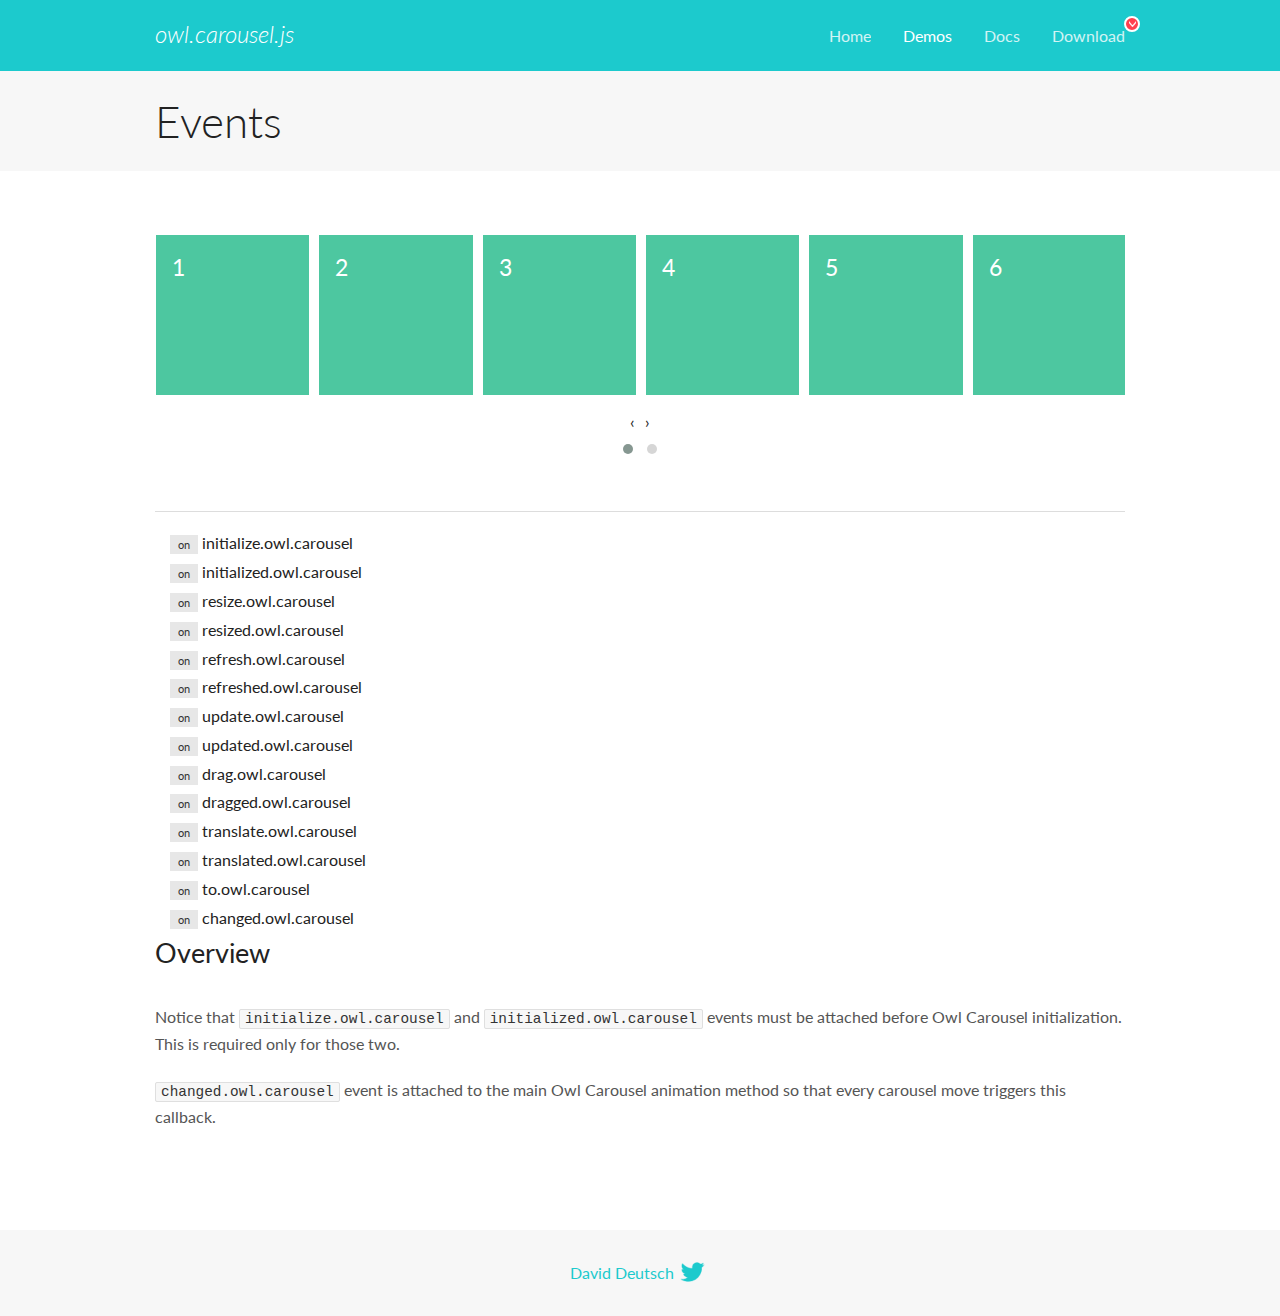
<file: assets/plugins/owl-carousel/docs/demos/events.html>
<!DOCTYPE html>
<html lang="en">
  <head>

    <!-- head -->
    <meta charset="utf-8">
    <meta name="msapplication-tap-highlight" content="no" />
    <meta name="viewport" content="width=device-width, initial-scale=1.0" />
    <meta name="description" content="Events usage demo">
    <meta name="author" content="David Deutsch">
    <title>
      Events Demo | Owl Carousel | 2.3.4
    </title>

    <!-- Stylesheets -->
    <link href='https://fonts.googleapis.com/css?family=Lato:300,400,700,400italic,300italic' rel='stylesheet' type='text/css'>
    <link rel="stylesheet" href="../assets/css/docs.theme.min.css">

    <!-- Owl Stylesheets -->
    <link rel="stylesheet" href="../assets/owlcarousel/assets/owl.carousel.min.css">
    <link rel="stylesheet" href="../assets/owlcarousel/assets/owl.theme.default.min.css">

    <!-- HTML5 shim and Respond.js IE8 support of HTML5 elements and media queries -->

    <!--[if lt IE 9]>
      <script src="https://oss.maxcdn.com/libs/html5shiv/3.7.0/html5shiv.js"></script>
      <script src="https://oss.maxcdn.com/libs/respond.js/1.3.0/respond.min.js"></script>
    <![endif]-->

    <!-- Favicons -->
    <link rel="apple-touch-icon-precomposed" sizes="144x144" href="../assets/ico/apple-touch-icon-144-precomposed.png">
    <link rel="shortcut icon" href="../assets/ico/favicon.png">
    <link rel="shortcut icon" href="favicon.ico">

    <!-- Yeah i know js should not be in header. Its required for demos.-->

    <!-- javascript -->
    <script src="../assets/vendors/jquery.min.js"></script>
    <script src="../assets/owlcarousel/owl.carousel.js"></script>
  </head>
  <body>

    <!-- header -->
    <header class="header">
      <div class="row">
        <div class="large-12 columns">
          <div class="brand left">
            <h3>
              <a href="/OwlCarousel2/">owl.carousel.js</a> 
            </h3>
          </div>
          <a id="toggle-nav" class="right">
            <span></span> <span></span> <span></span> 
          </a> 
          <div class="nav-bar">
            <ul class="clearfix">
              <li> <a href="/OwlCarousel2/index.html">Home</a>  </li>
              <li class="active">
                <a href="/OwlCarousel2/demos/demos.html">Demos</a> 
              </li>
              <li> <a href="/OwlCarousel2/docs/started-welcome.html">Docs</a>  </li>
              <li>
                <a href="https://github.com/OwlCarousel2/OwlCarousel2/archive/2.3.4.zip">Download</a> 
                <span class="download"></span> 
              </li>
            </ul>
          </div>
        </div>
      </div>
    </header>

    <!-- title -->
    <section class="title">
      <div class="row">
        <div class="large-12 columns">
          <h1>Events</h1>
        </div>
      </div>
    </section>

    <!--  Demos -->
    <section id="demos">
      <div class="row">
        <div class="large-12 columns">
          <div class="owl-carousel owl-theme">
            <div class="item">
              <h4>1</h4>
            </div>
            <div class="item">
              <h4>2</h4>
            </div>
            <div class="item">
              <h4>3</h4>
            </div>
            <div class="item">
              <h4>4</h4>
            </div>
            <div class="item">
              <h4>5</h4>
            </div>
            <div class="item">
              <h4>6</h4>
            </div>
            <div class="item">
              <h4>7</h4>
            </div>
            <div class="item">
              <h4>8</h4>
            </div>
            <div class="item">
              <h4>9</h4>
            </div>
            <div class="item">
              <h4>10</h4>
            </div>
            <div class="item">
              <h4>11</h4>
            </div>
            <div class="item">
              <h4>12</h4>
            </div>
          </div>
          <hr>
          <div class="large-12 columns callbacks">
            <div><span class="label secondary initialize">on</span>  initialize.owl.carousel </div>
            <div><span class="label secondary initialized">on</span>  initialized.owl.carousel </div>
            <div><span class="label secondary resize">on</span>  resize.owl.carousel </div>
            <div><span class="label secondary resized">on</span>  resized.owl.carousel </div>
            <div><span class="label secondary refresh">on</span>  refresh.owl.carousel </div>
            <div><span class="label secondary refreshed">on</span>  refreshed.owl.carousel </div>
            <div><span class="label secondary update">on</span>  update.owl.carousel </div>
            <div><span class="label secondary updated">on</span>  updated.owl.carousel </div>
            <div><span class="label secondary drag">on</span>  drag.owl.carousel </div>
            <div><span class="label secondary dragged">on</span>  dragged.owl.carousel </div>
            <div><span class="label secondary translate">on</span>  translate.owl.carousel </div>
            <div><span class="label secondary translated">on</span>  translated.owl.carousel </div>
            <div><span class="label secondary to">on</span>  to.owl.carousel </div>
            <div><span class="label secondary changed">on</span>  changed.owl.carousel </div>
          </div>
          <h3 id="overview">Overview</h3>
          <p>Notice that <code>initialize.owl.carousel</code> and <code>initialized.owl.carousel</code> events must be attached before Owl Carousel initialization. This is required only for those two.</p>
          <p><code>changed.owl.carousel</code> event is attached to the main Owl Carousel animation method so that every carousel move triggers this callback.</p>
          <script>
            jQuery(document).ready(function($) {
              var owl = $('.owl-carousel');
              owl.on('initialize.owl.carousel initialized.owl.carousel ' +
                'initialize.owl.carousel initialize.owl.carousel ' +
                'resize.owl.carousel resized.owl.carousel ' +
                'refresh.owl.carousel refreshed.owl.carousel ' +
                'update.owl.carousel updated.owl.carousel ' +
                'drag.owl.carousel dragged.owl.carousel ' +
                'translate.owl.carousel translated.owl.carousel ' +
                'to.owl.carousel changed.owl.carousel',
                function(e) {
                  $('.' + e.type)
                    .removeClass('secondary')
                    .addClass('success');
                  window.setTimeout(function() {
                    $('.' + e.type)
                      .removeClass('success')
                      .addClass('secondary');
                  }, 500);
                });
              owl.owlCarousel({
                loop: true,
                nav: true,
                lazyLoad: true,
                margin: 10,
                video: true,
                responsive: {
                  0: {
                    items: 1
                  },
                  600: {
                    items: 3
                  },
                  960: {
                    items: 5,
                  },
                  1200: {
                    items: 6
                  }
                }
              });
            });
          </script>
        </div>
      </div>
    </section>

    <!-- footer -->
    <footer class="footer">
      <div class="row">
        <div class="large-12 columns">
          <h5>
            <a href="/OwlCarousel2/docs/support-contact.html">David Deutsch</a> 
            <a id="custom-tweet-button" href="https://twitter.com/share?url=https://github.com/OwlCarousel2/OwlCarousel2&text=Owl Carousel - This is so awesome! " target="_blank"></a> 
          </h5>
        </div>
      </div>
    </footer>

    <!-- vendors -->
    <script src="../assets/vendors/highlight.js"></script>
    <script src="../assets/js/app.js"></script>
  </body>
</html>
</file>
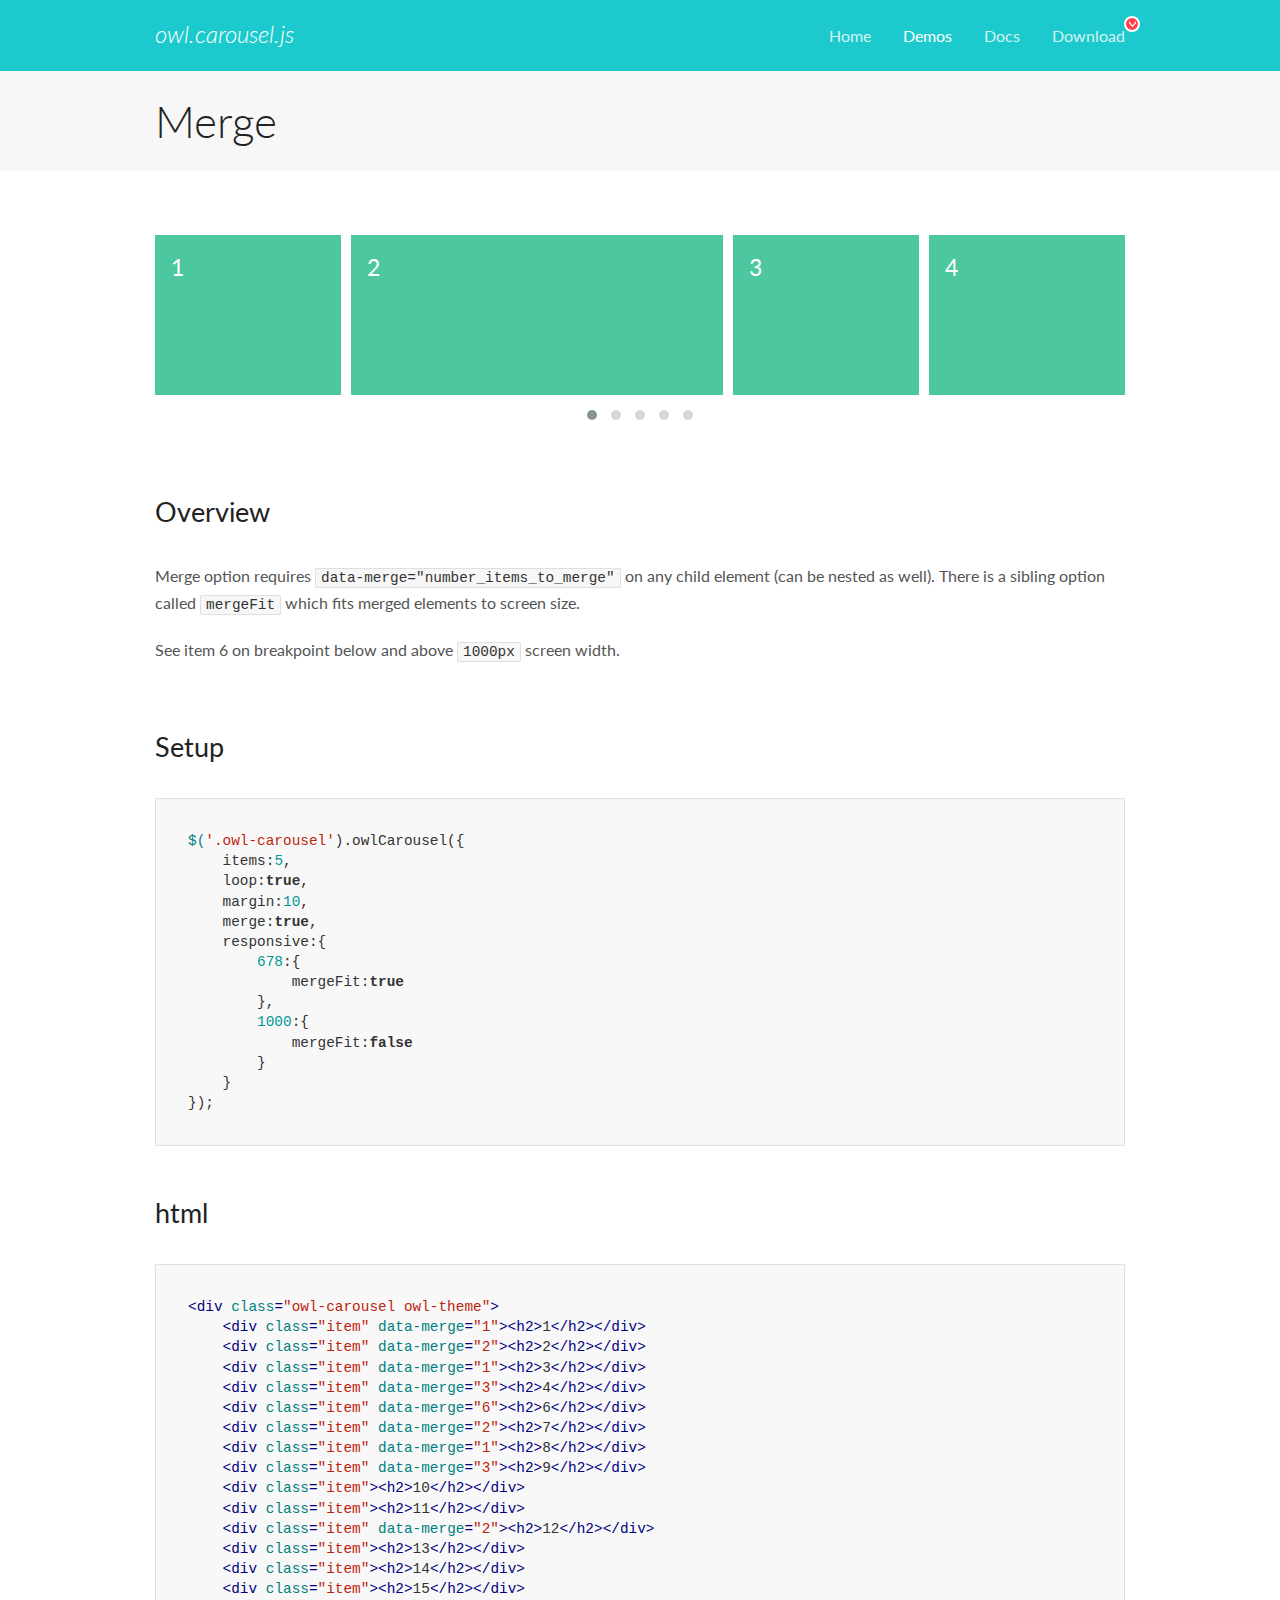
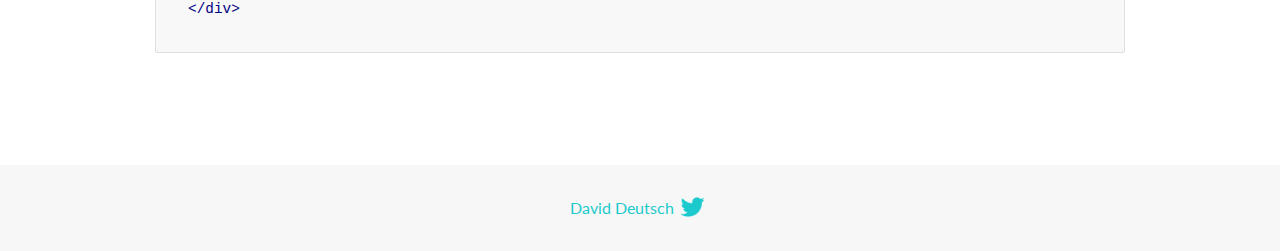
<file: assets/plugins/owl-carousel/docs/demos/merge.html>
<!DOCTYPE html>
<html lang="en">
  <head>

    <!-- head -->
    <meta charset="utf-8">
    <meta name="msapplication-tap-highlight" content="no" />
    <meta name="viewport" content="width=device-width, initial-scale=1.0" />
    <meta name="description" content="Merge Items">
    <meta name="author" content="David Deutsch">
    <title>
      Merge Demo | Owl Carousel | 2.3.4
    </title>

    <!-- Stylesheets -->
    <link href='https://fonts.googleapis.com/css?family=Lato:300,400,700,400italic,300italic' rel='stylesheet' type='text/css'>
    <link rel="stylesheet" href="../assets/css/docs.theme.min.css">

    <!-- Owl Stylesheets -->
    <link rel="stylesheet" href="../assets/owlcarousel/assets/owl.carousel.min.css">
    <link rel="stylesheet" href="../assets/owlcarousel/assets/owl.theme.default.min.css">

    <!-- HTML5 shim and Respond.js IE8 support of HTML5 elements and media queries -->

    <!--[if lt IE 9]>
      <script src="https://oss.maxcdn.com/libs/html5shiv/3.7.0/html5shiv.js"></script>
      <script src="https://oss.maxcdn.com/libs/respond.js/1.3.0/respond.min.js"></script>
    <![endif]-->

    <!-- Favicons -->
    <link rel="apple-touch-icon-precomposed" sizes="144x144" href="../assets/ico/apple-touch-icon-144-precomposed.png">
    <link rel="shortcut icon" href="../assets/ico/favicon.png">
    <link rel="shortcut icon" href="favicon.ico">

    <!-- Yeah i know js should not be in header. Its required for demos.-->

    <!-- javascript -->
    <script src="../assets/vendors/jquery.min.js"></script>
    <script src="../assets/owlcarousel/owl.carousel.js"></script>
  </head>
  <body>

    <!-- header -->
    <header class="header">
      <div class="row">
        <div class="large-12 columns">
          <div class="brand left">
            <h3>
              <a href="/OwlCarousel2/">owl.carousel.js</a> 
            </h3>
          </div>
          <a id="toggle-nav" class="right">
            <span></span> <span></span> <span></span> 
          </a> 
          <div class="nav-bar">
            <ul class="clearfix">
              <li> <a href="/OwlCarousel2/index.html">Home</a>  </li>
              <li class="active">
                <a href="/OwlCarousel2/demos/demos.html">Demos</a> 
              </li>
              <li> <a href="/OwlCarousel2/docs/started-welcome.html">Docs</a>  </li>
              <li>
                <a href="https://github.com/OwlCarousel2/OwlCarousel2/archive/2.3.4.zip">Download</a> 
                <span class="download"></span> 
              </li>
            </ul>
          </div>
        </div>
      </div>
    </header>

    <!-- title -->
    <section class="title">
      <div class="row">
        <div class="large-12 columns">
          <h1>Merge</h1>
        </div>
      </div>
    </section>

    <!--  Demos -->
    <section id="demos">
      <div class="row">
        <div class="large-12 columns">
          <div class="owl-carousel owl-theme">
            <div class="item" data-merge="1">
              <h4>1</h4>
            </div>
            <div class="item" data-merge="2">
              <h4>2</h4>
            </div>
            <div class="item" data-merge="1">
              <h4>3</h4>
            </div>
            <div class="item" data-merge="3">
              <h4>4</h4>
            </div>
            <div class="item" data-merge="6">
              <h4>6</h4>
            </div>
            <div class="item" data-merge="2">
              <h4>7</h4>
            </div>
            <div class="item" data-merge="1">
              <h4>8</h4>
            </div>
            <div class="item" data-merge="3">
              <h4>9</h4>
            </div>
            <div class="item">
              <h4>10</h4>
            </div>
            <div class="item">
              <h4>11</h4>
            </div>
            <div class="item" data-merge="2">
              <h4>12</h4>
            </div>
            <div class="item">
              <h4>13</h4>
            </div>
            <div class="item">
              <h4>14</h4>
            </div>
            <div class="item">
              <h4>15</h4>
            </div>
          </div>
          <h3 id="overview">Overview</h3>
          <p>Merge option requires <code>data-merge=&quot;number_items_to_merge&quot;</code> on any child element (can be nested as well). There is a sibling option called <code>mergeFit</code> which fits merged elements to screen size. </p>
          <p>See item 6 on breakpoint below and above <code>1000px</code> screen width.</p>
          <h3 id="setup">Setup</h3>
          <pre><code>$(&#39;.owl-carousel&#39;).owlCarousel({
    items:5,
    loop:true,
    margin:10,
    merge:true,
    responsive:{
        678:{
            mergeFit:true
        },
        1000:{
            mergeFit:false
        }
    }
});</code></pre>
          <h3 id="html">html</h3>
          <pre><code>&lt;div class=&quot;owl-carousel owl-theme&quot;&gt;
    &lt;div class=&quot;item&quot; data-merge=&quot;1&quot;&gt;&lt;h2&gt;1&lt;/h2&gt;&lt;/div&gt;
    &lt;div class=&quot;item&quot; data-merge=&quot;2&quot;&gt;&lt;h2&gt;2&lt;/h2&gt;&lt;/div&gt;
    &lt;div class=&quot;item&quot; data-merge=&quot;1&quot;&gt;&lt;h2&gt;3&lt;/h2&gt;&lt;/div&gt;
    &lt;div class=&quot;item&quot; data-merge=&quot;3&quot;&gt;&lt;h2&gt;4&lt;/h2&gt;&lt;/div&gt;
    &lt;div class=&quot;item&quot; data-merge=&quot;6&quot;&gt;&lt;h2&gt;6&lt;/h2&gt;&lt;/div&gt;
    &lt;div class=&quot;item&quot; data-merge=&quot;2&quot;&gt;&lt;h2&gt;7&lt;/h2&gt;&lt;/div&gt;
    &lt;div class=&quot;item&quot; data-merge=&quot;1&quot;&gt;&lt;h2&gt;8&lt;/h2&gt;&lt;/div&gt;
    &lt;div class=&quot;item&quot; data-merge=&quot;3&quot;&gt;&lt;h2&gt;9&lt;/h2&gt;&lt;/div&gt;
    &lt;div class=&quot;item&quot;&gt;&lt;h2&gt;10&lt;/h2&gt;&lt;/div&gt;
    &lt;div class=&quot;item&quot;&gt;&lt;h2&gt;11&lt;/h2&gt;&lt;/div&gt;
    &lt;div class=&quot;item&quot; data-merge=&quot;2&quot;&gt;&lt;h2&gt;12&lt;/h2&gt;&lt;/div&gt;
    &lt;div class=&quot;item&quot;&gt;&lt;h2&gt;13&lt;/h2&gt;&lt;/div&gt;
    &lt;div class=&quot;item&quot;&gt;&lt;h2&gt;14&lt;/h2&gt;&lt;/div&gt;
    &lt;div class=&quot;item&quot;&gt;&lt;h2&gt;15&lt;/h2&gt;&lt;/div&gt;
&lt;/div&gt;</code></pre>
          <script>
            $(document).ready(function() {
              $('.owl-carousel').owlCarousel({
                items: 5,
                loop: true,
                margin: 10,
                merge: true,
                responsive: {
                  678: {
                    mergeFit: true
                  },
                  1000: {
                    mergeFit: false
                  }
                }
              });
            })
          </script>
        </div>
      </div>
    </section>

    <!-- footer -->
    <footer class="footer">
      <div class="row">
        <div class="large-12 columns">
          <h5>
            <a href="/OwlCarousel2/docs/support-contact.html">David Deutsch</a> 
            <a id="custom-tweet-button" href="https://twitter.com/share?url=https://github.com/OwlCarousel2/OwlCarousel2&text=Owl Carousel - This is so awesome! " target="_blank"></a> 
          </h5>
        </div>
      </div>
    </footer>

    <!-- vendors -->
    <script src="../assets/vendors/highlight.js"></script>
    <script src="../assets/js/app.js"></script>
  </body>
</html>
</file>
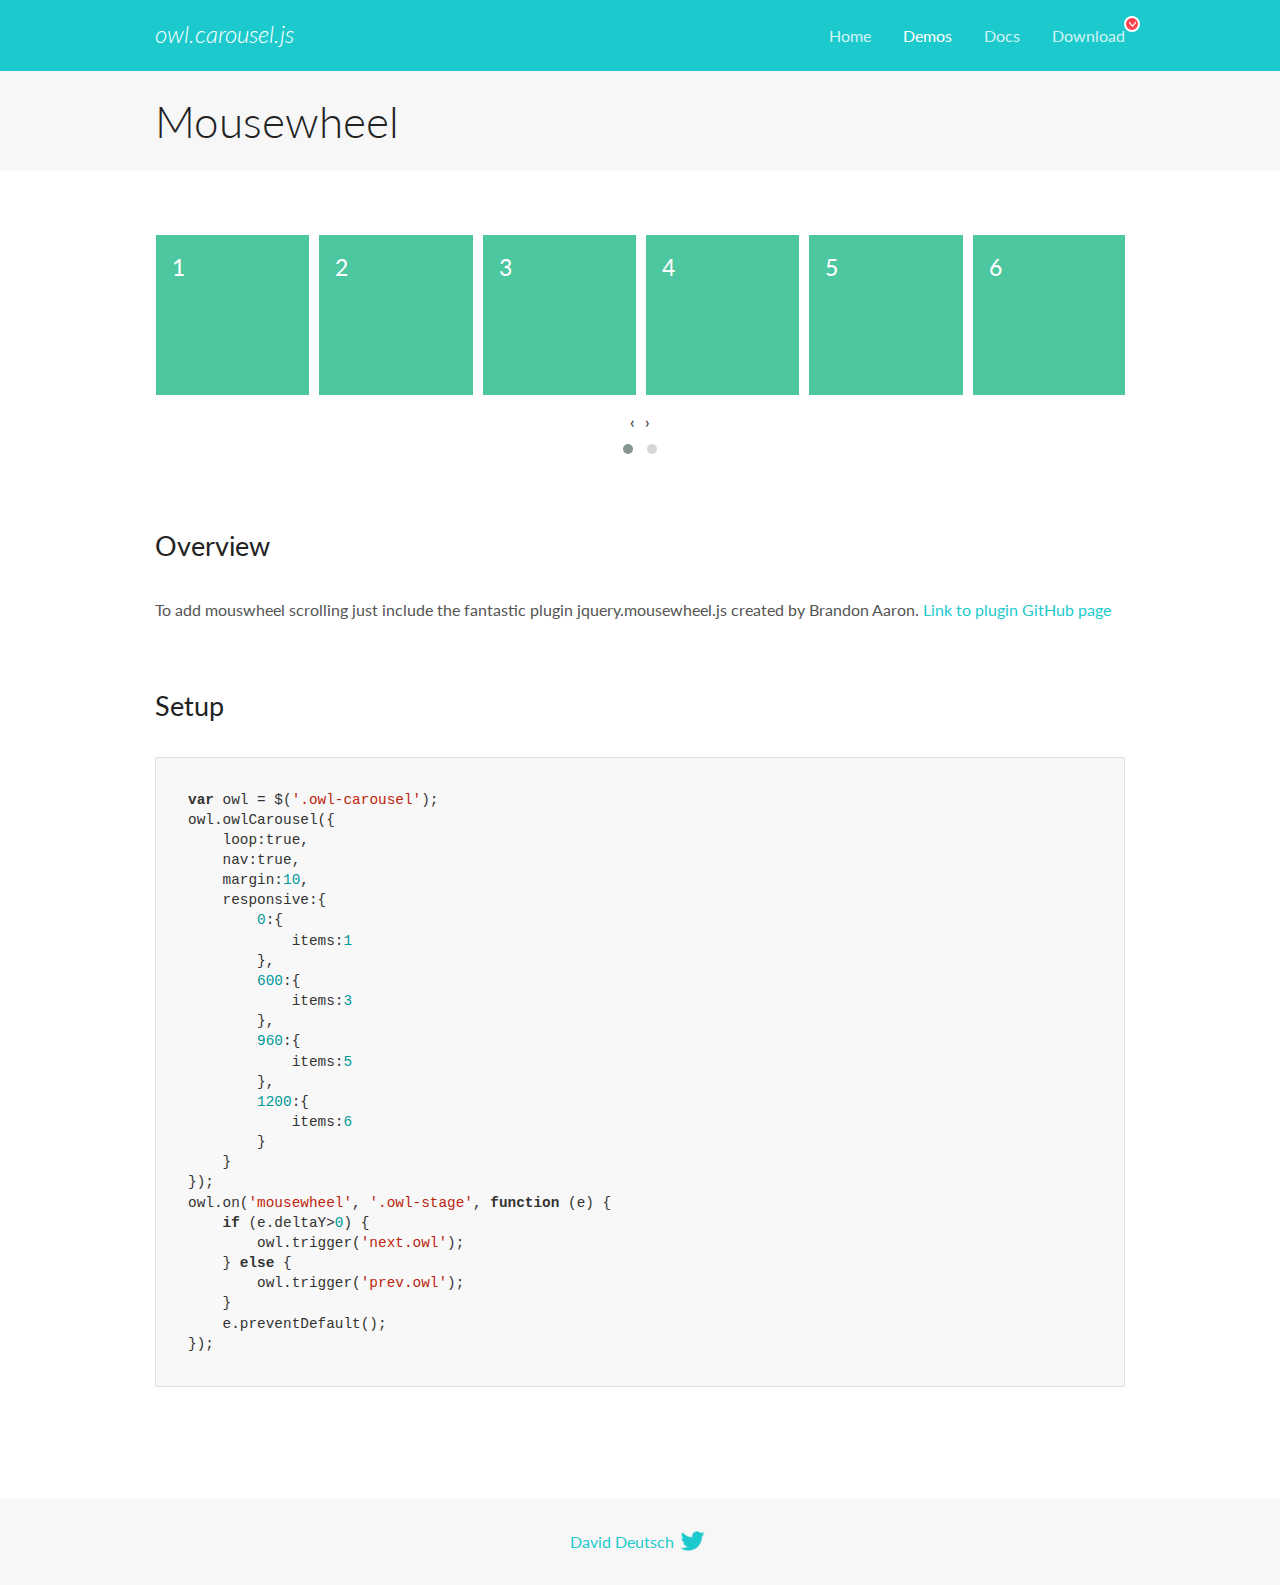
<file: assets/plugins/owl-carousel/docs/demos/mousewheel.html>
<!DOCTYPE html>
<html lang="en">
  <head>

    <!-- head -->
    <meta charset="utf-8">
    <meta name="msapplication-tap-highlight" content="no" />
    <meta name="viewport" content="width=device-width, initial-scale=1.0" />
    <meta name="description" content="Mousewheel usage demo">
    <meta name="author" content="David Deutsch">
    <title>
      Mousewheel Demo | Owl Carousel | 2.3.4
    </title>

    <!-- Stylesheets -->
    <link href='https://fonts.googleapis.com/css?family=Lato:300,400,700,400italic,300italic' rel='stylesheet' type='text/css'>
    <link rel="stylesheet" href="../assets/css/docs.theme.min.css">

    <!-- Owl Stylesheets -->
    <link rel="stylesheet" href="../assets/owlcarousel/assets/owl.carousel.min.css">
    <link rel="stylesheet" href="../assets/owlcarousel/assets/owl.theme.default.min.css">

    <!-- HTML5 shim and Respond.js IE8 support of HTML5 elements and media queries -->

    <!--[if lt IE 9]>
      <script src="https://oss.maxcdn.com/libs/html5shiv/3.7.0/html5shiv.js"></script>
      <script src="https://oss.maxcdn.com/libs/respond.js/1.3.0/respond.min.js"></script>
    <![endif]-->

    <!-- Favicons -->
    <link rel="apple-touch-icon-precomposed" sizes="144x144" href="../assets/ico/apple-touch-icon-144-precomposed.png">
    <link rel="shortcut icon" href="../assets/ico/favicon.png">
    <link rel="shortcut icon" href="favicon.ico">

    <!-- Yeah i know js should not be in header. Its required for demos.-->

    <!-- javascript -->
    <script src="../assets/vendors/jquery.min.js"></script>
    <script src="../assets/owlcarousel/owl.carousel.js"></script>
  </head>
  <body>

    <!-- header -->
    <header class="header">
      <div class="row">
        <div class="large-12 columns">
          <div class="brand left">
            <h3>
              <a href="/OwlCarousel2/">owl.carousel.js</a> 
            </h3>
          </div>
          <a id="toggle-nav" class="right">
            <span></span> <span></span> <span></span> 
          </a> 
          <div class="nav-bar">
            <ul class="clearfix">
              <li> <a href="/OwlCarousel2/index.html">Home</a>  </li>
              <li class="active">
                <a href="/OwlCarousel2/demos/demos.html">Demos</a> 
              </li>
              <li> <a href="/OwlCarousel2/docs/started-welcome.html">Docs</a>  </li>
              <li>
                <a href="https://github.com/OwlCarousel2/OwlCarousel2/archive/2.3.4.zip">Download</a> 
                <span class="download"></span> 
              </li>
            </ul>
          </div>
        </div>
      </div>
    </header>

    <!-- title -->
    <section class="title">
      <div class="row">
        <div class="large-12 columns">
          <h1>Mousewheel</h1>
        </div>
      </div>
    </section>

    <!--  Demos -->
    <section id="demos">
      <div class="row">
        <div class="large-12 columns">
          <div class="owl-carousel owl-theme">
            <div class="item">
              <h4>1</h4>
            </div>
            <div class="item">
              <h4>2</h4>
            </div>
            <div class="item">
              <h4>3</h4>
            </div>
            <div class="item">
              <h4>4</h4>
            </div>
            <div class="item">
              <h4>5</h4>
            </div>
            <div class="item">
              <h4>6</h4>
            </div>
            <div class="item">
              <h4>7</h4>
            </div>
            <div class="item">
              <h4>8</h4>
            </div>
            <div class="item">
              <h4>9</h4>
            </div>
            <div class="item">
              <h4>10</h4>
            </div>
            <div class="item">
              <h4>11</h4>
            </div>
            <div class="item">
              <h4>12</h4>
            </div>
          </div>
          <h3 id="overview">Overview</h3>
          <p>To add mouswheel scrolling just include the fantastic plugin jquery.mousewheel.js created by Brandon Aaron.
            <a href="https://github.com/brandonaaron/jquery-mousewheel">Link to plugin GitHub page</a> 
          </p>
          <h3 id="setup">Setup</h3>
          <pre><code>var owl = $(&#39;.owl-carousel&#39;);
owl.owlCarousel({
    loop:true,
    nav:true,
    margin:10,
    responsive:{
        0:{
            items:1
        },
        600:{
            items:3
        },            
        960:{
            items:5
        },
        1200:{
            items:6
        }
    }
});
owl.on(&#39;mousewheel&#39;, &#39;.owl-stage&#39;, function (e) {
    if (e.deltaY&gt;0) {
        owl.trigger(&#39;next.owl&#39;);
    } else {
        owl.trigger(&#39;prev.owl&#39;);
    }
    e.preventDefault();
});</code></pre>
          <script src="../assets/vendors/jquery.mousewheel.min.js"></script>
          <script>
            $(document).ready(function() {
              var owl = $('.owl-carousel');
              owl.owlCarousel({
                loop: true,
                nav: true,
                margin: 10,
                responsive: {
                  0: {
                    items: 1
                  },
                  600: {
                    items: 3
                  },
                  960: {
                    items: 5
                  },
                  1200: {
                    items: 6
                  }
                }
              });
              owl.on('mousewheel', '.owl-stage', function(e) {
                if (e.deltaY > 0) {
                  owl.trigger('next.owl');
                } else {
                  owl.trigger('prev.owl');
                }
                e.preventDefault();
              });
            })
          </script>
        </div>
      </div>
    </section>

    <!-- footer -->
    <footer class="footer">
      <div class="row">
        <div class="large-12 columns">
          <h5>
            <a href="/OwlCarousel2/docs/support-contact.html">David Deutsch</a> 
            <a id="custom-tweet-button" href="https://twitter.com/share?url=https://github.com/OwlCarousel2/OwlCarousel2&text=Owl Carousel - This is so awesome! " target="_blank"></a> 
          </h5>
        </div>
      </div>
    </footer>

    <!-- vendors -->
    <script src="../assets/vendors/highlight.js"></script>
    <script src="../assets/js/app.js"></script>
  </body>
</html>
</file>
<file: assets/styles/style.css>
* {
  font-family: 'Montserrat', sans-serif;
}

h1, h2, h3, h4, h5, h6 {
  font-family: 'Montserrat', sans-serif;
  font-weight: bold;
}

p, li {
  font-family: 'Poppins', sans-serif;
}

/******
Common
******/
.green {
  color: #80c552;
}

.bg-green {
  background-color: #80c552;
}

.bg-grey {
  background-color: #f1f1f1;
}

.bg-pink {
  background-color: #b03b94;
}

.black {
  color: #000;
}

.secondary {
  color: #06152f;
}

.bg-secondary {
  background-color: #06152f !important;
}

a.btn,
button.btn {
  font-family: 'Montserrat', sans-serif;
  font-weight: 500;
  border-radius: 0;
}

a.no-dec {
  text-decoration: none;
}

.text-uppercase {
  text-transform: capitalize;
}

.btn-success {
  background-color: #80c552;
  border-color: #80c552;
}

.btn-success:hover {
  background-color: #06152f;
  border-color: #06152f;
}

.mt-p-8 {
  margin-top: 0.8rem;
}

.inline-list {
  list-style: none;
  padding: 10px 0;
  margin: 0;
}

.inline-list li {
  font-family: 'Poppins', sans-serif;
  color: #fff;
  display: inline-block;
  margin-right: 20px;
  padding-right: 10px;
  border-right: 1px solid #fff;
}

@media (max-width: 37.5em) {
  .inline-list li {
    border-right: 1px solid transparent;
    margin-bottom: 10px;
  }
}

.inline-list li span {
  color: #06152f;
}

.inline-list li:last-child {
  border-right: 0;
}

.sale-list {
  list-style: none;
}

.sale-list li {
  padding: 10px 0;
  color: #fff;
  font-size: 1.2rem;
  font-weight: bold;
  border-bottom: 1px solid #2b384e;
}

nav .topbar {
  background: #f1f1f1;
}

.herobox {
  background: url("../images/bg-herobox.png");
  background-size: cover;
  background-position: bottom;
  color: #fff;
  min-height: 100vh;
  overflow: hidden;
  position: relative;
}

@media (max-width: 37.5em) {
  .herobox {
    min-height: unset;
    background-position: center;
  }
}

.herobox .container {
  height: 100vh;
}

@media (max-width: 37.5em) {
  .herobox .container {
    height: unset;
  }
}

@media (max-width: 37.5em) {
  .herobox .container .row .col-md-6 {
    padding: 40px 30px;
  }
}

.herobox h1 {
  font-weight: bold;
  font-size: 3rem;
}

.herobox h1 .thin {
  font-weight: 100;
  font-size: 2rem;
}

.herobox .btn {
  border: 1px solid #fff;
  border-radius: 0;
  color: #fff;
}

.herobox .btn:hover {
  background-color: #80c552;
  border-color: #80c552;
}

.herobox .btn-sale {
  position: absolute;
  bottom: -20%;
  right: 10%;
}

.herobox .btn-sale img {
  width: 400px;
}

@media (max-width: 37.5em) {
  .herobox .btn-sale img {
    display: none;
  }
}

.herobox-sub-page {
  background-color: #06152f;
}

.herobox-sub-page h1 {
  font-size: 3rem;
}

@media (max-width: 37.5em) {
  .herobox-sub-page h1 {
    font-size: 1.5rem;
  }
}

@media (max-width: 37.5em) {
  .herobox-sub-page .sale-list {
    display: none;
  }
}

.breadcrumb {
  color: #fff;
}

.breadcrumb .breadcrumb-item {
  font-size: 0.7rem;
}

.breadcrumb .breadcrumb-item a {
  text-decoration: none;
  color: #fff;
}

.breadcrumb .breadcrumb-item.active {
  color: #fff;
}

.breadcrumb .breadcrumb-item::before {
  color: #fff;
  -webkit-filter: brightness(0) invert(1);
          filter: brightness(0) invert(1);
}

#iconbar {
  padding: 50px 0;
}

#iconbar img {
  width: 50px;
  height: 50px;
  -o-object-fit: contain;
     object-fit: contain;
  margin-bottom: 10px;
}

#iconbar h3 {
  margin-bottom: 5px;
}

.brand-logo span {
  color: #fff;
  font-size: 0.8rem;
  margin-top: 1rem;
  font-weight: 500;
  display: block;
}

#header {
  background-color: #06152f;
  font-family: 'Poppins', sans-serif;
  font-weight: 500;
  font-size: 12px;
}

@media (max-width: 37.5em) {
  #header .desktop {
    display: none;
  }
}

#header .mobile {
  display: none;
  font-style: 'Poppins', sans-serif;
  font-weight: 500;
}

@media (max-width: 37.5em) {
  #header .mobile {
    display: block;
  }
}

#header .mobile .side-menu {
  background-color: #06152f;
  position: fixed;
  left: 0;
  top: 0;
  bottom: 0;
  right: 0;
  z-index: 999;
  padding: 20px;
  display: none;
  overflow: scroll;
}

#header .mobile .side-menu .brand-logo {
  width: 250px;
}

#header .mobile .side-menu .navbar-nav .nav-item .nav-link {
  color: #fff;
  font-size: 1rem;
}

#header .mobile .side-menu .navbar-nav .nav-item.c-dropdown .c-dropdown-toggle:after {
  display: inline-block;
  margin-left: 0.255em;
  vertical-align: 0.255em;
  content: "";
  border-top: 0.3em solid;
  border-right: 0.3em solid transparent;
  border-bottom: 0;
  border-left: 0.3em solid transparent;
}

#header .mobile .side-menu .navbar-nav .nav-item.c-dropdown .c-dropdown-menu {
  background-color: #06152f;
  position: fixed;
  height: 100vh;
  overflow-y: auto;
  left: 0;
  right: 0;
  top: 22%;
  bottom: 0;
  display: none;
}

#header .mobile .side-menu .navbar-nav .nav-item.c-dropdown .c-dropdown-menu.show {
  -webkit-transform: unset !important;
          transform: unset !important;
}

#header .mobile .side-menu .navbar-nav .nav-item.c-dropdown .c-dropdown-menu .c-dropdwon-items {
  list-style: none;
  padding: 0;
  margin: 0;
}

#header .mobile .side-menu .navbar-nav .nav-item.c-dropdown .c-dropdown-menu .c-dropdwon-items .dropdown-item .dropdown-link {
  text-decoration: none;
  color: #fff;
  font-size: 1rem;
}

#header .brand-logo {
  padding: 20px;
}

#header #topbar {
  background-color: #f1f1f1;
  width: 100%;
  height: 50%;
}

#header #topbar nav a {
  text-decoration: none;
  color: #06152f;
}

#header #topbar nav a span.count {
  background-color: #80c552;
  color: #fff;
  width: 20px;
  height: 20px;
  display: inline-block;
  line-height: 20px;
  text-align: center;
  border-radius: 45px;
}

#header #topbar .cta {
  text-decoration: none;
  color: #06152f;
  font-size: 1rem;
}

#header #mainnav {
  background-color: #fff;
  width: 100%;
  height: 50%;
  font-size: 0.8rem;
}

#header #mainnav .navbar-nav {
  -webkit-box-orient: horizontal;
  -webkit-box-direction: normal;
      -ms-flex-direction: row;
          flex-direction: row;
  height: 100%;
}

#header #mainnav .navbar-nav .nav-item .nav-link {
  color: #474c5b;
  height: 100%;
  display: -webkit-box;
  display: -ms-flexbox;
  display: flex;
  -webkit-box-align: center;
      -ms-flex-align: center;
          align-items: center;
}

#header #mainnav .navbar-nav .nav-item .nav-link.dropdown-toggle {
  text-align: center;
  padding: 0 10px;
}

#header #mainnav .navbar-nav .nav-item.cta .nav-link {
  margin: 0;
  padding: 0 20px;
}

#header #mainnav .navbar-nav .nav-item.dropdown {
  position: unset;
}

#header #mainnav .navbar-nav .nav-item.dropdown .nav-link.show {
  background-color: #06152f;
  color: #fff;
}

#header #mainnav .navbar-nav .nav-item.dropdown .dropdown-menu {
  width: 100%;
  border: 0;
  background-color: #06152f;
  border-radius: 0;
  top: -1% !important;
}

#header #mainnav .navbar-nav .nav-item.dropdown .dropdown-menu ul.dropdwon-items {
  list-style: none;
  margin: 0;
  padding: 0;
}

#header #mainnav .navbar-nav .nav-item.dropdown .dropdown-menu ul.dropdwon-items li.dropdown-item {
  margin: 0;
  padding: 0;
  margin-top: 20px;
}

#header #mainnav .navbar-nav .nav-item.dropdown .dropdown-menu ul.dropdwon-items li.dropdown-item:hover {
  background-color: unset;
}

#header #mainnav .navbar-nav .nav-item.dropdown .dropdown-menu ul.dropdwon-items li.dropdown-item .dropdown-link {
  text-decoration: none;
  color: #fff;
}

#header #mainnav .navbar-nav .nav-item.dropdown .dropdown-menu ul.promotion {
  list-style: none;
}

#header #mainnav .navbar-nav .nav-item.dropdown .dropdown-menu ul.promotion li {
  margin: 0;
  padding: 0;
  margin-bottom: 2rem;
  font-size: 1.2rem;
  font-weight: bold;
  line-height: 1.2rem;
  border-bottom: 1px solid #2b384e;
  padding-bottom: 1rem;
}

#header #mainnav .navbar-nav .nav-item.dropdown .dropdown-menu ul.promotion li:nth-child(1), #header #mainnav .navbar-nav .nav-item.dropdown .dropdown-menu ul.promotion li:nth-child(2) {
  border-bottom: 0;
  padding-bottom: 0;
}

#header #mainnav .navbar-nav .nav-item.dropdown .dropdown-menu ul.promotion li.divider div {
  width: 100%;
  height: 5px;
  background-color: #2b384e;
}

#header #mainnav .cta a {
  background-color: #80c552;
  text-decoration: none;
  color: #fff;
  width: 100%;
  text-align: center;
  text-align: center;
  display: block;
  height: 100%;
}

#learning-provider .col-md-6 {
  padding: 5rem 3rem;
}

#learning-provider .col-bg-image {
  background: url("../images/bg-1.png");
  background-size: cover;
  background-position: center;
}

#navigation-cards h3 {
  font-size: 2rem;
  font-weight: bold;
}

#navigation-cards .row .col-md-8 h3 {
  font-size: 2.5rem;
}

#navigation-cards .row .col-md-8 .service-card,
#navigation-cards .row .col-md-4 .service-card {
  margin: auto;
}

@media (max-width: 37.5em) {
  #navigation-cards .row .col-md-8 .service-card,
  #navigation-cards .row .col-md-4 .service-card {
    margin: 8px 20px;
  }
}

@media (max-width: 37.5em) {
  #navigation-cards .row .col-md-8,
  #navigation-cards .row .col-md-4 {
    margin: 10px 0;
    padding: 0;
  }
}

.banner-green {
  background-image: url("../images/banner-4.png");
  background-size: cover;
}

.bg-green-img {
  background-image: url("../images/banner-3.png");
  background-repeat: no-repeat;
  background-size: contain;
  background-position: right;
}

@media (max-width: 37.5em) {
  .bg-green-img {
    background-position: bottom;
  }
}

#brand-logos h2,
#learning-provider-brand-logos h2 {
  font-size: 1rem;
  font-weight: normal;
}

#brand-logos .owl-carousel .item img,
#learning-provider-brand-logos .owl-carousel .item img {
  height: 100px;
  width: 200px;
  -o-object-fit: contain;
     object-fit: contain;
}

#brand-logos .owl-carousel .owl-nav,
#learning-provider-brand-logos .owl-carousel .owl-nav {
  position: absolute;
  top: 0;
  width: 100%;
}

#brand-logos .owl-carousel .owl-nav .owl-prev,
#learning-provider-brand-logos .owl-carousel .owl-nav .owl-prev {
  float: left;
  font-size: 2rem;
}

#brand-logos .owl-carousel .owl-nav .owl-next,
#learning-provider-brand-logos .owl-carousel .owl-nav .owl-next {
  float: right;
  font-size: 2rem;
}

#testimonials {
  background-color: #b03b94;
  color: #fff;
  padding: 4rem 0;
}

@media (max-width: 37.5em) {
  #testimonials {
    padding: 1rem 0;
  }
}

#testimonials .carousel-inner {
  padding-left: 10rem;
  padding-right: 10rem;
}

@media (max-width: 37.5em) {
  #testimonials .carousel-inner {
    padding-left: 30px;
    padding-right: 30px;
  }
}

#testimonials .carousel-control-next,
#testimonials .carousel-control-prev {
  width: 5%;
}

#testimonials .carousel-item i {
  font-size: 5rem;
}

#testimonials .carousel-item p.content {
  font-family: 'Montserrat', sans-serif;
  font-size: 1.5rem;
  font-weight: bold;
}

@media (max-width: 37.5em) {
  #testimonials .carousel-item p.content {
    font-size: 1rem;
    font-weight: normal;
  }
}

@media (max-width: 37.5em) {
  #why-choose-aec {
    margin: 0 !important;
  }
}

@media (max-width: 37.5em) {
  #why-choose-aec h2 {
    text-align: center;
    margin: 20px 0 !important;
  }
}

@media (max-width: 37.5em) {
  #why-choose-aec .col-md-4 {
    padding: 0;
  }
}

#why-choose-aec .content-box img {
  width: 50px;
  height: 50px;
  -o-object-fit: contain;
     object-fit: contain;
  margin-bottom: 1rem;
}

#contact-us .form-control {
  border-radius: 0;
  padding: 10px;
}

@media (max-width: 37.5em) {
  #contact-us .form-control {
    margin-bottom: 1rem;
  }
}

#contact-us .custom-form-control {
  position: relative;
}

#contact-us .custom-form-control span {
  position: absolute;
  right: 0;
  top: 0;
  bottom: 0;
  color: #fff;
  margin: 0.3rem;
  background-color: grey;
  width: 40px;
  line-height: 40px;
  text-align: center;
}

#nec {
  text-align: center;
}

@media (max-width: 37.5em) {
  #nec img {
    width: 200px;
  }
}

.social-icons {
  list-style: none;
  margin: 0;
  padding: 0;
}

.social-icons li {
  display: inline-block;
  margin-right: 5px;
}

.social-icons li a {
  display: block;
  text-decoration: none;
  color: #06152f;
  background-color: #fff;
  font-size: 1.2rem;
  height: 40px;
  width: 40px;
  line-height: 40px;
  border-radius: 45px;
  text-align: center;
}

.social-icons li a:hover {
  background-color: #80c552;
  color: #fff;
}

.service-card .d-flex img {
  width: 50px;
}

.contact-list {
  list-style: none;
  margin: 0;
  padding: 0;
}

.contact-list li {
  margin: 0;
  padding: 0;
  margin-bottom: 10px;
  color: #fff;
}

.contact-list li a {
  text-decoration: none;
  color: #fff;
}

.gradient-icon i {
  background: -webkit-linear-gradient(#dd3478, #8353a3);
  -webkit-background-clip: text;
  -webkit-text-fill-color: transparent;
}

form .custom-control {
  position: relative;
}

form .custom-control select {
  width: 250px;
  border-radius: 0;
  padding: 10px;
}

form .custom-control .icon {
  position: absolute;
  right: 5%;
  top: 20%;
}

@media (max-width: 37.5em) {
  form .custom-control .icon {
    right: 15%;
  }
}

form .d-flex .flex-item {
  margin: 10px;
}

.bg-banner-1 {
  background-image: url("../images/banner-1.png");
  background-repeat: no-repeat;
  background-size: contain;
  background-position: right;
}

@media (max-width: 37.5em) {
  .bg-banner-1 {
    background-position: center;
    background-size: cover;
  }
}

#search-filter {
  background-image: url("../images/banner-2.png");
  background-repeat: no-repeat;
  background-size: cover;
  background-position: right;
}

@media (max-width: 37.5em) {
  #search-filter form .seacrh-form {
    -webkit-box-orient: vertical;
    -webkit-box-direction: normal;
        -ms-flex-direction: column;
            flex-direction: column;
  }
}

.promotion-card {
  background-color: #06152f;
  padding: 20px;
}

.promotion-card p {
  margin: 0;
  font-size: 1.3rem;
  font-weight: bold;
}

#steps .nav .nav-item .nav-link {
  background-color: #06152f;
  color: #fff;
  text-decoration: none;
  padding: 20px;
  margin: 0 2px;
  border-radius: 0;
  border: 3px solid #fff;
}

#steps .nav .nav-item .nav-link.active {
  background-color: #445063;
  border-width: 1px;
}

#steps .tab-content {
  padding: 0 3px;
}

#steps .tab-content .tab-pane.active {
  background-color: #445063;
}

.exams-table {
  padding: 0 3rem;
  margin-bottom: 10px;
}

@media (max-width: 37.5em) {
  .exams-table {
    padding: 0;
    margin-bottom: 30px;
  }
}

.exams-table .table-header .flex-item {
  background-color: #e0e0e0;
  font-weight: bold;
  text-transform: capitalize;
}

.exams-table .table-header .flex-item.cart {
  background-color: #b03b94;
  color: #fff;
  font-size: 0.8rem;
  width: 100px;
  line-height: 0.7rem;
}

.exams-table .table-row {
  cursor: pointer;
}

.exams-table .table-row .flex-item {
  background-color: #f3f3f3;
  font-size: 0.8rem;
}

.exams-table .table-row:nth-child(odd) .flex-item {
  background-color: #fff;
}

.exams-table .table-row.active .flex-item, .exams-table .table-row:hover .flex-item {
  background-color: #e7c4df;
}

.exams-table .flex-item {
  padding: 10px;
  font-weight: normal;
  width: 18%;
  text-align: center;
}

.exams-table .flex-item:first-child {
  width: 45%;
  text-align: left;
}

.exams-table .flex-item.cart {
  width: 100px;
}

.exams-table .flex-item.cart a {
  margin: auto;
  text-decoration: none;
  color: #000;
}

.round-icon {
  width: 20px;
  height: 20px;
  display: block;
  line-height: 20px;
  text-decoration: none;
  color: #fff;
  border: 1px solid #fff;
  border-radius: 45px;
  text-align: center;
  font-size: 1rem;
  text-decoration: none;
}

.round-icon.dark {
  color: #000;
  border-color: #000;
}

.round-icon.dark i {
  color: #000;
}

.checkout-card {
  background-color: #445063;
  border: 0;
  border-radius: 0;
}

.checkout-card .card-body {
  padding: 20px;
}

.checkout-card .card-body .card-title h2 {
  font-size: 1.5rem;
}

.checkout-card .card-body .item-list-box .label {
  font-size: 1rem;
  color: #fff;
}

.checkout-card .card-body .item-list-box .item-list {
  list-style: none;
  padding: 0;
  margin: 0;
}

.checkout-card .card-body .item-list-box .item-list li {
  padding: 0;
  margin: 10px 0;
  color: #fff;
}

.checkout-card .card-body .d-flex .flex-item:first-child {
  width: 200px;
}

.checkout-card .card-body .btn-success {
  font-size: 0.9rem;
}

@media (max-width: 37.5em) {
  footer {
    padding: 20px;
  }
}

footer h3 {
  font-size: 1.5rem;
}

footer .brand-logo {
  width: 80%;
}

footer .brand-logo img {
  width: 150px;
}

@media (max-width: 37.5em) {
  footer .brand-logo img {
    width: 150px;
  }
}

@media (max-width: 37.5em) {
  footer .brand-logo {
    width: 70%;
  }
}

@media (max-width: 37.5em) {
  footer .brand,
  footer .brand-logo,
  footer .social-icons {
    text-align: center;
  }
}

footer ul.links {
  list-style: none;
  margin: 0;
  padding: 0;
}

footer ul.links li {
  margin-bottom: 5px;
}

footer ul.links li a {
  text-decoration: none;
  color: #fff;
  font-size: 1rem;
}

footer ul.links li a:hover {
  color: #80c552;
}
/*# sourceMappingURL=style.css.map */
</file>
